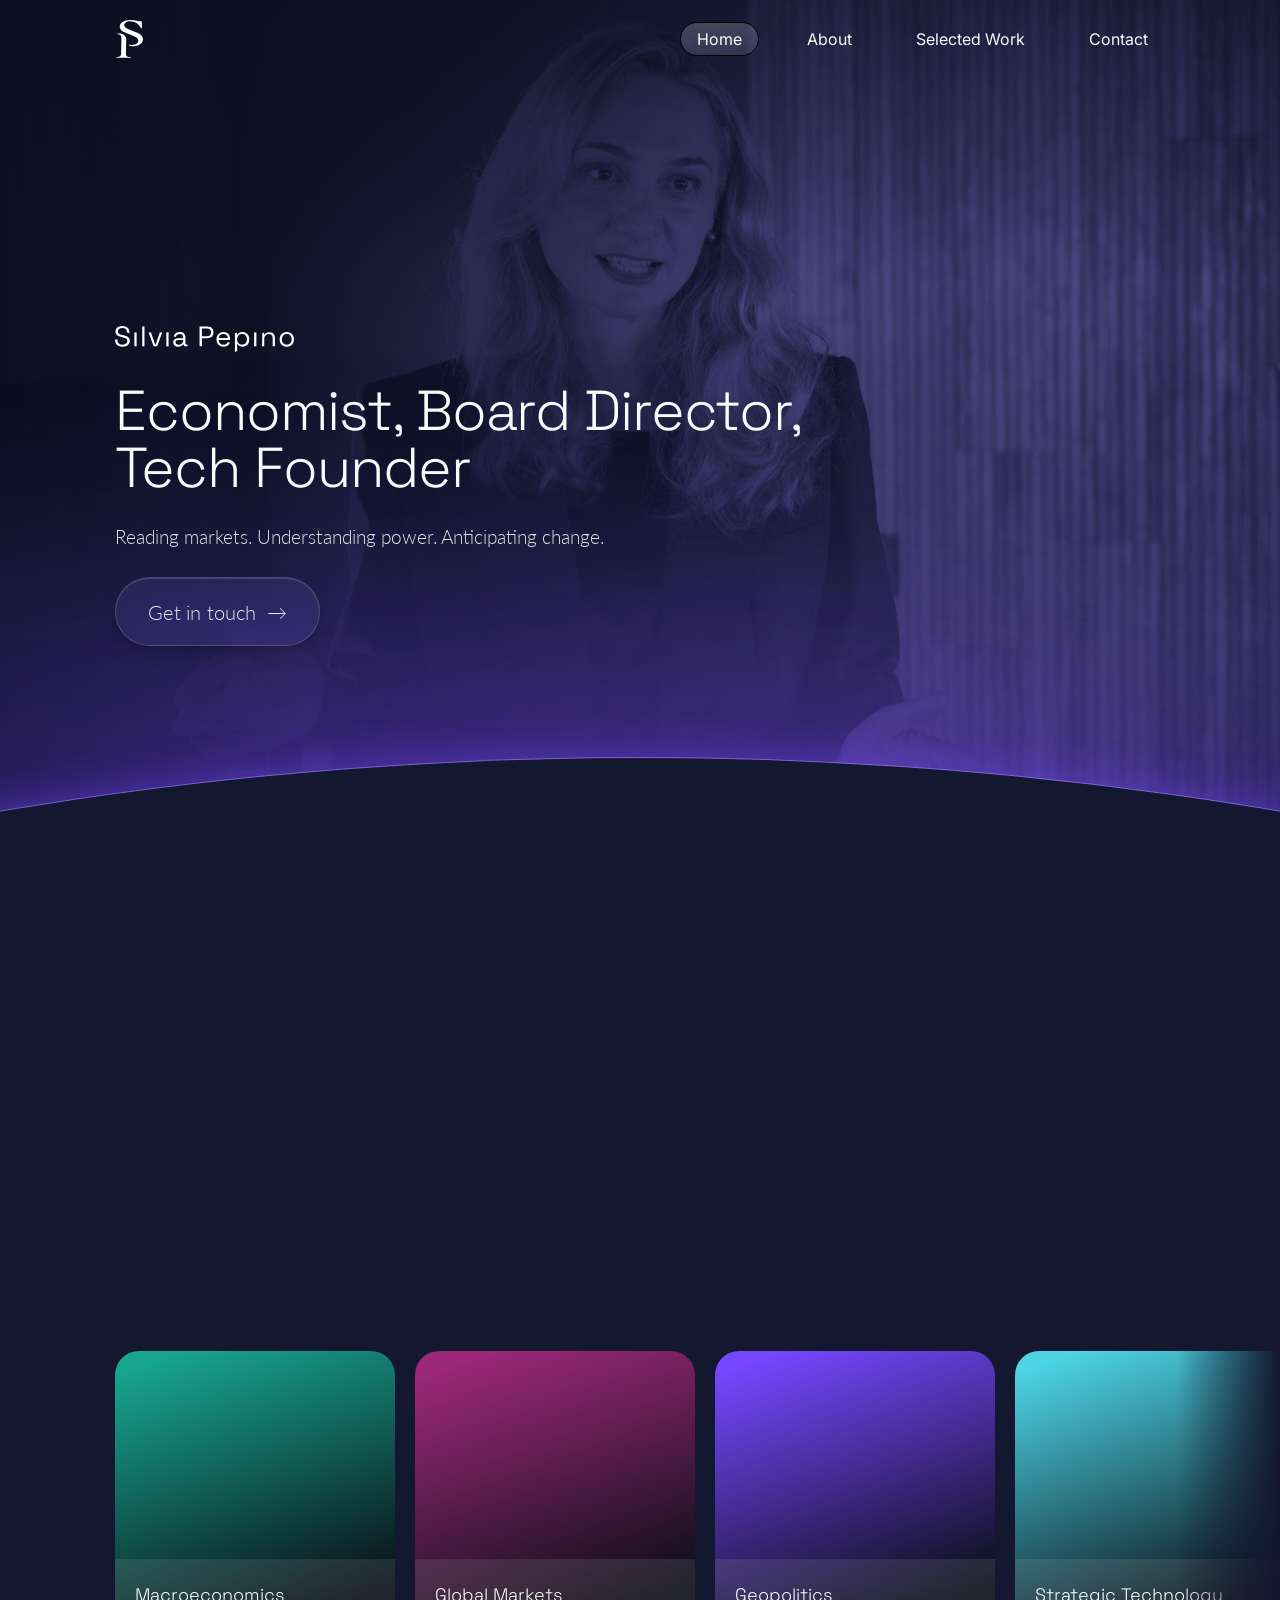
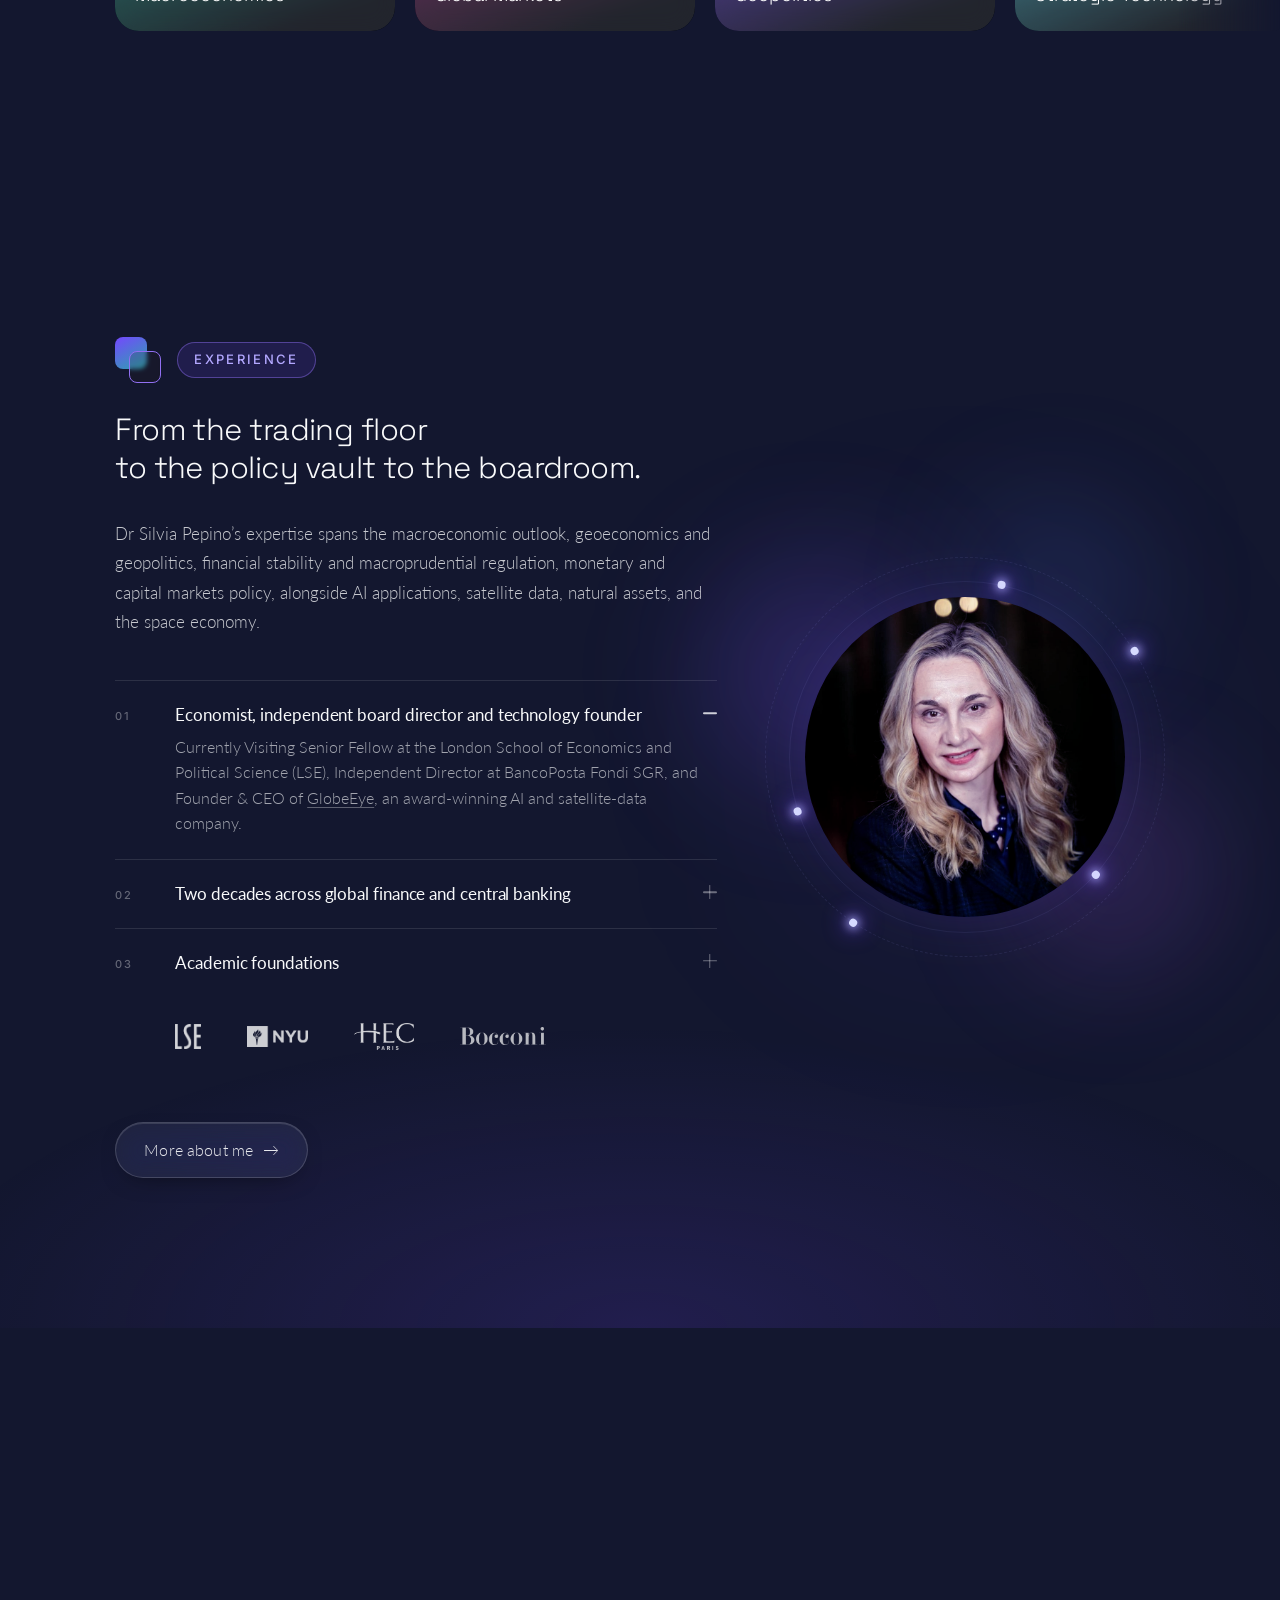
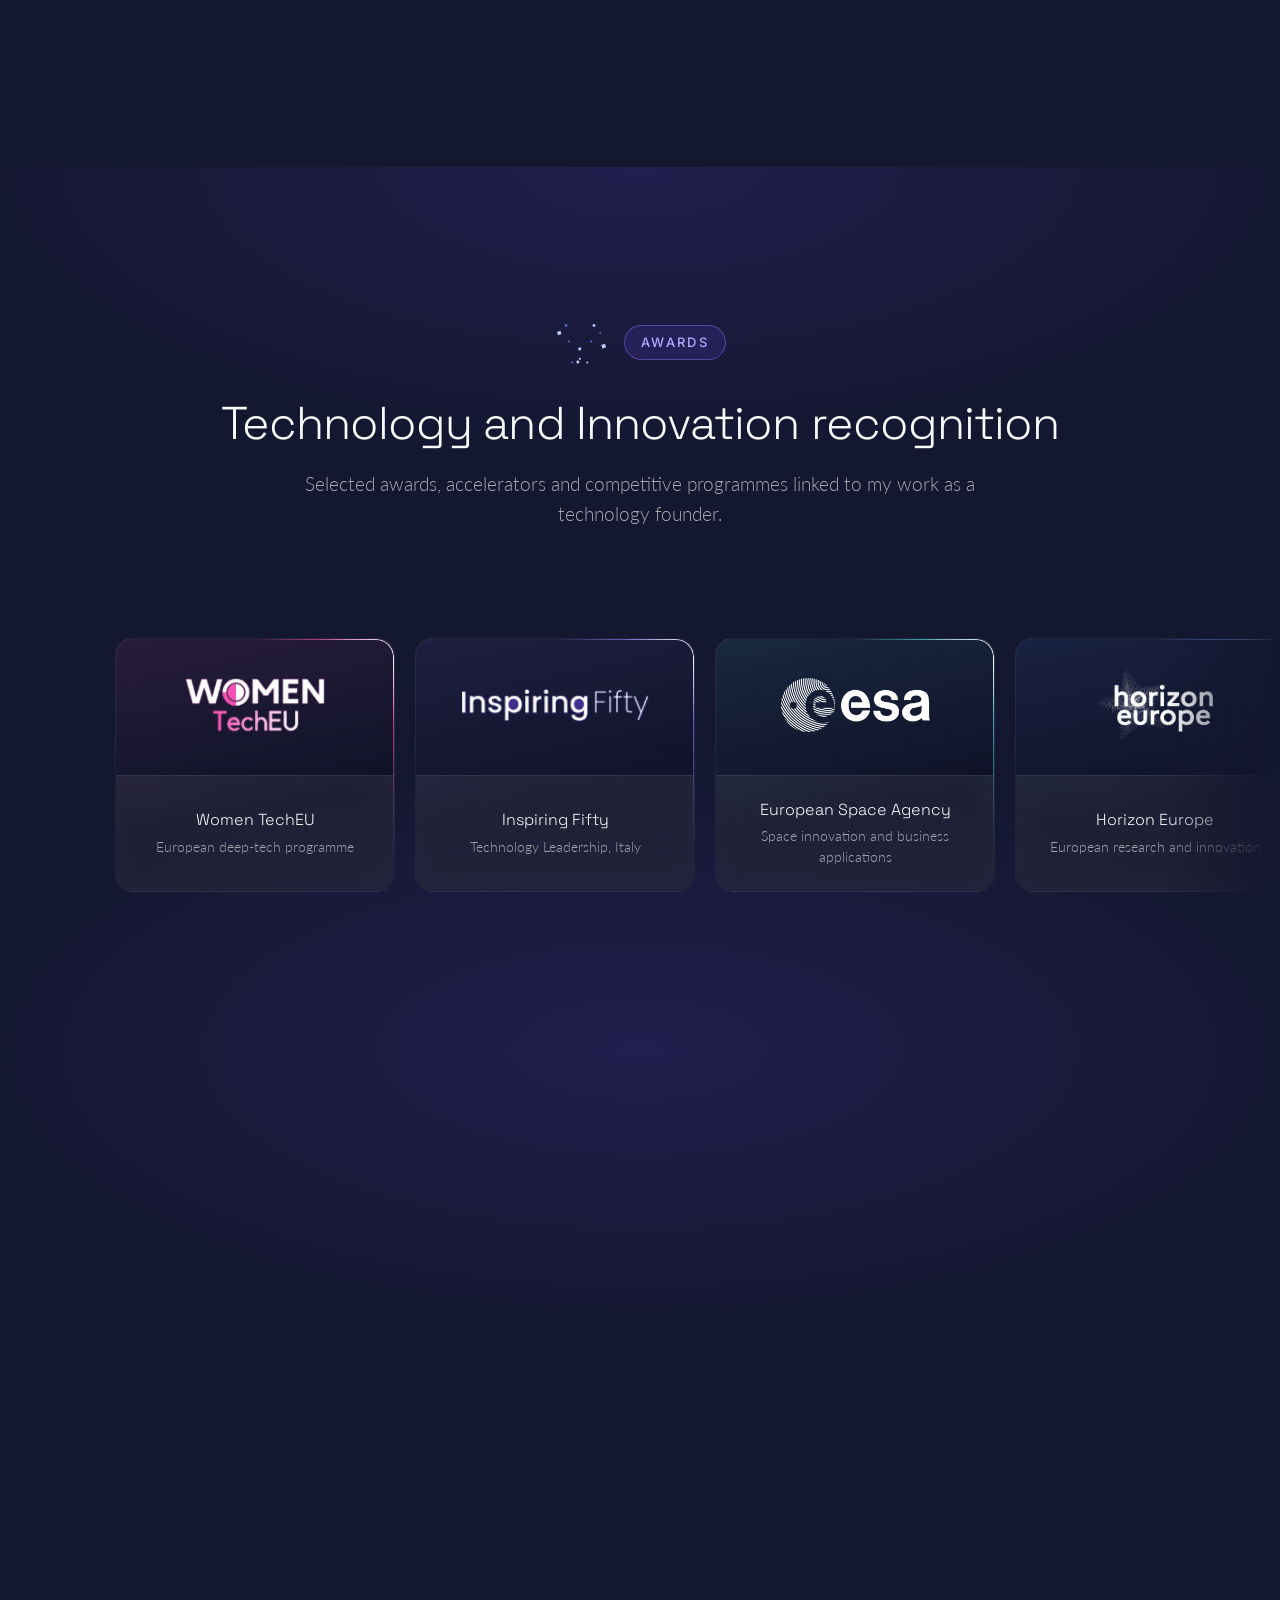
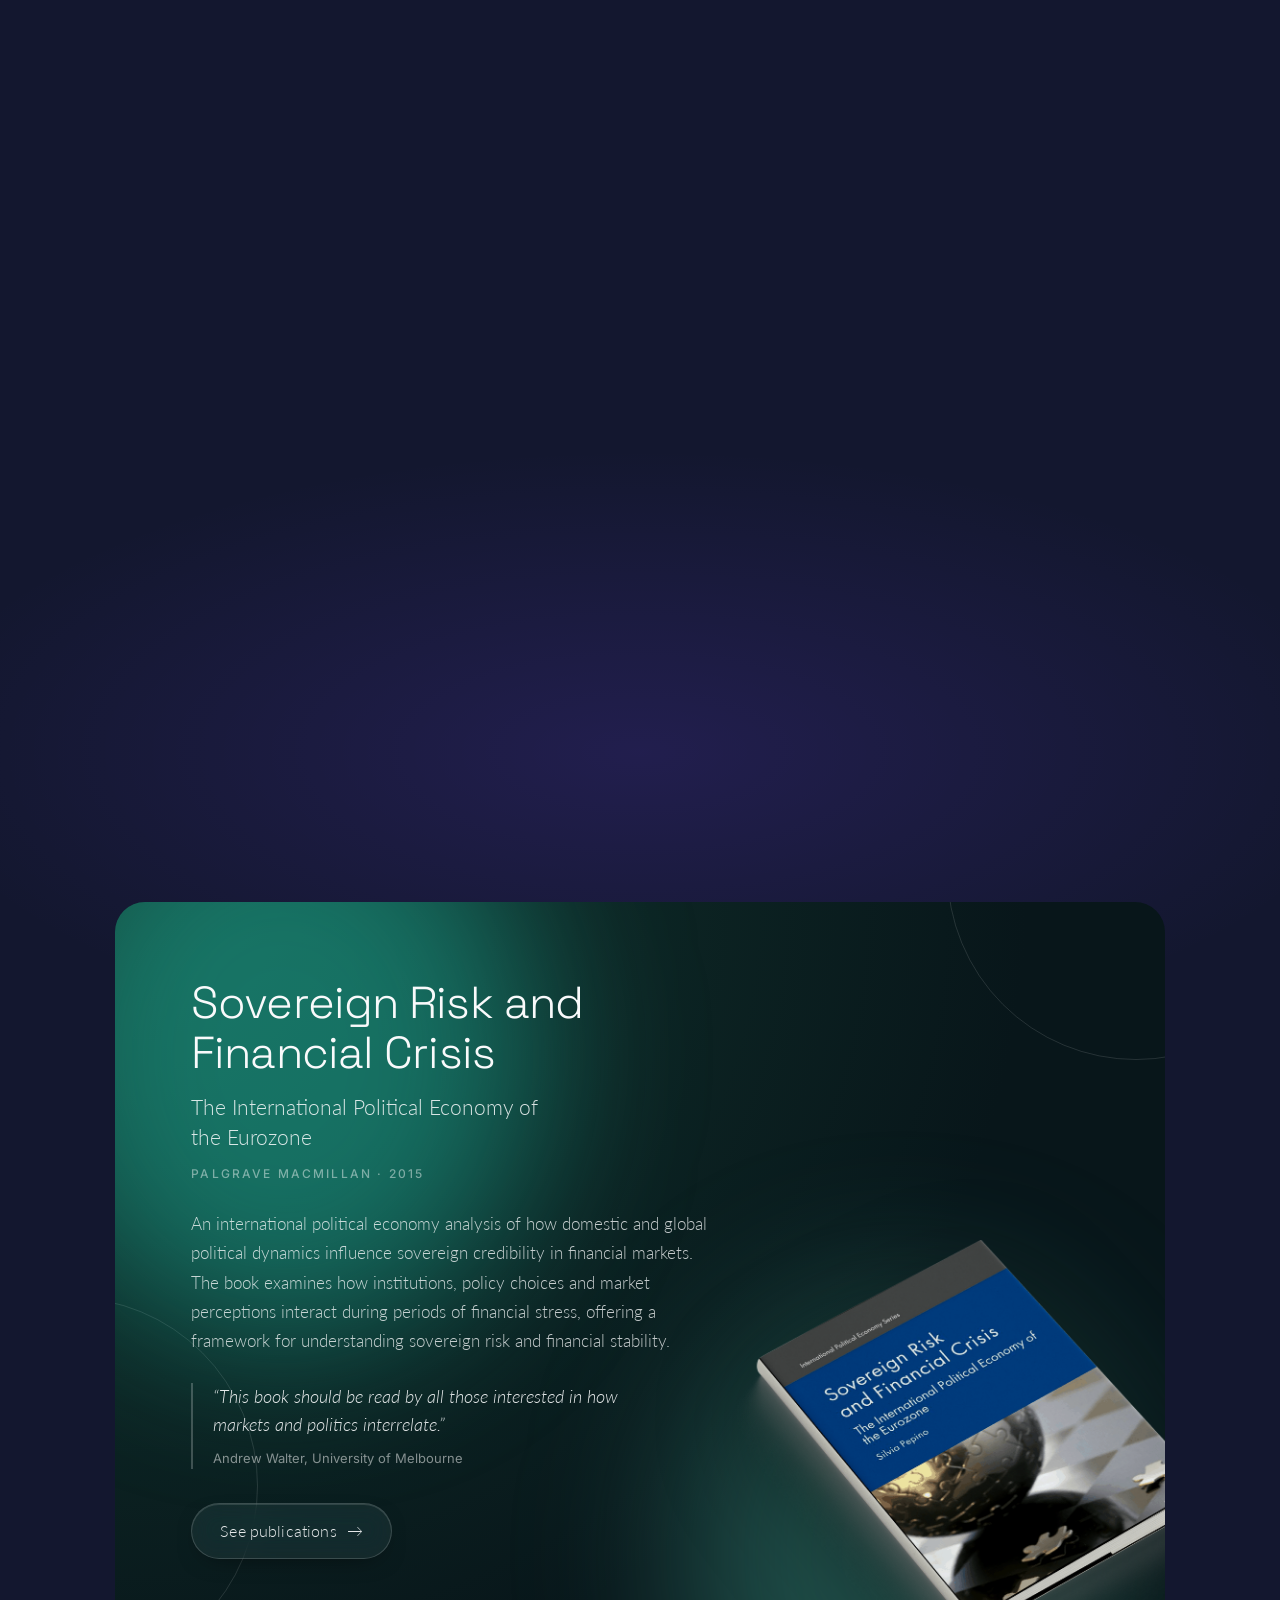
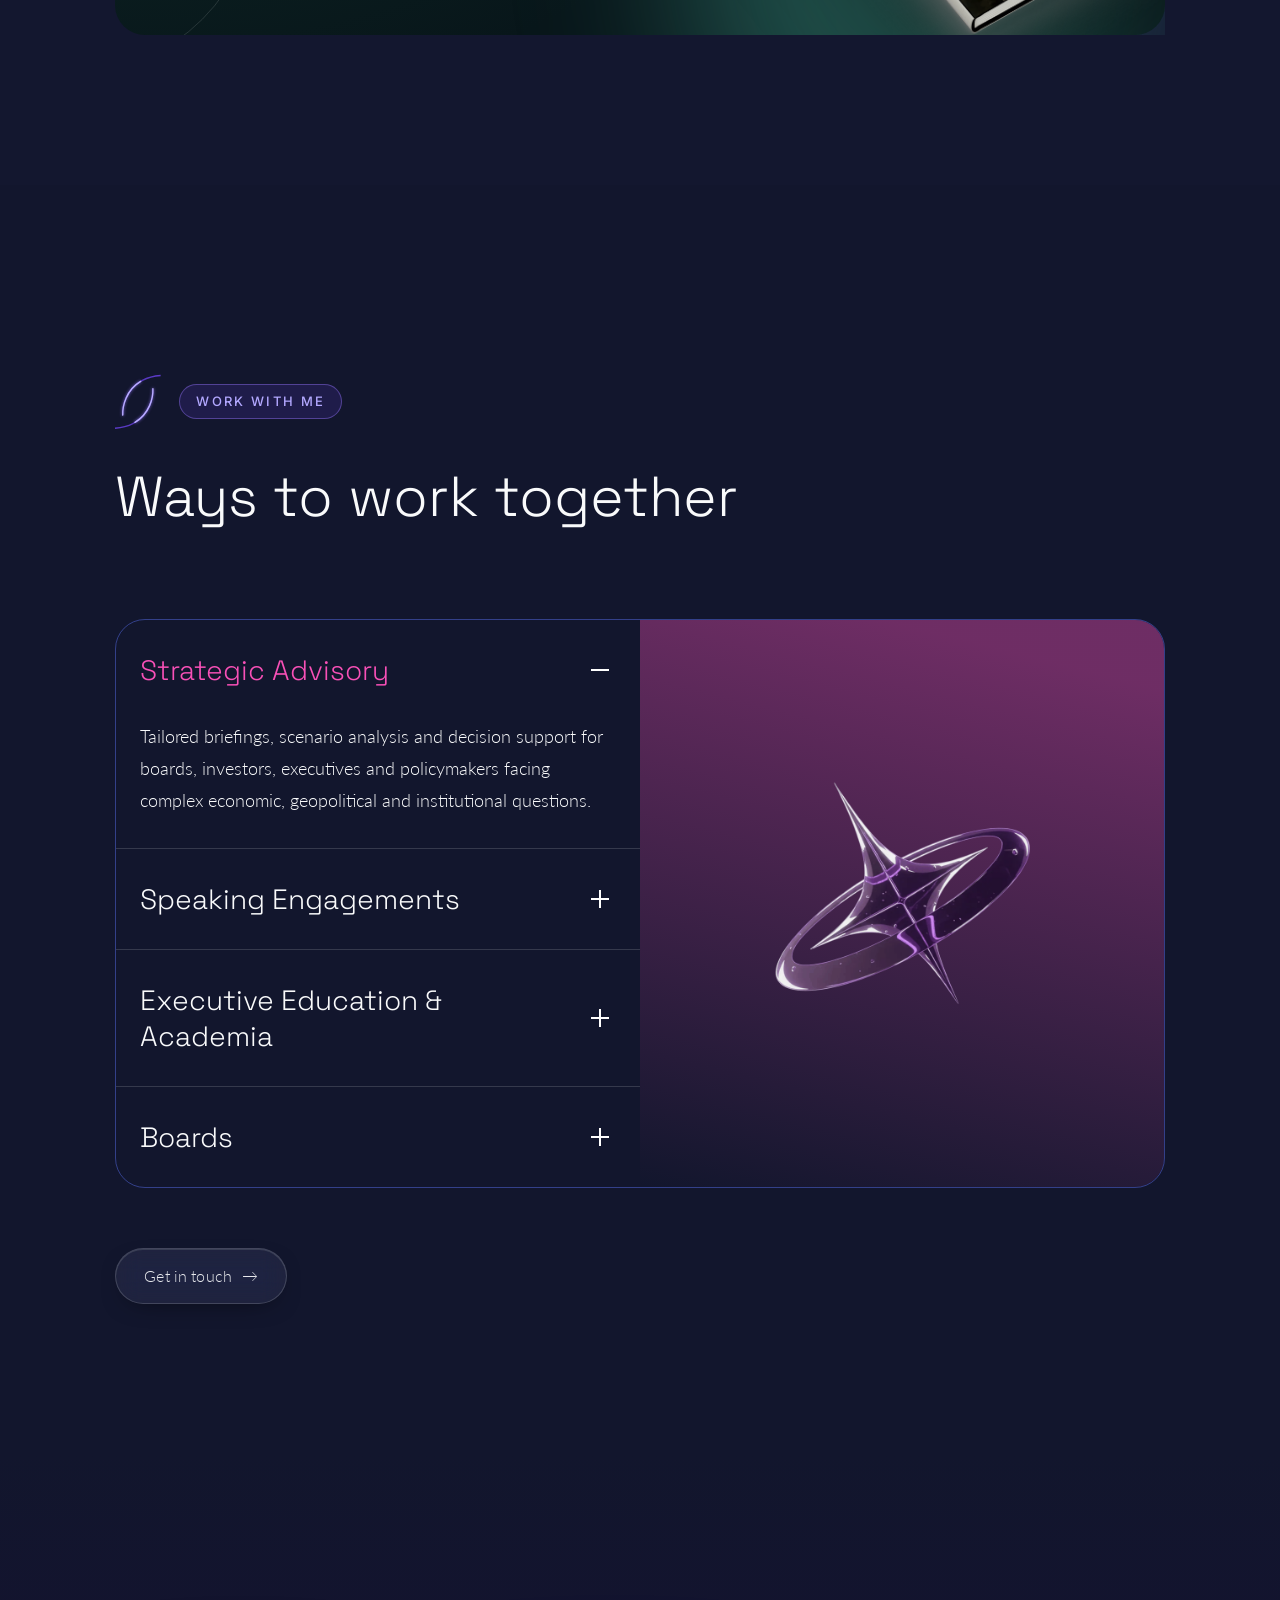
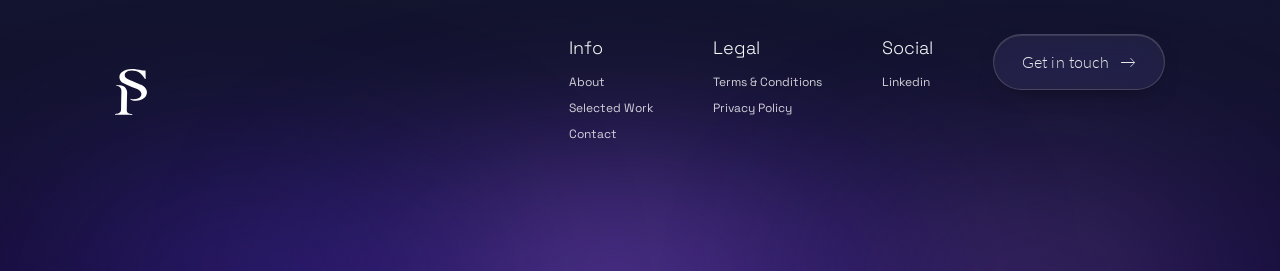
<file: index.html>
<!DOCTYPE html>
<html lang="en">
<head>
<meta charset="UTF-8" />
<meta name="viewport" content="width=device-width, initial-scale=1.0" />
<title>Dr Silvia Pepino | Economist, Board Director &amp; Tech Founder</title>
<meta name="description" content="Economist, independent board director and technology founder working across macroeconomics, geoeconomics, international finance and strategic technology." />
<link rel="canonical" href="https://silviapepino.com/" />

<!-- Link previews (WhatsApp, LinkedIn, iMessage, Slack, X) -->
<meta property="og:type" content="website" />
<meta property="og:site_name" content="Dr Silvia Pepino" />
<meta property="og:url" content="https://silviapepino.com/" />
<meta property="og:title" content="Dr Silvia Pepino &mdash; Economist, Board Director, Tech Founder" />
<meta property="og:description" content="Economist, independent board director and technology founder working across macroeconomics, geoeconomics, international finance and strategic technology." />
<meta property="og:locale" content="en_GB" />
<meta property="og:image" content="https://silviapepino.com/assets/images/og-cover.jpg" />
<meta property="og:image:secure_url" content="https://silviapepino.com/assets/images/og-cover.jpg" />
<meta property="og:image:type" content="image/jpeg" />
<meta property="og:image:width" content="1200" />
<meta property="og:image:height" content="630" />
<meta property="og:image:alt" content="Dr Silvia Pepino &mdash; Economist, Board Director, Tech Founder" />
<meta name="twitter:card" content="summary_large_image" />
<meta name="twitter:title" content="Dr Silvia Pepino &mdash; Economist, Board Director, Tech Founder" />
<meta name="twitter:description" content="Economist, independent board director and technology founder working across macroeconomics, geoeconomics, international finance and strategic technology." />
<meta name="twitter:image" content="https://silviapepino.com/assets/images/og-cover.jpg" />
<link rel="icon" href="/favicon.ico" sizes="32x32" />
<link rel="icon" href="/assets/favicon/favicon.svg" type="image/svg+xml" />
<link rel="apple-touch-icon" href="/assets/favicon/apple-touch-icon.png" />
<link rel="manifest" href="/site.webmanifest" />
<meta name="theme-color" content="#13172f" />
<meta name="author" content="Dr Silvia Pepino" />
<meta name="robots" content="index, follow, max-image-preview:large, max-snippet:-1" />
<link rel="preconnect" href="https://fonts.googleapis.com" />
<link rel="preconnect" href="https://fonts.gstatic.com" crossorigin />
<link href="https://fonts.googleapis.com/css2?family=Space+Grotesk:wght@300;400;500;600&family=Lato:ital,wght@0,300;0,400;0,700;1,400&family=Inter:wght@400;500&display=swap" rel="stylesheet" />
<link rel="stylesheet" href="/css/styles.css" />
<!-- Structured data: tells Google who she is, what she works on
     and how the pages relate. Test with the Rich Results Test. -->
<script type="application/ld+json">
{
  "@context": "https://schema.org",
  "@graph": [
    {
      "@type": "WebSite",
      "@id": "https://silviapepino.com/#website",
      "url": "https://silviapepino.com/",
      "name": "Dr Silvia Pepino",
      "inLanguage": "en-GB",
      "publisher": {
        "@id": "https://silviapepino.com/#person"
      }
    },
    {
      "@type": "Person",
      "@id": "https://silviapepino.com/#person",
      "name": "Silvia Pepino",
      "givenName": "Silvia",
      "familyName": "Pepino",
      "honorificPrefix": "Dr",
      "jobTitle": [
        "Economist",
        "Independent Board Director",
        "Founder & CEO"
      ],
      "description": "Economist, independent board director and technology founder working across macroeconomics, geoeconomics, international finance and strategic technology.",
      "url": "https://silviapepino.com/",
      "image": "https://silviapepino.com/assets/images/silvia-about.jpg",
      "email": "mailto:info@silviapepino.com",
      "knowsLanguage": [
        "en",
        "it",
        "fr",
        "es"
      ],
      "knowsAbout": [
        "Macroeconomics",
        "Global markets",
        "Geopolitics",
        "Geoeconomics",
        "International political economy",
        "Sovereign risk",
        "Financial stability",
        "Macroprudential policy",
        "Monetary policy",
        "Capital markets",
        "Corporate governance",
        "Artificial intelligence",
        "Satellite data",
        "Earth observation",
        "Space economy",
        "Natural capital",
        "Carbon finance"
      ],
      "alumniOf": [
        {
          "@type": "CollegeOrUniversity",
          "name": "London School of Economics and Political Science",
          "sameAs": "https://www.lse.ac.uk/"
        },
        {
          "@type": "CollegeOrUniversity",
          "name": "NYU Stern School of Business",
          "sameAs": "https://www.stern.nyu.edu/"
        },
        {
          "@type": "CollegeOrUniversity",
          "name": "HEC Paris",
          "sameAs": "https://www.hec.edu/"
        },
        {
          "@type": "CollegeOrUniversity",
          "name": "Bocconi University",
          "sameAs": "https://www.unibocconi.it/"
        }
      ],
      "worksFor": {
        "@type": "Organization",
        "name": "GlobeEye",
        "url": "https://www.globeeye.eu/"
      },
      "affiliation": [
        {
          "@type": "Organization",
          "name": "London School of Economics and Political Science",
          "sameAs": "https://www.lse.ac.uk/"
        },
        {
          "@type": "Organization",
          "name": "BancoPosta Fondi SGR"
        }
      ],
      "sameAs": [
        "https://www.linkedin.com/in/silviapepino/",
        "https://www.lse.ac.uk/people/silvia-pepino",
        "https://www.globeeye.eu/"
      ]
    }
  ]
}
</script>
</head>
<body class="page-home">

<header class="nav">
  <div class="nav__inner">
    <a href="/" class="nav__logo">
      <img fetchpriority="high" width="129" height="186" src="/assets/logos/monogram.svg" alt="Silvia Pepino" />
    </a>
    <nav class="nav__links" id="navLinks">
      <a href="/" class="active">Home</a>
      <a href="/about/">About</a>
      <a href="/publications/">Selected Work</a>
      <a href="/contact/">Contact</a>
    </nav>
    <button class="nav__toggle" id="navToggle" aria-label="Toggle menu" aria-expanded="false">
      <span></span><span></span><span></span>
    </button>
  </div>
</header>

<main id="top">

  <!-- Hero -->
  <section class="section hero hero--photobg">
    <canvas class="hero__stars star-field" id="heroStars" aria-hidden="true"></canvas>
    <div class="hero__photo" aria-hidden="true">
      <img fetchpriority="high" width="2000" height="1334" src="/assets/images/hero-bg-podium.jpg" alt="" />
    </div>
    <span class="hero__aurora" aria-hidden="true"></span>
    <span class="hero__deco" aria-hidden="true"></span>
    <div class="hero__layout">
      <div class="hero__content reveal">
        <img fetchpriority="high" width="693" height="101" class="hero__wordmark" src="/assets/logos/wordmark.svg" alt="Silvia Pepino" />
        <h1>Economist, Board Director,<br />Tech Founder</h1>
        <p>Reading markets. Understanding power. Anticipating change.</p>
        <a href="/contact/" class="btn btn-quiet">Get in touch <span aria-hidden="true">&rarr;</span></a>
      </div>
    </div>

  </section>

  <!-- Short intro -->
  <section class="section domains" id="about-intro">
    <div class="domains__intro reveal">
      <h2>Markets move together.<br />So should the analysis.</h2>
      <p class="domains__bio">Dr Silvia Pepino is an economist, board director and technology entrepreneur working across macroeconomics, geoeconomics, international finance and strategic technology.</p>
      <p class="domains__bio">Drawing on nearly three decades of leadership experience in global markets, central banking, investment management, corporate governance, academic research and technological innovation, she brings a distinctive perspective to the forces shaping markets, policy and strategy.</p>
    </div>
    <div class="domains__marquee">
      <div class="marquee-track" data-marquee data-speed="34">
        <article class="domain-card" style="--tint: #17a58f;">
          <img loading="lazy" decoding="async" width="560" height="560" class="domain-card__img" src="/assets/images/topic-macro.png" alt="" />
          <div class="domain-card__label">Macroeconomics</div>
        </article>
        <article class="domain-card" style="--tint: #9d287a;">
          <img loading="lazy" decoding="async" width="560" height="560" class="domain-card__img" src="/assets/images/topic-finance.png" alt="" />
          <div class="domain-card__label">Global Markets</div>
        </article>
        <article class="domain-card" style="--tint: #7547ff;">
          <img loading="lazy" decoding="async" width="560" height="560" class="domain-card__img" src="/assets/images/topic-geo.png" alt="" />
          <div class="domain-card__label">Geopolitics</div>
        </article>
        <article class="domain-card" style="--tint: #4cd3e4;">
          <img loading="lazy" decoding="async" width="560" height="560" class="domain-card__img" src="/assets/images/topic-tech.png" alt="" />
          <div class="domain-card__label">Strategic Technology</div>
        </article>
        <article class="domain-card" style="--tint: #3b5bdb;">
          <img loading="lazy" decoding="async" width="560" height="560" class="domain-card__img" src="/assets/images/topic-space.png" alt="" />
          <div class="domain-card__label">Space Economy</div>
        </article>
        <article class="domain-card" style="--tint: #8d77cc;">
          <img loading="lazy" decoding="async" width="560" height="560" class="domain-card__img" src="/assets/images/topic-policy.png" alt="" />
          <div class="domain-card__label">Capital Markets &amp; Banking Regulation</div>
        </article>
        <article class="domain-card" style="--tint: #4a7dff;">
          <img loading="lazy" decoding="async" width="560" height="560" class="domain-card__img" src="/assets/images/topic-governance.png" alt="" />
          <div class="domain-card__label">Boards</div>
        </article>
        <article class="domain-card" style="--tint: #1eb59e;">
          <img loading="lazy" decoding="async" width="560" height="560" class="domain-card__img" src="/assets/images/topic-sustainability.png" alt="" />
          <div class="domain-card__label">Sustainability &amp; Climate</div>
        </article>
      </div>
    </div>
  </section>

  <!-- Domains/decisions graph — PARKED. Remove "is-parked" to bring it back. -->
  <section class="section graph is-parked" id="domains-graph">
    <div class="graph__intro">
      <h2>Four domains.<br />Six decisions.<br /><span>Sharper judgement.</span></h2>
      <p class="graph__lede">Where macroeconomics, geopolitics, finance and technology interact to shape better decisions.</p>
    </div>

    <div class="graph__canvas" id="graphCanvas">
      <svg class="graph__wires" id="graphWires" aria-hidden="true" focusable="false"></svg>

      <p class="graph__group">The four domains</p>

      <div class="graph__row graph__row--domains" id="graphDomains">
        <article class="node-card" style="--accent: #17a58f;">
          <img loading="lazy" decoding="async" width="560" height="560" class="node-card__img" src="/assets/images/topic-macro.png" alt="" />
          <div class="node-card__label">Macroeconomics</div>
          <span class="node-card__bar"></span>
        </article>
        <article class="node-card" style="--accent: #7547ff;">
          <img loading="lazy" decoding="async" width="560" height="560" class="node-card__img" src="/assets/images/topic-geo.png" alt="" />
          <div class="node-card__label">Geopolitics</div>
          <span class="node-card__bar"></span>
        </article>
        <article class="node-card" style="--accent: #d0468f;">
          <img loading="lazy" decoding="async" width="560" height="560" class="node-card__img" src="/assets/images/topic-finance.png" alt="" />
          <div class="node-card__label">Finance</div>
          <span class="node-card__bar"></span>
        </article>
        <article class="node-card" style="--accent: #4cd3e4;">
          <img loading="lazy" decoding="async" width="560" height="560" class="node-card__img" src="/assets/images/topic-tech.png" alt="" />
          <div class="node-card__label">Technology</div>
          <span class="node-card__bar"></span>
        </article>
      </div>

      <!-- Spacer the wires route through; measured by the graph script -->
      <div class="graph__gap" id="graphLabel">
        <p class="graph__group graph__group--mid">The decisions they shape</p>
      </div>

      <div class="graph__row graph__row--activities" id="graphActivities">
        <article class="activity-card" style="--accent: #4a7dff;">
          <span class="activity-card__icon">
            <svg viewBox="0 0 24 24" fill="none" stroke="currentColor" stroke-width="1.6" stroke-linecap="round" stroke-linejoin="round" aria-hidden="true">
              <circle cx="11" cy="13" r="7" /><circle cx="11" cy="13" r="3" />
              <path d="M16 8l3-3M19 5V2m0 3h3" />
            </svg>
          </span>
          <h3>Strategy</h3>
          <p>Direction &amp; Planning</p>
        </article>
        <article class="activity-card" style="--accent: #4fd07a;">
          <span class="activity-card__icon">
            <svg viewBox="0 0 24 24" fill="none" stroke="currentColor" stroke-width="1.6" stroke-linecap="round" stroke-linejoin="round" aria-hidden="true">
              <circle cx="12" cy="12" r="3.2" />
              <path d="M12 2.5v2.6M12 18.9v2.6M21.5 12h-2.6M5.1 12H2.5M18.7 5.3l-1.8 1.8M7.1 16.9l-1.8 1.8M18.7 18.7l-1.8-1.8M7.1 7.1L5.3 5.3" />
            </svg>
          </span>
          <h3>Capital allocation</h3>
          <p>Resource Deployment</p>
        </article>
        <article class="activity-card" style="--accent: #9170f2;">
          <span class="activity-card__icon">
            <svg viewBox="0 0 24 24" fill="none" stroke="currentColor" stroke-width="1.6" stroke-linecap="round" stroke-linejoin="round" aria-hidden="true">
              <path d="M12 2.6l7.2 3v6.1c0 4.3-3 8-7.2 9.7-4.2-1.7-7.2-5.4-7.2-9.7V5.6z" />
              <path d="M8.8 12l2.3 2.3 4.1-4.4" />
            </svg>
          </span>
          <h3>Risk</h3>
          <p>Identify &amp; Mitigate</p>
        </article>
        <article class="activity-card" style="--accent: #4a7dff;">
          <span class="activity-card__icon">
            <svg viewBox="0 0 24 24" fill="none" stroke="currentColor" stroke-width="1.6" stroke-linecap="round" stroke-linejoin="round" aria-hidden="true">
              <path d="M3 9.4L12 4l9 5.4M4.8 9.4v8.4M9.6 9.4v8.4M14.4 9.4v8.4M19.2 9.4v8.4M2.6 20.6h18.8" />
            </svg>
          </span>
          <h3>Governance</h3>
          <p>Oversight &amp; Accountability</p>
        </article>
        <article class="activity-card" style="--accent: #4cd3e4;">
          <span class="activity-card__icon">
            <svg viewBox="0 0 24 24" fill="none" stroke="currentColor" stroke-width="1.6" stroke-linecap="round" stroke-linejoin="round" aria-hidden="true">
              <path d="M14 2.6H6.8a1.8 1.8 0 0 0-1.8 1.8v15.2a1.8 1.8 0 0 0 1.8 1.8h10.4a1.8 1.8 0 0 0 1.8-1.8V7.6z" />
              <path d="M14 2.6v5h5M8.6 13h6.8M8.6 17h4.6" />
            </svg>
          </span>
          <h3>Policy</h3>
          <p>Rules &amp; Frameworks</p>
        </article>
        <article class="activity-card" style="--accent: #1eb59e;">
          <span class="activity-card__icon">
            <svg viewBox="0 0 24 24" fill="none" stroke="currentColor" stroke-width="1.6" stroke-linecap="round" stroke-linejoin="round" aria-hidden="true">
              <path d="M20.4 3.6c0 8.4-3.9 12.6-9.4 12.6a5.6 5.6 0 0 1-5.6-5.6c0-5.2 4.6-7 15-7z" />
              <path d="M4.2 20.4c1.4-4.8 4.6-8.4 9.6-10.8" />
            </svg>
          </span>
          <h3>Sustainability</h3>
          <p>Impact &amp; Transition</p>
        </article>
      </div>
    </div>

    <div class="graph__note reveal">
      <span class="graph__note-icon" aria-hidden="true">
        <svg viewBox="0 0 24 24" fill="currentColor" focusable="false">
          <path d="M12 1.6c.7 5.6 4.8 9.7 10.4 10.4-5.6.7-9.7 4.8-10.4 10.4-.7-5.6-4.8-9.7-10.4-10.4C7.2 11.3 11.3 7.2 12 1.6z" />
          <path d="M18.9 1.4c.26 2.05 1.75 3.54 3.8 3.8-2.05.26-3.54 1.75-3.8 3.8-.26-2.05-1.75-3.54-3.8-3.8 2.05-.26 3.54-1.75 3.8-3.8z" opacity=".75" />
        </svg>
      </span>
      <div class="graph__note-body">
        <p>The global environment is being reshaped by geopolitical fragmentation, geoeconomic competition, rapid technological change and the growing strategic role of finance. Geopolitics is redirecting trade, supply chains and investment. Strategic technologies are redefining economic power and competitive advantage. Capital conditions set the room for manoeuvre available to governments, companies and investors.</p>
        <p>Decisions on strategy, capital allocation, risk, governance and policy now depend on several of these systems at once. Understanding this environment requires both deep expertise in each field and frameworks capable of connecting them.</p>
        <p>Drawing on nearly three decades of analysis and decision-making in global markets, including as a chief economist, as well as in central banking, research and innovation, technology entrepreneurship and board governance, I help investors, executives and policymakers see the connections that matter, assess their implications and choose the way forward.</p>
      </div>
    </div>
  </section>

  <!-- About Silvia -->
  <section class="section about" id="about">
    <div class="reveal">
      <div class="about__eyebrow">
        <span class="eyebrow-icon eyebrow-icon--lg eyebrow-icon--spin" aria-hidden="true"></span>
        <span class="tag">Experience</span>
      </div>
      <h2 class="about__title">From the trading floor<br />to the policy vault to the boardroom.</h2>

      <div class="about__lede">
        <p>Dr Silvia Pepino&rsquo;s expertise spans the macroeconomic outlook, geoeconomics and geopolitics, financial stability and macroprudential regulation, monetary and capital markets policy, alongside AI applications, satellite data, natural assets, and the space economy.</p>
      </div>

      <ol class="creds">
        <li class="cred is-open">
          <span class="cred__num" aria-hidden="true">01</span>
          <div class="cred__text">
            <h3 class="cred__title">
              <button type="button" class="cred__toggle" aria-expanded="true" aria-controls="cred-panel-1">
                Economist, independent board director and technology founder
                <span class="cred__sign" aria-hidden="true"></span>
              </button>
            </h3>
            <div class="cred__panel" id="cred-panel-1">
              <div class="cred__panel-inner">
                <p>Currently Visiting Senior Fellow at the London School of Economics and Political Science (LSE), Independent Director at BancoPosta Fondi SGR, and Founder &amp; CEO of <a href="https://www.globeeye.eu/" target="_blank" rel="noopener">GlobeEye</a>, an award-winning AI and satellite-data company.</p>
              </div>
            </div>
          </div>
        </li>
        <li class="cred">
          <span class="cred__num" aria-hidden="true">02</span>
          <div class="cred__text">
            <h3 class="cred__title">
              <button type="button" class="cred__toggle" aria-expanded="false" aria-controls="cred-panel-2">
                Two decades across global finance and central banking
                <span class="cred__sign" aria-hidden="true"></span>
              </button>
            </h3>
            <div class="cred__panel" id="cred-panel-2">
              <div class="cred__panel-inner">
                <p>Including senior roles at J.P. Morgan, Brevan Howard and the Bank of England, and experience as a Chief Economist.</p>
              </div>
            </div>
          </div>
        </li>
        <li class="cred">
          <span class="cred__num" aria-hidden="true">03</span>
          <div class="cred__text">
            <h3 class="cred__title">
              <button type="button" class="cred__toggle" aria-expanded="false" aria-controls="cred-panel-3">
                Academic foundations
                <span class="cred__sign" aria-hidden="true"></span>
              </button>
            </h3>
            <div class="cred__panel" id="cred-panel-3">
              <div class="cred__panel-inner">
                <p>PhD in International Political Economy, LSE; TRIUM Global Executive MBA (NYU Stern, HEC Paris, LSE); BSc/MSc in Economics, Bocconi. Author of <cite>Sovereign Risk and Financial Crisis</cite> (Palgrave Macmillan).</p>
              </div>
            </div>
          </div>
        </li>
      </ol>

      <!-- Academic band. Each logo is white-on-transparent; the per-item
           height below is tuned so all four carry the same optical weight
           rather than the same raw height. -->
      <ul class="unis" aria-label="Academic affiliations">
        <li class="uni">
          <img loading="lazy" decoding="async" width="225" height="222" src="/assets/logos/uni-lse.png" alt="London School of Economics" style="--uni-h: 25px" />
        </li>
        <li class="uni">
          <img loading="lazy" decoding="async" width="640" height="218" src="/assets/logos/uni-nyu.png" alt="NYU Stern" style="--uni-h: 21px" />
        </li>
        <li class="uni">
          <img loading="lazy" decoding="async" width="353" height="158" src="/assets/logos/uni-hec.png" alt="HEC Paris" style="--uni-h: 27px" />
        </li>
        <li class="uni">
          <img loading="lazy" decoding="async" width="540" height="113" src="/assets/logos/uni-bocconi.png" alt="Bocconi University" style="--uni-h: 18px" />
        </li>
      </ul>

      <a href="/about/" class="btn btn-quiet">More about me <span aria-hidden="true">&rarr;</span></a>
    </div>
    <div class="about__visual">
      <div class="orbits">
        <span class="orbit-haze orbit-haze--1" aria-hidden="true"></span>
        <span class="orbit-haze orbit-haze--2" aria-hidden="true"></span>
        <span class="orbit-haze orbit-haze--3" aria-hidden="true"></span>

        <span class="orbit orbit--inner" aria-hidden="true"></span>
        <span class="orbit orbit--outer" aria-hidden="true"></span>

        <div class="orbit-track orbit-track--inner" aria-hidden="true">
          <span class="orbit-light" style="--a: 12deg; --delay: 0s"></span>
          <span class="orbit-light" style="--a: 132deg; --delay: 1.4s"></span>
          <span class="orbit-light" style="--a: 252deg; --delay: 2.6s"></span>
        </div>

        <div class="orbit-track orbit-track--outer" aria-hidden="true">
          <span class="orbit-light" style="--a: 58deg; --delay: 0.7s"></span>
          <span class="orbit-light" style="--a: 214deg; --delay: 2.1s"></span>
        </div>

        <img loading="lazy" decoding="async" width="900" height="900" class="orbit-portrait" src="/assets/images/silvia-portrait-2.jpg" alt="Portrait of Dr Silvia Pepino" />
      </div>
    </div>
  </section>

  <!-- Plato quote -->
  <!-- Star field removed so the line sits on the plain page background and
       reads as part of the flow rather than as its own band. The shooting
       stars stay: they cross the section without filling it. -->
  <section class="section quote quote--plato">
    <span class="shooting-star" aria-hidden="true"></span>
    <span class="shooting-star shooting-star--faint" aria-hidden="true"></span>
    <figure class="reveal">
      <blockquote>
        <span aria-hidden="true">&ldquo;</span>Economics, politics and technology are often studied separately. The decisions that matter today are made where markets, power and innovation meet.<span aria-hidden="true">&rdquo;</span>
      </blockquote>
    </figure>
  </section>

  <!-- Awards -->
  <section class="section awards" id="publications">
    <span class="section-glow" aria-hidden="true"></span>
    <div class="awards__head reveal">
      <div class="section-eyebrow">
        <svg class="constellation" viewBox="0 0 163 160" aria-hidden="true" focusable="false">
          <!-- Trophy drawn as constellation lines -->
          <g class="constellation__lines">
            <path d="M48 38 L115 38 L108 76 L81 94 L55 76 Z" />
            <path d="M48 46 L33 56 L40 74 L56 78" />
            <path d="M115 46 L130 56 L123 74 L107 78" />
            <path d="M81 94 L81 118" />
            <path d="M81 118 L70 127 M81 118 L92 127 M63 127 L99 127" />
          </g>

          <g class="constellation__dots">
            <circle cx="48" cy="38" r="3.4" /><circle cx="115" cy="38" r="3.4" />
            <circle cx="108" cy="76" r="2.6" /><circle cx="81" cy="94" r="3.8" />
            <circle cx="55" cy="76" r="2.6" /><circle cx="33" cy="56" r="2.4" />
            <circle cx="130" cy="56" r="2.4" /><circle cx="81" cy="118" r="2.6" />
            <circle cx="63" cy="127" r="2.4" /><circle cx="99" cy="127" r="2.4" />
          </g>

          <!-- Sparkles carried over from the source artwork -->
          <g class="constellation__sparks">
            <path d="M140.791 81.7738C141.222 81.467 141.82 81.7767 141.818 82.3062C141.809 85.0427 142.656 87.7134 144.242 89.9437C144.549 90.3752 144.239 90.9729 143.71 90.971C140.973 90.9615 138.303 91.8091 136.072 93.3948C135.641 93.7016 135.043 93.3919 135.045 92.8624C135.054 90.126 134.207 87.4552 132.621 85.225C132.314 84.7935 132.624 84.1958 133.153 84.1976C135.89 84.2071 138.561 83.3595 140.791 81.7738Z" />
            <path d="M34.0618 50.5293C34.4677 50.2407 35.03 50.532 35.0283 51.0301C35.0193 53.6043 35.8167 56.1167 37.3084 58.2148C37.597 58.6207 37.3056 59.1829 36.8076 59.1812C34.2333 59.1723 31.7209 59.9696 29.6229 61.4613C29.217 61.7499 28.6547 61.4585 28.6564 60.9605C28.6654 58.3863 27.868 55.8738 26.3763 53.7758C26.0877 53.3699 26.3791 52.8076 26.8771 52.8094C29.4514 52.8183 31.9638 52.021 34.0618 50.5293Z" />
            <path d="M77.9657 121.491C78.263 121.279 78.6747 121.493 78.6735 121.857C78.6669 123.743 79.2508 125.582 80.3432 127.119C80.5546 127.416 80.3412 127.828 79.9765 127.827C78.0913 127.82 76.2514 128.404 74.715 129.496C74.4178 129.708 74.006 129.494 74.0073 129.13C74.0138 127.244 73.4299 125.405 72.3375 123.868C72.1262 123.571 72.3395 123.159 72.7043 123.16C74.5894 123.167 76.4293 122.583 77.9657 121.491Z" />
          </g>
        </svg>
        <span class="tag">Awards</span>
      </div>
      <h2 class="awards__title">Technology and Innovation recognition</h2>
      <p class="awards__lede">Selected awards, accelerators and competitive programmes linked to my work as a technology founder.</p>
    </div>

    <div class="awards__marquee">
      <div class="awards__track" id="awardsTrack">
      <article class="award-card" style="--accent: #f850b7; --logo-scale: 0.91;">
        <span class="award-card__mark award-card__mark--logo">
          <img loading="lazy" decoding="async" width="156" height="62" src="/assets/images/logo-womentecheu.png" alt="Women TechEU" />
        </span>
        <div class="award-card__body">
          <h3>Women TechEU</h3>
          <p>European deep-tech programme</p>
        </div>
      </article>

      <article class="award-card" style="--accent: #9170f2; --logo-scale: 1.0;">
        <span class="award-card__mark award-card__mark--logo">
          <img loading="lazy" decoding="async" width="196" height="37" src="/assets/images/logo-inspiring-fifty.png" alt="Inspiring Fifty" />
        </span>
        <div class="award-card__body">
          <h3>Inspiring Fifty</h3>
          <p>Technology Leadership, Italy</p>
        </div>
      </article>

      <article class="award-card" style="--accent: #4cd3e4; --logo-scale: 0.87;">
        <span class="award-card__mark award-card__mark--logo">
          <img loading="lazy" decoding="async" width="560" height="203" src="/assets/images/logo-esa.png" alt="European Space Agency" />
        </span>
        <div class="award-card__body">
          <h3>European Space Agency</h3>
          <p>Space innovation and business applications</p>
        </div>
      </article>

      <article class="award-card" style="--accent: #5c8dff; --logo-scale: 1.13;">
        <span class="award-card__mark award-card__mark--logo">
          <img loading="lazy" decoding="async" width="560" height="338" src="/assets/images/logo-horizon-europe.png" alt="Horizon Europe" />
        </span>
        <div class="award-card__body">
          <h3>Horizon Europe</h3>
          <p>European research and innovation</p>
        </div>
      </article>

      <article class="award-card" style="--accent: #7547ff; --logo-scale: 0.9;">
        <span class="award-card__mark award-card__mark--logo">
          <img loading="lazy" decoding="async" width="560" height="172" src="/assets/images/logo-cassini.png" alt="CASSINI EU" />
        </span>
        <div class="award-card__body">
          <h3>CASSINI EU</h3>
          <p>Space business accelerator</p>
        </div>
      </article>

      <article class="award-card" style="--accent: #1eb59e; --logo-scale: 1.0;">
        <span class="award-card__mark award-card__mark--logo">
          <img loading="lazy" decoding="async" width="560" height="269" src="/assets/images/logo-fit4start.png" alt="FIT 4 START" />
        </span>
        <div class="award-card__body">
          <h3>FIT 4 START</h3>
          <p>International start-up accelerator</p>
        </div>
      </article>

      <article class="award-card" style="--accent: #4fd07a; --logo-scale: 0.91;">
        <span class="award-card__mark award-card__mark--logo">
          <img loading="lazy" decoding="async" width="560" height="220" src="/assets/images/logo-standard-chartered.png" alt="Standard Chartered" />
        </span>
        <div class="award-card__body">
          <h3>Standard Chartered</h3>
          <p>International tech entrepreneurship</p>
        </div>
      </article>
      </div>
    </div>
  </section>

  <!-- Key ideas -->
  <section class="section ideas" id="ideas">
    <span class="section-glow" aria-hidden="true"></span>

    <div class="ideas__head reveal">
      <div>
        <div class="section-eyebrow">
          <img loading="lazy" decoding="async" width="87" height="85" class="eyebrow-glyph" src="/assets/icons/halo-glow.svg" alt="" aria-hidden="true" />
          <span class="tag">Ideas</span>
        </div>
        <h2 class="ideas__title">Key ideas<br />shaping my work</h2>
      </div>
      <p class="ideas__lede">The themes below reflect an understanding that began to take shape during my studies and early work as an applied macroeconomist in financial markets, and has been refined over time: real-world developments cannot be interpreted or anticipated through a single discipline, and sound decisions depend on reliable data and rigorous analysis.</p>
    </div>

    <div class="ideas__grid reveal">

      <article class="idea-card" style="--accent: #4cd3e4;">
        <img width="640" height="565" class="idea-card__art" src="/assets/images/idea-01-macro.png" alt="" aria-hidden="true" loading="lazy" />
        <div class="idea-card__top">
          <span class="idea-card__icon">
            <svg viewBox="0 0 24 24" fill="none" stroke="currentColor" stroke-width="1.5" stroke-linecap="round" stroke-linejoin="round" aria-hidden="true">
              <path d="M3 3v16.2a1.8 1.8 0 0 0 1.8 1.8H21" />
              <path d="M7 15.4l3.6-4.6 3.1 2.6 4.5-6" />
              <circle cx="10.6" cy="10.8" r="1.1" fill="currentColor" stroke="none" />
              <circle cx="13.7" cy="13.4" r="1.1" fill="currentColor" stroke="none" />
            </svg>
          </span>
          <span class="idea-card__num">01</span>
        </div>
        <h3>Macroeconomics and financial stability</h3>
        <p>I connect macroeconomic forecasting and policy analysis with their effects on markets and systemic risk. This reflects direct experience in macroprudential regulation, alongside work on monetary policy and the global outlook.</p>
      </article>

      <article class="idea-card" style="--accent: #d0468f;">
        <img width="640" height="511" class="idea-card__art" src="/assets/images/idea-02-power.png" alt="" aria-hidden="true" loading="lazy" />
        <div class="idea-card__top">
          <span class="idea-card__icon">
            <svg viewBox="0 0 24 24" fill="none" stroke="currentColor" stroke-width="1.5" stroke-linecap="round" stroke-linejoin="round" aria-hidden="true">
              <path d="M12 3.2v17.6M5 6.4h14M7.6 5.8L4 13.2h7.2z" />
              <path d="M16.4 5.8L12.8 13.2H20z" />
              <path d="M4 13.2a3.6 3.6 0 0 0 7.2 0M12.8 13.2a3.6 3.6 0 0 0 7.2 0M8.4 20.8h7.2" />
            </svg>
          </span>
          <span class="idea-card__num">02</span>
        </div>
        <h3>Market forces and political power</h3>
        <p>Economics and politics are inseparable. States, institutions and markets shape one another. Together, they influence how governments, investors and businesses act.</p>
      </article>

      <article class="idea-card" style="--accent: #7547ff;">
        <img width="640" height="467" class="idea-card__art" src="/assets/images/idea-03-finance.png" alt="" aria-hidden="true" loading="lazy" />
        <div class="idea-card__top">
          <span class="idea-card__icon">
            <svg viewBox="0 0 24 24" fill="none" stroke="currentColor" stroke-width="1.5" stroke-linecap="round" stroke-linejoin="round" aria-hidden="true">
              <ellipse cx="12" cy="6" rx="7.4" ry="3" />
              <path d="M4.6 6v5.4c0 1.66 3.31 3 7.4 3s7.4-1.34 7.4-3V6" />
              <path d="M4.6 11.4v5.4c0 1.66 3.31 3 7.4 3s7.4-1.34 7.4-3v-5.4" />
            </svg>
          </span>
          <span class="idea-card__num">03</span>
        </div>
        <h3>Finance for growth</h3>
        <p>Growth and strategic transformation require capital at scale. Deep, liquid and internationally connected capital markets are needed to finance technology, energy, infrastructure and future growth.</p>
      </article>

      <article class="idea-card" style="--accent: #1eb59e;">
        <img width="640" height="512" class="idea-card__art" src="/assets/images/idea-04-satellite.png" alt="" aria-hidden="true" loading="lazy" />
        <div class="idea-card__top">
          <span class="idea-card__icon">
            <svg viewBox="0 0 24 24" fill="none" stroke="currentColor" stroke-width="1.5" stroke-linecap="round" stroke-linejoin="round" aria-hidden="true">
              <circle cx="12" cy="12" r="3.4" />
              <path d="M12 2.2v3M12 18.8v3M2.2 12h3M18.8 12h3" />
              <path d="M5.1 5.1l2.1 2.1M16.8 16.8l2.1 2.1M18.9 5.1l-2.1 2.1M7.2 16.8l-2.1 2.1" />
            </svg>
          </span>
          <span class="idea-card__num">04</span>
        </div>
        <h3>Satellite technologies and AI</h3>
        <p>I recognised early that satellite data, AI and computing would transform how the physical world is measured, valued and governed. This is why I founded <a href="https://www.globeeye.eu/" target="_blank" rel="noopener">GlobeEye</a>, which applies satellite data, alternative data, and AI to environmental intelligence.</p>
      </article>
    </div>
  </section>

  <!-- Featured Book -->
  <section class="section book">
    <div class="book__panel reveal">
      <span class="book__glow book__glow--1" aria-hidden="true"></span>
      <span class="book__glow book__glow--2" aria-hidden="true"></span>
      <div class="book__copy">
        <h2>Sovereign Risk and Financial Crisis</h2>
        <p class="book__subtitle">The International Political Economy of the Eurozone</p>
        <p class="book__meta">Palgrave Macmillan &middot; 2015</p>
        <p>An international political economy analysis of how domestic and global political dynamics influence sovereign credibility in financial markets. The book examines how institutions, policy choices and market perceptions interact during periods of financial stress, offering a framework for understanding sovereign risk and financial stability.</p>
        <figure class="book__quote">
          <blockquote>&ldquo;This book should be read by all those interested in how markets and politics interrelate.&rdquo;</blockquote>
          <figcaption>Andrew Walter, University of Melbourne</figcaption>
        </figure>
        <a href="/publications/" class="btn btn-quiet">See publications <span aria-hidden="true">&rarr;</span></a>
      </div>
      <img loading="lazy" decoding="async" width="1000" height="979" class="book__cover" src="/assets/images/book-mockup.png" alt="Sovereign Risk and Financial Crisis — book cover" />
    </div>
  </section>

  <!-- Work & Engagements -->
  <section class="section work" id="work">
    <div class="section-eyebrow work__eyebrow reveal">
      <svg class="flow-lines" viewBox="0 0 119 138" aria-hidden="true" focusable="false">
        <defs>
          <linearGradient id="flowA" x1="69" y1="0.5" x2="69" y2="103" gradientUnits="userSpaceOnUse">
            <stop stop-color="#7547FF" /><stop offset="1" stop-color="#241959" />
          </linearGradient>
          <linearGradient id="flowB" x1="49" y1="137" x2="49" y2="34.5" gradientUnits="userSpaceOnUse">
            <stop stop-color="#7547FF" /><stop offset="1" stop-color="#241959" />
          </linearGradient>
        </defs>
        <path class="flow-lines__base" d="M20.0388 102.998C18.7055 71.4985 36.4388 6.89847 118.039 0.498474" stroke="url(#flowA)" />
        <path class="flow-lines__base" d="M98.0393 34.4985C99.3726 65.9985 81.6393 130.598 0.039299 136.998" stroke="url(#flowB)" />
        <!-- Travelling highlights riding the same two curves -->
        <path class="flow-lines__pulse" d="M20.0388 102.998C18.7055 71.4985 36.4388 6.89847 118.039 0.498474" />
        <path class="flow-lines__pulse flow-lines__pulse--b" d="M98.0393 34.4985C99.3726 65.9985 81.6393 130.598 0.039299 136.998" />
      </svg>
      <span class="tag">Work with me</span>
    </div>
    <h2 class="reveal">Ways to work together</h2>
    <div class="work__panel reveal">
      <div class="work__accordion" id="workAccordion">
        <div class="work__item active" style="--accent: #f850b7" data-visual="assets/images/work-star-graphic.png">
          <button class="work__item-head">
            <h3>Strategic Advisory</h3>
            <span class="work__item-icon" aria-hidden="true"></span>
          </button>
          <div class="work__item-body">
            <p>Tailored briefings, scenario analysis and decision support for boards, investors, executives and policymakers facing complex economic, geopolitical and institutional questions.</p>
            <div class="work__item-visual" aria-hidden="true">
              <img width="760" height="760" src="/assets/images/work-star-graphic.png" alt="" loading="lazy" />
            </div>
          </div>
        </div>
        <div class="work__item" style="--accent: #4cd3e4" data-visual="assets/images/work-speaking.png">
          <button class="work__item-head">
            <h3>Speaking Engagements</h3>
            <span class="work__item-icon" aria-hidden="true"></span>
          </button>
          <div class="work__item-body">
            <p>Keynotes, board briefings, investor presentations and moderated conversations for corporate, institutional and conference audiences.</p>
            <div class="work__item-visual" aria-hidden="true">
              <img width="760" height="738" src="/assets/images/work-speaking.png" alt="" loading="lazy" />
            </div>
          </div>
        </div>
        <div class="work__item" style="--accent: #7547ff" data-visual="assets/images/work-education.png">
          <button class="work__item-head">
            <h3>Executive Education &amp; Academia</h3>
            <span class="work__item-icon" aria-hidden="true"></span>
          </button>
          <div class="work__item-body">
            <p>Design of tailored masterclasses and executive-learning formats for senior audiences, alongside research projects, academic collaboration, seminars and interdisciplinary initiatives.</p>
            <div class="work__item-visual" aria-hidden="true">
              <img width="760" height="674" src="/assets/images/work-education.png" alt="" loading="lazy" />
            </div>
          </div>
        </div>
        <div class="work__item" style="--accent: #1eb59e" data-visual="assets/images/work-governance.png">
          <button class="work__item-head">
            <h3>Boards</h3>
            <span class="work__item-icon" aria-hidden="true"></span>
          </button>
          <div class="work__item-body">
            <p>Selected board and governance mandates, bringing independent judgement, international perspective and rigorous analytical and systemic thinking.</p>
            <div class="work__item-visual" aria-hidden="true">
              <img width="434" height="760" src="/assets/images/work-governance.png" alt="" loading="lazy" />
            </div>
          </div>
        </div>
      </div>
      <div class="work__visual">
        <img loading="lazy" decoding="async" width="760" height="760" src="/assets/images/work-star-graphic.png" alt="" />
      </div>
    </div>
    <a href="/contact/" class="btn btn-quiet">Get in touch <span aria-hidden="true">&rarr;</span></a>
  </section>

  <!-- Footer -->
  <footer class="section footer" id="contact">
    <span class="footer__glow footer__glow--1" aria-hidden="true"></span>
    <span class="footer__glow footer__glow--2" aria-hidden="true"></span>
    <span class="footer__glow footer__glow--3" aria-hidden="true"></span>
    <a href="/" class="footer__logo">
      <img fetchpriority="high" width="129" height="186" src="/assets/logos/monogram.svg" alt="Silvia Pepino" />
    </a>
    <div class="footer__links">
      <div class="footer__col">
        <h4>Info</h4>
        <a href="/about/">About</a>
        <a href="/publications/">Selected Work</a>
        <a href="/contact/">Contact</a>
      </div>
      <div class="footer__col">
        <h4>Legal</h4>
        <a href="/terms/">Terms &amp; Conditions</a>
        <a href="/privacy/">Privacy Policy</a>
      </div>
      <div class="footer__col">
        <h4>Social</h4>
        <a href="https://www.linkedin.com/in/silviapepino/" target="_blank" rel="noopener">Linkedin</a>
      </div>
      <a href="/contact/" class="btn btn-quiet">Get in touch <span aria-hidden="true">&rarr;</span></a>
    </div>
  </footer>

</main>

<script src="/js/script.js"></script>
</body>
</html>
</file>
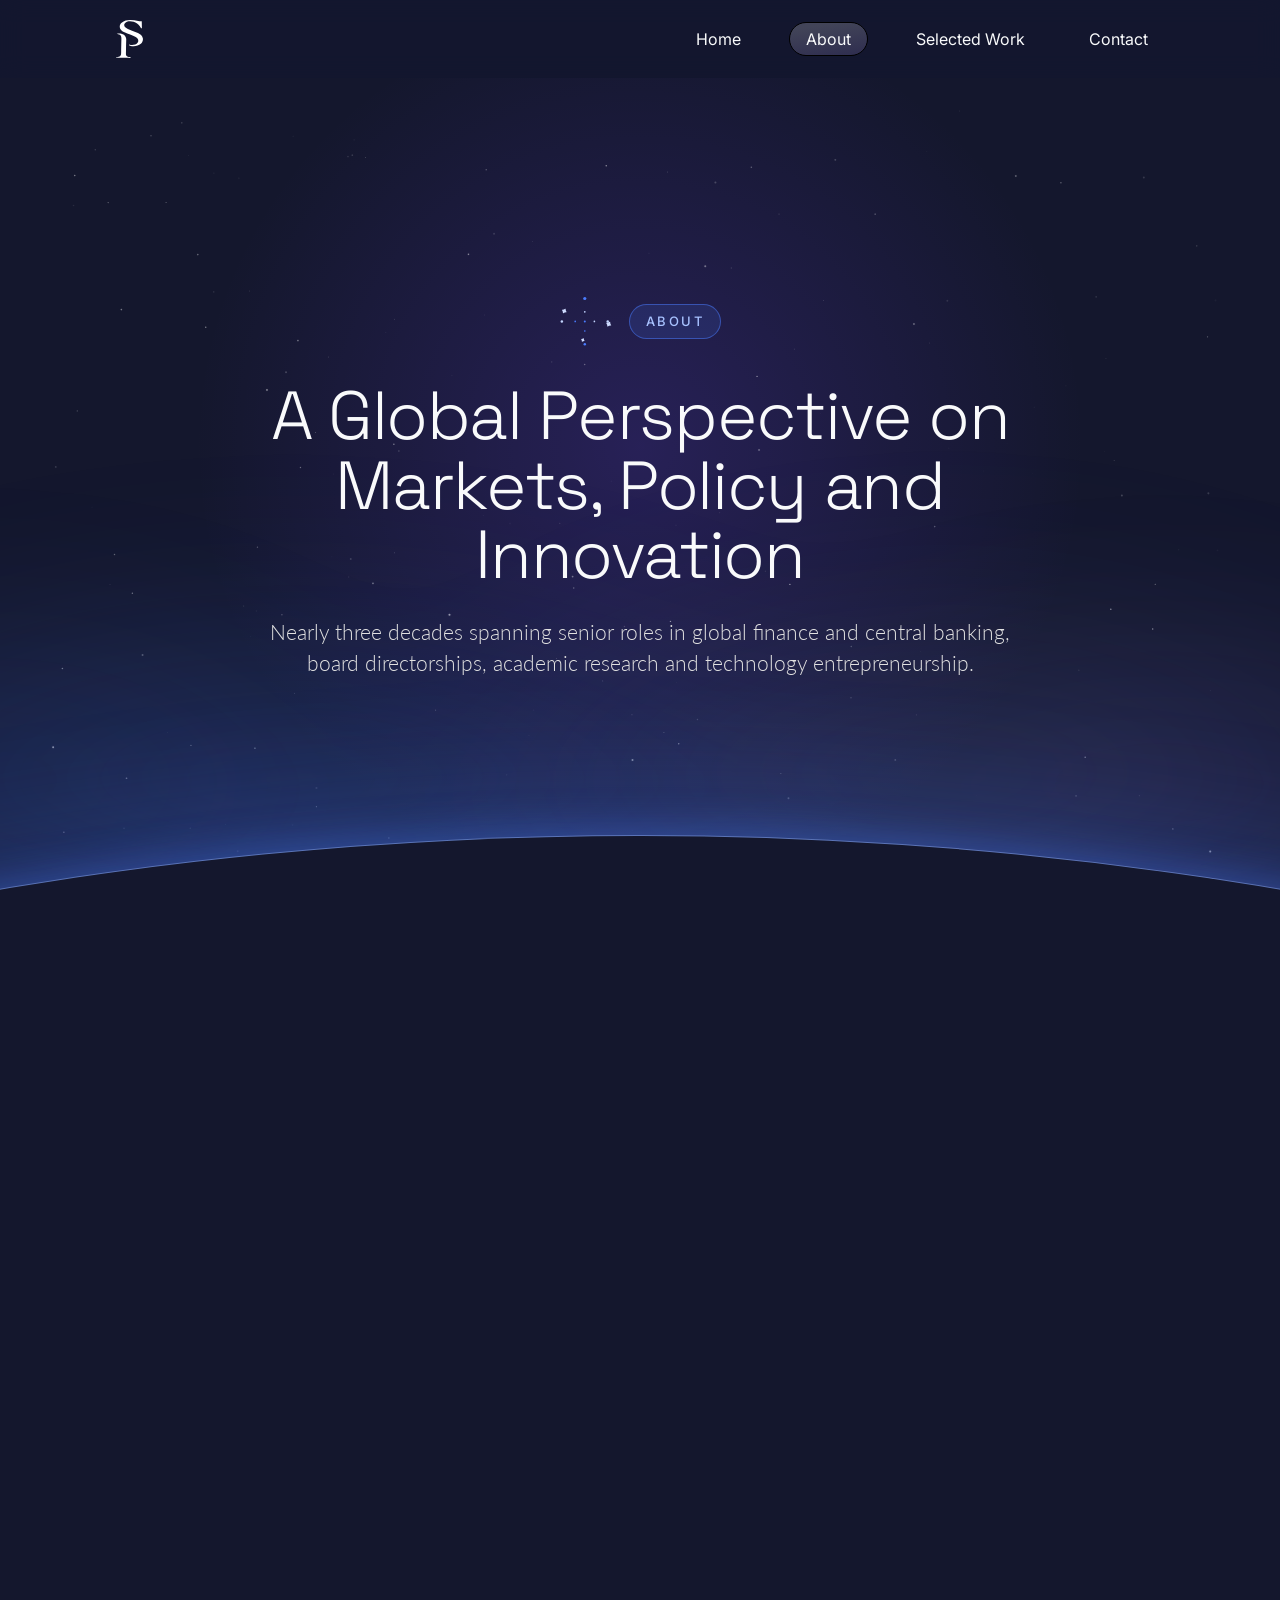
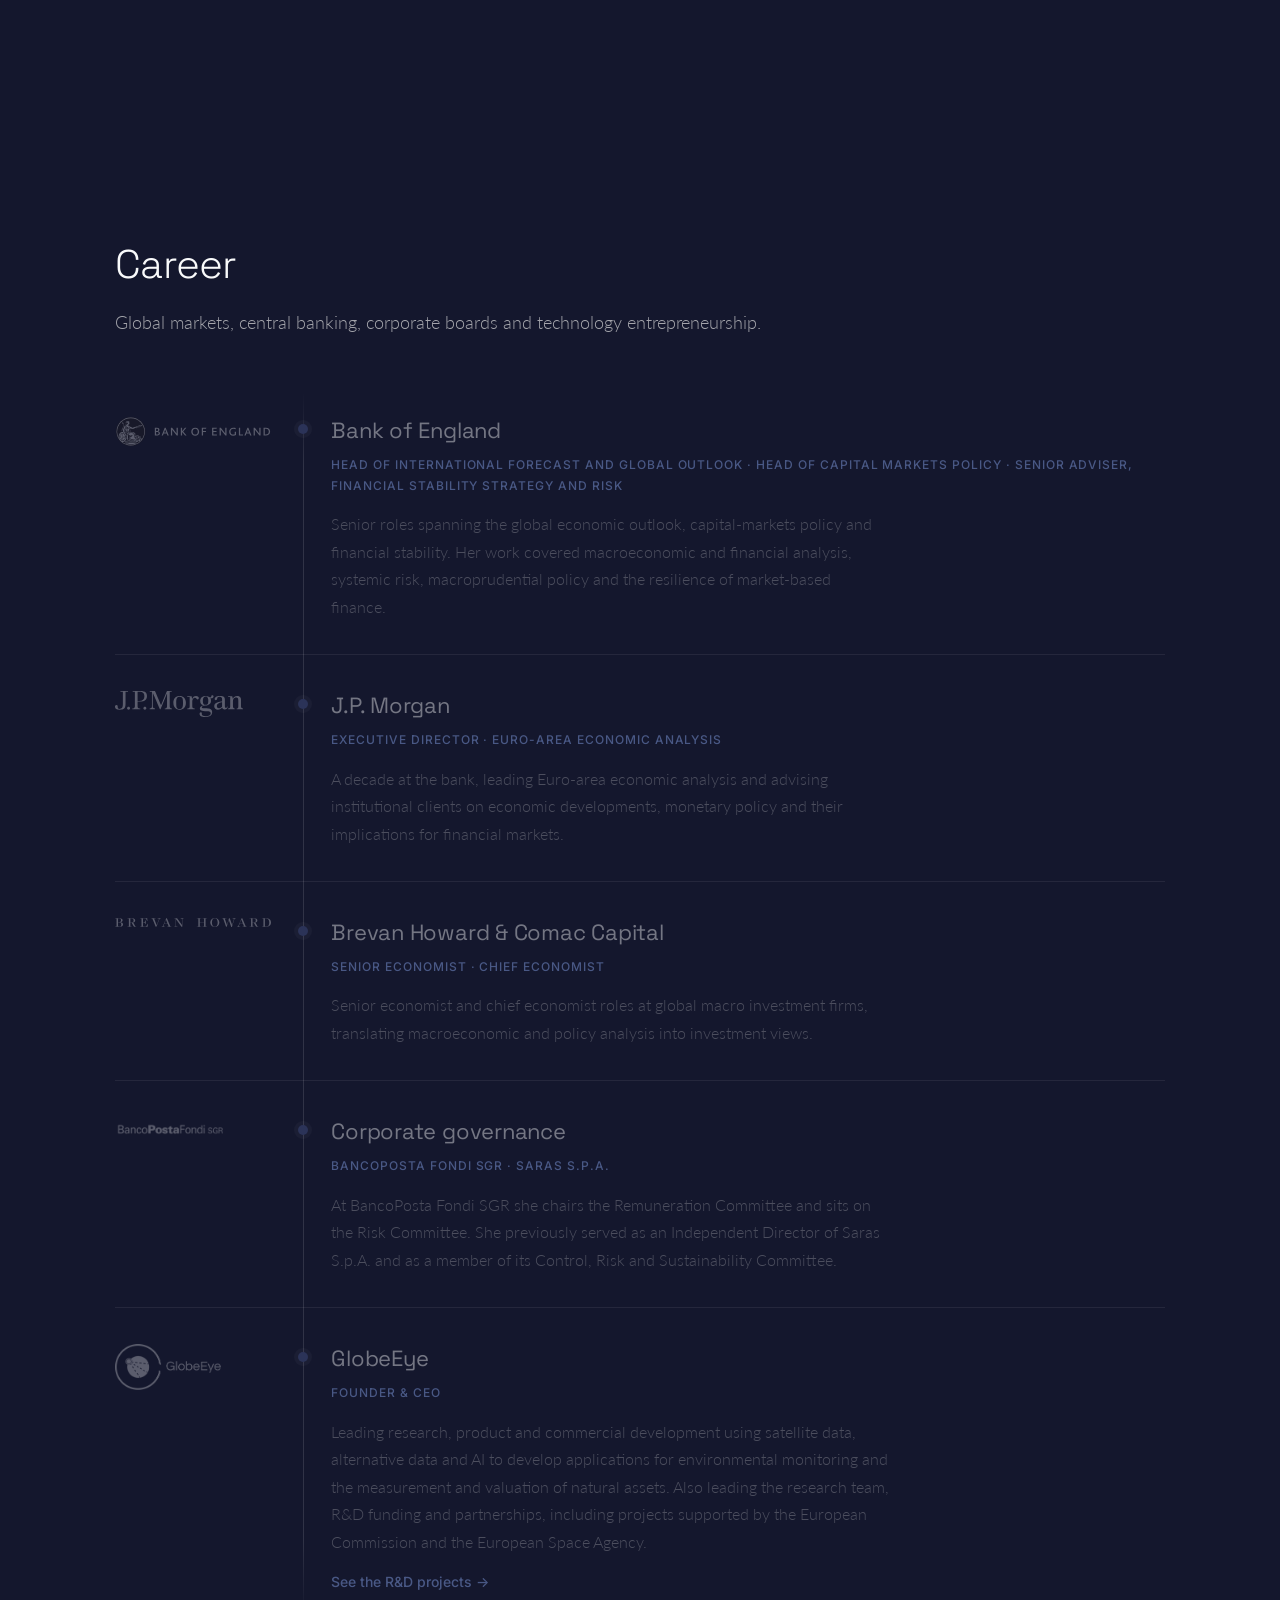
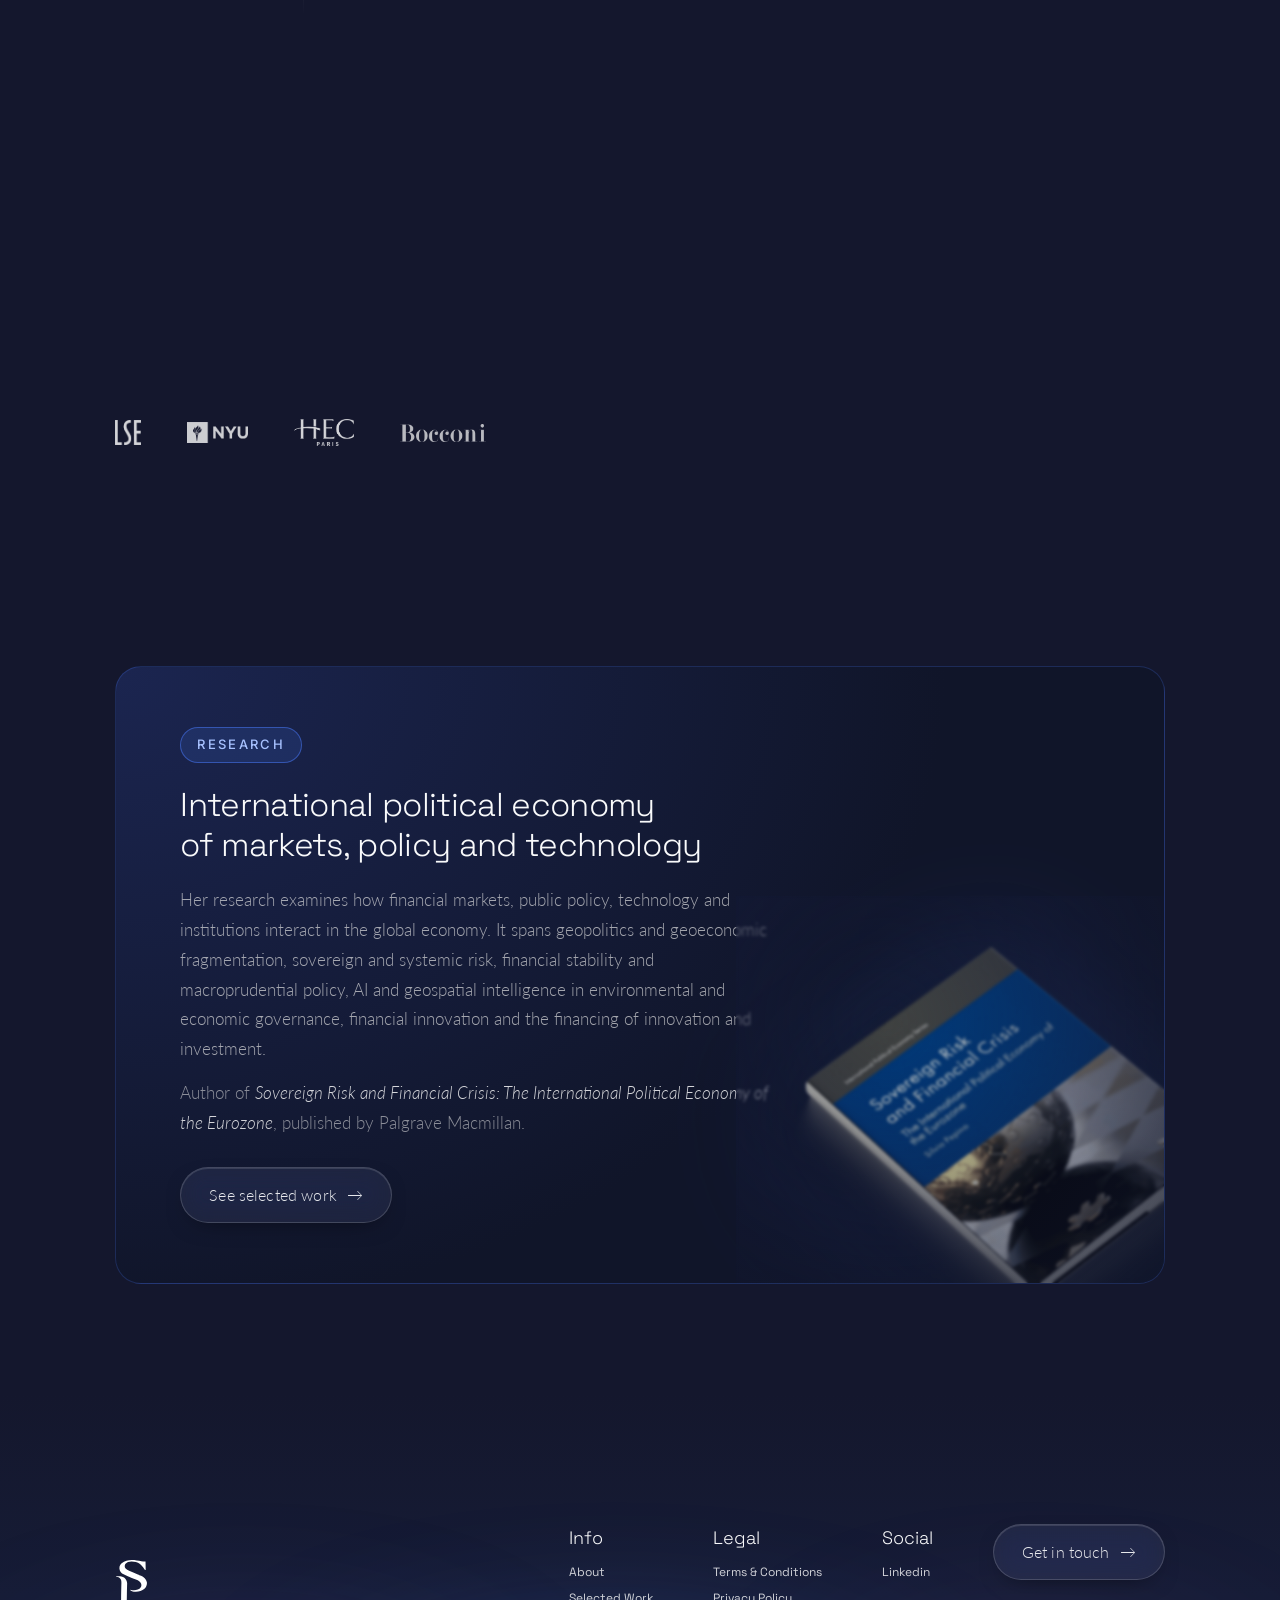
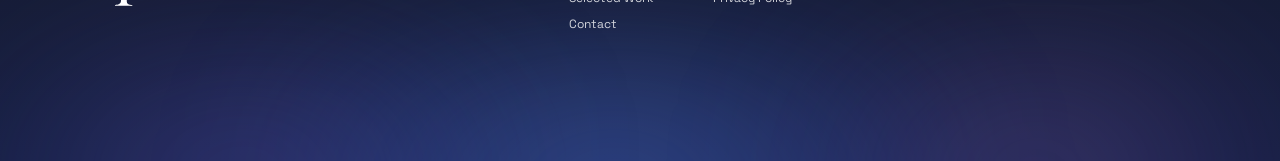
<file: about/index.html>
<!DOCTYPE html>
<html lang="en">
<head>
<meta charset="UTF-8" />
<meta name="viewport" content="width=device-width, initial-scale=1.0" />
<title>About Dr Silvia Pepino | Economist &amp; Board Director</title>
<meta name="description" content="Nearly three decades across global finance and central banking, including J.P. Morgan, Brevan Howard and the Bank of England, board roles and deep tech." />
<link rel="canonical" href="https://silviapepino.com/about/" />

<!-- Link previews (WhatsApp, LinkedIn, iMessage, Slack, X) -->
<meta property="og:type" content="website" />
<meta property="og:site_name" content="Dr Silvia Pepino" />
<meta property="og:url" content="https://silviapepino.com/about/" />
<meta property="og:title" content="About Dr Silvia Pepino &mdash; A Global Perspective on Markets, Policy and Innovation" />
<meta property="og:description" content="Nearly three decades across global finance and central banking, including J.P. Morgan, Brevan Howard and the Bank of England, board roles and deep tech." />
<meta property="og:locale" content="en_GB" />
<meta property="og:image" content="https://silviapepino.com/assets/images/og-cover.jpg" />
<meta property="og:image:secure_url" content="https://silviapepino.com/assets/images/og-cover.jpg" />
<meta property="og:image:type" content="image/jpeg" />
<meta property="og:image:width" content="1200" />
<meta property="og:image:height" content="630" />
<meta property="og:image:alt" content="Dr Silvia Pepino &mdash; Economist, Board Director, Tech Founder" />
<meta name="twitter:card" content="summary_large_image" />
<meta name="twitter:title" content="About Dr Silvia Pepino &mdash; A Global Perspective on Markets, Policy and Innovation" />
<meta name="twitter:description" content="Nearly three decades across global finance and central banking, including J.P. Morgan, Brevan Howard and the Bank of England, board roles and deep tech." />
<meta name="twitter:image" content="https://silviapepino.com/assets/images/og-cover.jpg" />
<link rel="icon" href="/favicon.ico" sizes="32x32" />
<link rel="icon" href="/assets/favicon/favicon.svg" type="image/svg+xml" />
<link rel="apple-touch-icon" href="/assets/favicon/apple-touch-icon.png" />
<link rel="manifest" href="/site.webmanifest" />
<meta name="theme-color" content="#13172f" />
<meta name="author" content="Dr Silvia Pepino" />
<meta name="robots" content="index, follow, max-image-preview:large, max-snippet:-1" />
<link rel="preconnect" href="https://fonts.googleapis.com" />
<link rel="preconnect" href="https://fonts.gstatic.com" crossorigin />
<link href="https://fonts.googleapis.com/css2?family=Space+Grotesk:wght@300;400;500;600&family=Lato:ital,wght@0,300;0,400;0,700;1,400&family=Inter:wght@400;500&display=swap" rel="stylesheet" />
<link rel="stylesheet" href="/css/styles.css" />
<!-- Structured data: tells Google who she is, what she works on
     and how the pages relate. Test with the Rich Results Test. -->
<script type="application/ld+json">
{
  "@context": "https://schema.org",
  "@graph": [
    {
      "@type": "ProfilePage",
      "@id": "https://silviapepino.com/about/#page",
      "url": "https://silviapepino.com/about/",
      "name": "About Dr Silvia Pepino",
      "mainEntity": {
        "@id": "https://silviapepino.com/#person"
      },
      "isPartOf": {
        "@id": "https://silviapepino.com/#website"
      }
    },
    {
      "@type": "BreadcrumbList",
      "itemListElement": [
        {
          "@type": "ListItem",
          "position": 1,
          "name": "Home",
          "item": "https://silviapepino.com/"
        },
        {
          "@type": "ListItem",
          "position": 2,
          "name": "About",
          "item": "https://silviapepino.com/about/"
        }
      ]
    }
  ]
}
</script>
</head>
<body class="page-about">

<header class="nav">
  <div class="nav__inner">
    <a href="/" class="nav__logo">
      <img fetchpriority="high" width="129" height="186" src="/assets/logos/monogram.svg" alt="Silvia Pepino" />
    </a>
    <nav class="nav__links" id="navLinks">
      <a href="/">Home</a>
      <a href="/about/" class="active">About</a>
      <a href="/publications/">Selected Work</a>
      <a href="/contact/">Contact</a>
    </nav>
    <button class="nav__toggle" id="navToggle" aria-label="Toggle menu" aria-expanded="false">
      <span></span><span></span><span></span>
    </button>
  </div>
</header>

<main id="top">

  <!-- Page hero -->
  <section class="section hero hero--page">
    <canvas class="hero__stars star-field" data-density="0.8" aria-hidden="true"></canvas>
    <span class="hero__aurora" aria-hidden="true"></span>
    <span class="hero__deco" aria-hidden="true"></span>
    <div class="hero__content reveal">
      <div class="section-eyebrow">
        <svg class="constellation constellation--compass" viewBox="0 0 163 160" aria-hidden="true" focusable="false">
          <!-- A compass rose drawn as constellation lines -->
          <g class="constellation__lines">
            <path d="M81 26 L104 81 L81 136 L58 81 Z" />
            <path d="M26 81 L81 58 L136 81 L81 104 Z" />
            <path d="M81 26 L81 136" />
            <path d="M26 81 L136 81" />
          </g>

          <g class="constellation__dots">
            <circle cx="81" cy="26" r="3.8" /><circle cx="136" cy="81" r="3" />
            <circle cx="81" cy="136" r="3" /><circle cx="26" cy="81" r="3" />
            <circle cx="81" cy="81" r="2.4" />
            <circle cx="104" cy="81" r="2" /><circle cx="58" cy="81" r="2" />
            <circle cx="81" cy="58" r="2" /><circle cx="81" cy="104" r="2" />
          </g>

          <g class="constellation__sparks">
            <path d="M140.791 81.7738C141.222 81.467 141.82 81.7767 141.818 82.3062C141.809 85.0427 142.656 87.7134 144.242 89.9437C144.549 90.3752 144.239 90.9729 143.71 90.971C140.973 90.9615 138.303 91.8091 136.072 93.3948C135.641 93.7016 135.043 93.3919 135.045 92.8624C135.054 90.126 134.207 87.4552 132.621 85.225C132.314 84.7935 132.624 84.1958 133.153 84.1976C135.89 84.2071 138.561 83.3595 140.791 81.7738Z" />
            <path d="M34.0618 50.5293C34.4677 50.2407 35.03 50.532 35.0283 51.0301C35.0193 53.6043 35.8167 56.1167 37.3084 58.2148C37.597 58.6207 37.3056 59.1829 36.8076 59.1812C34.2333 59.1723 31.7209 59.9696 29.6229 61.4613C29.217 61.7499 28.6547 61.4585 28.6564 60.9605C28.6654 58.3863 27.868 55.8738 26.3763 53.7758C26.0877 53.3699 26.3791 52.8076 26.8771 52.8094C29.4514 52.8183 31.9638 52.021 34.0618 50.5293Z" />
            <path d="M77.9657 121.491C78.263 121.279 78.6747 121.493 78.6735 121.857C78.6669 123.743 79.2508 125.582 80.3432 127.119C80.5546 127.416 80.3412 127.828 79.9765 127.827C78.0913 127.82 76.2514 128.404 74.715 129.496C74.4178 129.708 74.006 129.494 74.0073 129.13C74.0138 127.244 73.4299 125.405 72.3375 123.868C72.1262 123.571 72.3395 123.159 72.7043 123.16C74.5894 123.167 76.4293 122.583 77.9657 121.491Z" />
          </g>
        </svg>
        <span class="tag">About</span>
      </div>
      <h1>A Global Perspective on Markets, Policy and Innovation</h1>
      <p>Nearly three decades spanning senior roles in global finance and central banking, board directorships, academic research and technology entrepreneurship.</p>
    </div>
  </section>

  <!-- Portrait + opening -->
  <section class="section bio">
    <div class="bio__layout">
      <div class="bio__portrait reveal">
        <img loading="lazy" decoding="async" width="800" height="1000" src="/assets/images/silvia-about.jpg" alt="Portrait of Dr Silvia Pepino" />
      </div>
      <div class="bio__copy reveal">
        <p class="bio__lead">Dr Silvia Pepino is an economist, independent board director and technology founder. Her work has taken her across global financial markets, investment management and central banking, and into corporate boards, academia and technology entrepreneurship.</p>
        <p>Her career has included senior roles at J.P. Morgan, Brevan Howard and the Bank of England, board positions in financial services and energy, and the founding of <a href="https://www.globeeye.eu/" target="_blank" rel="noopener">GlobeEye</a>, an R&amp;D company using satellite data, alternative data and AI to develop environmental intelligence. She is currently an Independent Director at BancoPosta Fondi SGR and a Visiting Senior Fellow in International Political Economy at the London School of Economics and Political Science.</p>
        <p>Her work brings together macroeconomics and global markets, international political economy, geopolitics and geoeconomics, monetary and financial policy, financial stability and macroprudential policy, and AI, satellite data and the space economy.</p>
        <p class="bio__langs">
          <span class="bio__langs-label">Languages</span>
          English &middot; Italian &middot; French &middot; Spanish
        </p>
      </div>
    </div>
  </section>

  <!-- Career -->
  <section class="section career">
    <div class="pubs-areas__head reveal">
      <h2>Career</h2>
      <p>Global markets, central banking, corporate boards and technology entrepreneurship.</p>
    </div>

    <div class="timeline-wrap reveal">
      <!-- Rail sits outside the ordered list, which may only hold list
           items, and the progress bar has to span the whole run. -->
      <span class="timeline__rail" aria-hidden="true">
        <span class="timeline__progress"></span>
      </span>

      <ol class="timeline">

      <li class="tl">
        <span class="tl__marker" aria-hidden="true"></span>
        <div class="tl__logo">
          <img loading="lazy" decoding="async" width="240" height="48" style="--tl-h: 34px" src="/assets/logos/boe.svg" alt="Bank of England" />
        </div>
        <div class="tl__body">
          <h3>Bank of England</h3>
          <p class="tl__roles">Head of International Forecast and Global Outlook &middot; Head of Capital Markets Policy &middot; Senior Adviser, Financial Stability Strategy and Risk</p>
          <p>Senior roles spanning the global economic outlook, capital-markets policy and financial stability. Her work covered macroeconomic and financial analysis, systemic risk, macroprudential policy and the resilience of market-based finance.</p>
        </div>
      </li>

      <li class="tl">
        <span class="tl__marker" aria-hidden="true"></span>
        <div class="tl__logo">
          <img loading="lazy" decoding="async" width="182" height="37" style="--tl-h: 26px" src="/assets/logos/jpmorgan-white.svg" alt="J.P. Morgan" />
        </div>
        <div class="tl__body">
          <h3>J.P. Morgan</h3>
          <p class="tl__roles">Executive Director &middot; Euro-area economic analysis</p>
          <p>A decade at the bank, leading Euro-area economic analysis and advising institutional clients on economic developments, monetary policy and their implications for financial markets.</p>
        </div>
      </li>

      <li class="tl">
        <span class="tl__marker" aria-hidden="true"></span>
        <div class="tl__logo">
          <img loading="lazy" decoding="async" width="266" height="16" style="--tl-h: 20px" src="/assets/logos/brevan-howard.svg" alt="Brevan Howard" />
        </div>
        <div class="tl__body">
          <h3>Brevan Howard &amp; Comac Capital</h3>
          <p class="tl__roles">Senior Economist &middot; Chief Economist</p>
          <p>Senior economist and chief economist roles at global macro investment firms, translating macroeconomic and policy analysis into investment views.</p>
        </div>
      </li>

      <li class="tl">
        <span class="tl__marker" aria-hidden="true"></span>
        <div class="tl__logo">
          <img loading="lazy" decoding="async" width="1024" height="219" style="--tl-h: 24px" src="/assets/logos/bancoposta-white.png" alt="BancoPosta Fondi SGR" />
        </div>
        <div class="tl__body">
          <h3>Corporate governance</h3>
          <p class="tl__roles">BancoPosta Fondi SGR &middot; Saras S.p.A.</p>
          <p>At BancoPosta Fondi SGR she chairs the Remuneration Committee and sits on the Risk Committee. She previously served as an Independent Director of Saras S.p.A. and as a member of its Control, Risk and Sustainability Committee.</p>
        </div>
      </li>

      <li class="tl">
        <span class="tl__marker" aria-hidden="true"></span>
        <div class="tl__logo">
          <img loading="lazy" decoding="async" width="522" height="228" style="--tl-h: 46px" src="/assets/logos/globeeye-white.png" alt="GlobeEye" />
        </div>
        <div class="tl__body">
          <h3>GlobeEye</h3>
          <p class="tl__roles">Founder &amp; CEO</p>
          <p>Leading research, product and commercial development using satellite data, alternative data and AI to develop applications for environmental monitoring and the measurement and valuation of natural assets. Also leading the research team, R&amp;D funding and partnerships, including projects supported by the European Commission and the European Space Agency.</p>
          <a class="tl__link" href="/publications/">See the R&amp;D projects <span aria-hidden="true">&rarr;</span></a>
        </div>
      </li>

      </ol>
    </div>
  </section>

  <!-- Education -->
  <section class="section education">
    <div class="pubs-areas__head reveal">
      <h2>Education</h2>
      <p>PhD in International Political Economy, London School of Economics and Political Science. TRIUM Global Executive MBA, NYU Stern, HEC Paris and LSE. BSc and MSc in Economics, Bocconi University.</p>
    </div>
    <ul class="unis unis--flush reveal" aria-label="Academic affiliations">
      <li class="uni">
        <img loading="lazy" decoding="async" width="225" height="222" src="/assets/logos/uni-lse.png" alt="London School of Economics" style="--uni-h: 25px" />
      </li>
      <li class="uni">
        <img loading="lazy" decoding="async" width="640" height="218" src="/assets/logos/uni-nyu.png" alt="NYU Stern" style="--uni-h: 21px" />
      </li>
      <li class="uni">
        <img loading="lazy" decoding="async" width="353" height="158" src="/assets/logos/uni-hec.png" alt="HEC Paris" style="--uni-h: 27px" />
      </li>
      <li class="uni">
        <img loading="lazy" decoding="async" width="540" height="113" src="/assets/logos/uni-bocconi.png" alt="Bocconi University" style="--uni-h: 18px" />
      </li>
    </ul>
  </section>

  <!-- Research & writing -->
  <section class="section research">
    <div class="research__panel reveal">
      <div class="research__copy">
        <span class="tag">Research</span>
        <!-- Space before the break matters: the rule that hides it on narrow
             screens would otherwise run the two words together. -->
        <h2>International political economy <br />of markets, policy and technology</h2>
        <p>Her research examines how financial markets, public policy, technology and institutions interact in the global economy. It spans geopolitics and geoeconomic fragmentation, sovereign and systemic risk, financial stability and macroprudential policy, AI and geospatial intelligence in environmental and economic governance, financial innovation and the financing of innovation and investment.</p>
        <p class="research__book">Author of <cite>Sovereign Risk and Financial Crisis: The International Political Economy of the Eurozone</cite>, published by Palgrave Macmillan.</p>
        <a href="/publications/" class="btn btn-quiet">See selected work <span aria-hidden="true">&rarr;</span></a>
      </div>
      <div class="research__visual" aria-hidden="true">
        <img width="1000" height="979" src="/assets/images/book-mockup.png" alt="" loading="lazy" />
      </div>
    </div>
  </section>

  <!-- Footer -->
  <footer class="section footer" id="contact">
    <span class="footer__glow footer__glow--1" aria-hidden="true"></span>
    <span class="footer__glow footer__glow--2" aria-hidden="true"></span>
    <span class="footer__glow footer__glow--3" aria-hidden="true"></span>
    <a href="/" class="footer__logo">
      <img fetchpriority="high" width="129" height="186" src="/assets/logos/monogram.svg" alt="Silvia Pepino" />
    </a>
    <div class="footer__links">
      <div class="footer__col">
        <h4>Info</h4>
        <a href="/about/">About</a>
        <a href="/publications/">Selected Work</a>
        <a href="/contact/">Contact</a>
      </div>
      <div class="footer__col">
        <h4>Legal</h4>
        <a href="/terms/">Terms &amp; Conditions</a>
        <a href="/privacy/">Privacy Policy</a>
      </div>
      <div class="footer__col">
        <h4>Social</h4>
        <a href="https://www.linkedin.com/in/silviapepino/" target="_blank" rel="noopener">Linkedin</a>
      </div>
      <a href="/contact/" class="btn btn-quiet">Get in touch <span aria-hidden="true">&rarr;</span></a>
    </div>
  </footer>

</main>

<script src="/js/script.js"></script>
</body>
</html>
</file>
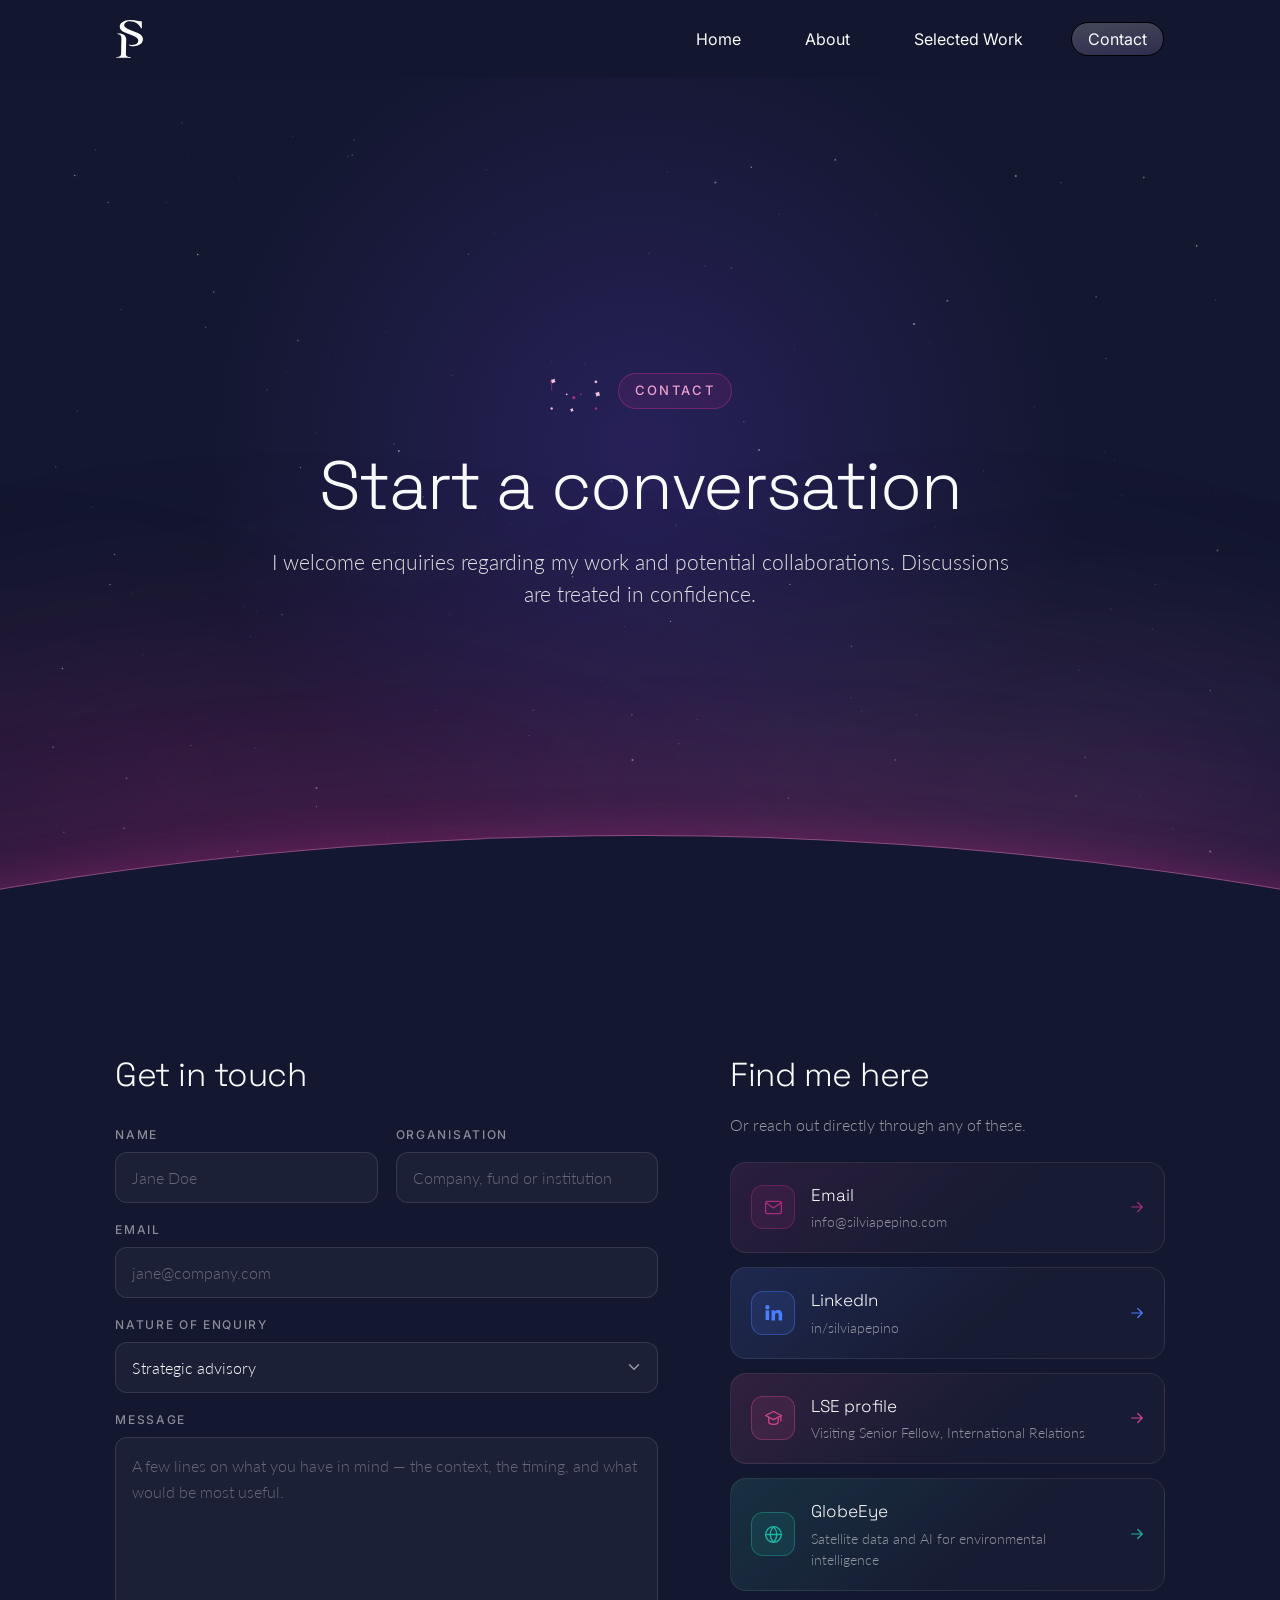
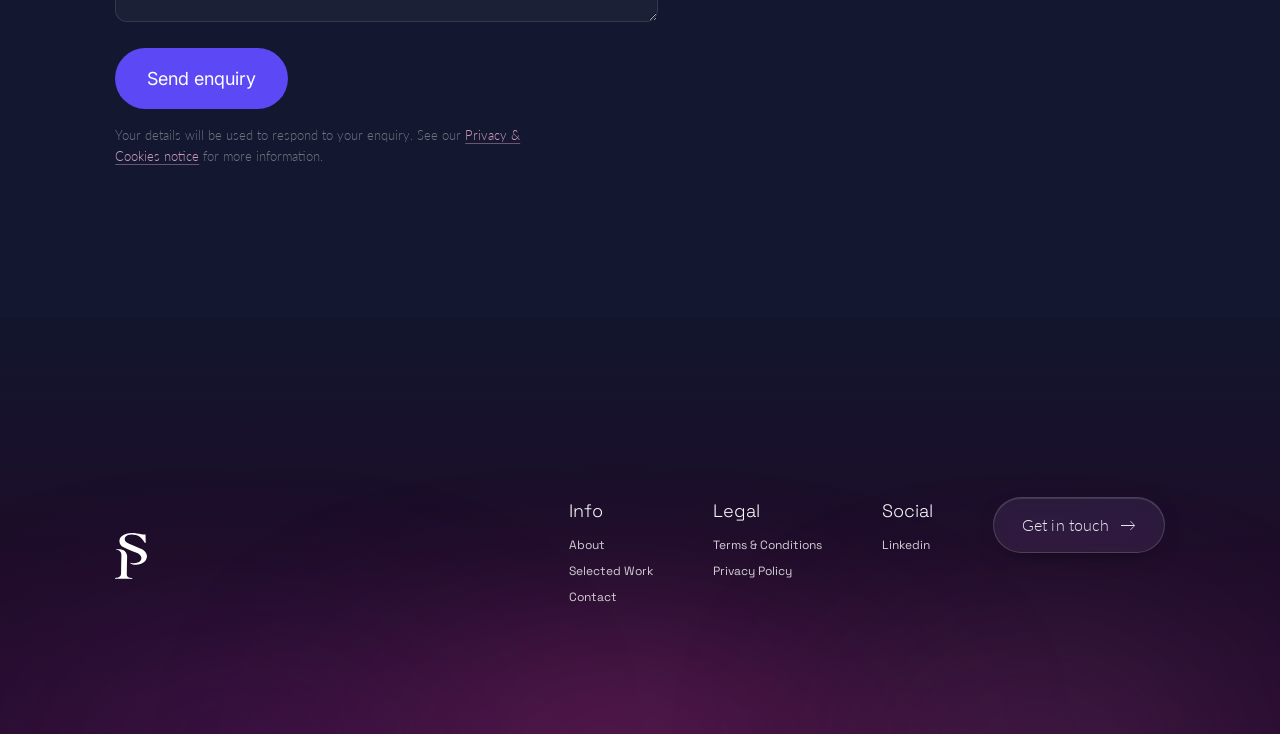
<file: contact/index.html>
<!DOCTYPE html>
<html lang="en">
<head>
<meta charset="UTF-8" />
<meta name="viewport" content="width=device-width, initial-scale=1.0" />
<title>Contact Dr Silvia Pepino | Advisory &amp; Speaking</title>
<meta name="description" content="Enquiries on strategic advisory, speaking engagements, executive education and board mandates. Discussions are treated in confidence." />
<link rel="canonical" href="https://silviapepino.com/contact/" />

<!-- Link previews (WhatsApp, LinkedIn, iMessage, Slack, X) -->
<meta property="og:type" content="website" />
<meta property="og:site_name" content="Dr Silvia Pepino" />
<meta property="og:url" content="https://silviapepino.com/contact/" />
<meta property="og:title" content="Contact Dr Silvia Pepino" />
<meta property="og:description" content="Enquiries on strategic advisory, speaking engagements, executive education and board mandates. Discussions are treated in confidence." />
<meta property="og:locale" content="en_GB" />
<meta property="og:image" content="https://silviapepino.com/assets/images/og-cover.jpg" />
<meta property="og:image:secure_url" content="https://silviapepino.com/assets/images/og-cover.jpg" />
<meta property="og:image:type" content="image/jpeg" />
<meta property="og:image:width" content="1200" />
<meta property="og:image:height" content="630" />
<meta property="og:image:alt" content="Dr Silvia Pepino &mdash; Economist, Board Director, Tech Founder" />
<meta name="twitter:card" content="summary_large_image" />
<meta name="twitter:title" content="Contact Dr Silvia Pepino" />
<meta name="twitter:description" content="Enquiries on strategic advisory, speaking engagements, executive education and board mandates. Discussions are treated in confidence." />
<meta name="twitter:image" content="https://silviapepino.com/assets/images/og-cover.jpg" />
<link rel="icon" href="/favicon.ico" sizes="32x32" />
<link rel="icon" href="/assets/favicon/favicon.svg" type="image/svg+xml" />
<link rel="apple-touch-icon" href="/assets/favicon/apple-touch-icon.png" />
<link rel="manifest" href="/site.webmanifest" />
<meta name="theme-color" content="#13172f" />
<meta name="author" content="Dr Silvia Pepino" />
<meta name="robots" content="index, follow, max-image-preview:large, max-snippet:-1" />
<link rel="preconnect" href="https://fonts.googleapis.com" />
<link rel="preconnect" href="https://fonts.gstatic.com" crossorigin />
<link href="https://fonts.googleapis.com/css2?family=Space+Grotesk:wght@300;400;500;600&family=Lato:ital,wght@0,300;0,400;0,700;1,400&family=Inter:wght@400;500&display=swap" rel="stylesheet" />
<link rel="stylesheet" href="/css/styles.css" />
<!-- Structured data: tells Google who she is, what she works on
     and how the pages relate. Test with the Rich Results Test. -->
<script type="application/ld+json">
{
  "@context": "https://schema.org",
  "@graph": [
    {
      "@type": "ContactPage",
      "@id": "https://silviapepino.com/contact/#page",
      "url": "https://silviapepino.com/contact/",
      "name": "Contact Dr Silvia Pepino",
      "isPartOf": {
        "@id": "https://silviapepino.com/#website"
      }
    },
    {
      "@type": "BreadcrumbList",
      "itemListElement": [
        {
          "@type": "ListItem",
          "position": 1,
          "name": "Home",
          "item": "https://silviapepino.com/"
        },
        {
          "@type": "ListItem",
          "position": 2,
          "name": "Contact",
          "item": "https://silviapepino.com/contact/"
        }
      ]
    }
  ]
}
</script>
</head>
<body class="page-contact">

<header class="nav">
  <div class="nav__inner">
    <a href="/" class="nav__logo">
      <img fetchpriority="high" width="129" height="186" src="/assets/logos/monogram.svg" alt="Silvia Pepino" />
    </a>
    <nav class="nav__links" id="navLinks">
      <a href="/">Home</a>
      <a href="/about/">About</a>
      <a href="/publications/">Selected Work</a>
      <a href="/contact/" class="active">Contact</a>
    </nav>
    <button class="nav__toggle" id="navToggle" aria-label="Toggle menu" aria-expanded="false">
      <span></span><span></span><span></span>
    </button>
  </div>
</header>

<main id="top">

  <!-- Page hero -->
  <section class="section hero hero--page">
    <canvas class="hero__stars star-field" data-density="0.8" aria-hidden="true"></canvas>
    <span class="hero__aurora" aria-hidden="true"></span>
    <span class="hero__deco" aria-hidden="true"></span>
    <div class="hero__content reveal">
      <div class="section-eyebrow">
        <svg class="constellation constellation--mail" viewBox="0 0 163 160" aria-hidden="true" focusable="false">
          <!-- An envelope drawn as constellation lines -->
          <g class="constellation__lines">
            <path d="M28 58 L134 58 L134 122 L28 122 Z" />
            <path d="M28 58 L81 96 L134 58" />
            <path d="M28 122 L64 88" />
            <path d="M134 122 L98 88" />
          </g>

          <g class="constellation__dots">
            <circle cx="28" cy="58" r="3.4" /><circle cx="134" cy="58" r="3.4" />
            <circle cx="134" cy="122" r="2.8" /><circle cx="28" cy="122" r="2.8" />
            <circle cx="81" cy="96" r="3.8" />
            <circle cx="64" cy="88" r="2.2" /><circle cx="98" cy="88" r="2.2" />
          </g>

          <g class="constellation__sparks">
            <path d="M140.791 81.7738C141.222 81.467 141.82 81.7767 141.818 82.3062C141.809 85.0427 142.656 87.7134 144.242 89.9437C144.549 90.3752 144.239 90.9729 143.71 90.971C140.973 90.9615 138.303 91.8091 136.072 93.3948C135.641 93.7016 135.043 93.3919 135.045 92.8624C135.054 90.126 134.207 87.4552 132.621 85.225C132.314 84.7935 132.624 84.1958 133.153 84.1976C135.89 84.2071 138.561 83.3595 140.791 81.7738Z" />
            <path d="M34.0618 50.5293C34.4677 50.2407 35.03 50.532 35.0283 51.0301C35.0193 53.6043 35.8167 56.1167 37.3084 58.2148C37.597 58.6207 37.3056 59.1829 36.8076 59.1812C34.2333 59.1723 31.7209 59.9696 29.6229 61.4613C29.217 61.7499 28.6547 61.4585 28.6564 60.9605C28.6654 58.3863 27.868 55.8738 26.3763 53.7758C26.0877 53.3699 26.3791 52.8076 26.8771 52.8094C29.4514 52.8183 31.9638 52.021 34.0618 50.5293Z" />
            <path d="M77.9657 121.491C78.263 121.279 78.6747 121.493 78.6735 121.857C78.6669 123.743 79.2508 125.582 80.3432 127.119C80.5546 127.416 80.3412 127.828 79.9765 127.827C78.0913 127.82 76.2514 128.404 74.715 129.496C74.4178 129.708 74.006 129.494 74.0073 129.13C74.0138 127.244 73.4299 125.405 72.3375 123.868C72.1262 123.571 72.3395 123.159 72.7043 123.16C74.5894 123.167 76.4293 122.583 77.9657 121.491Z" />
          </g>
        </svg>
        <span class="tag">Contact</span>
      </div>
      <h1>Start a conversation</h1>
      <p>I welcome enquiries regarding my work and potential collaborations. Discussions are treated in confidence.</p>
    </div>
  </section>

  <!-- Form + links -->
  <section class="section contact">
    <div class="contact__layout">

      <form class="contact__form reveal" id="contactForm" novalidate>
        <h2>Get in touch</h2>

        <div class="field-row">
          <p class="field">
            <label for="cf-name">Name</label>
            <input id="cf-name" name="name" type="text" autocomplete="name" placeholder="Jane Doe" required />
          </p>
          <p class="field">
            <label for="cf-org">Organisation</label>
            <input id="cf-org" name="organisation" type="text" autocomplete="organization" placeholder="Company, fund or institution" />
          </p>
        </div>

        <p class="field">
          <label for="cf-email">Email</label>
          <input id="cf-email" name="email" type="email" autocomplete="email" placeholder="jane@company.com" required />
        </p>

        <p class="field">
          <label for="cf-type">Nature of enquiry</label>
          <select id="cf-type" name="enquiry">
            <option value="Strategic advisory">Strategic advisory</option>
            <option value="Speaking engagement">Speaking engagement</option>
            <option value="Executive education &amp; academia">Executive education &amp; academia</option>
            <option value="Governance / board mandate">Governance / board mandate</option>
            <option value="Media or press">Media or press</option>
            <option value="Other">Other</option>
          </select>
        </p>

        <p class="field">
          <label for="cf-message">Message</label>
          <textarea id="cf-message" name="message" rows="6" placeholder="A few lines on what you have in mind &mdash; the context, the timing, and what would be most useful." required></textarea>
        </p>

        <!-- Honeypot: hidden from people, irresistible to bots -->
        <p class="field field--honey" aria-hidden="true">
          <label for="cf-honey">Leave this field empty</label>
          <input id="cf-honey" name="_honey" type="text" tabindex="-1" autocomplete="off" />
        </p>

        <button type="submit" class="btn btn-primary">Send enquiry</button>
        <p class="contact__status" id="contactStatus" role="status" aria-live="polite"></p>
        <p class="contact__privacy">Your details will be used to respond to your enquiry. See our <a href="/privacy/">Privacy &amp; Cookies notice</a> for more information.</p>
      </form>

      <aside class="contact__aside reveal">
        <h2>Find me here</h2>
        <p class="contact__aside-note">Or reach out directly through any of these.</p>

        <a class="contact-link" style="--accent: #a82c7f;" href="mailto:info@silviapepino.com">
          <span class="contact-link__icon">
            <svg viewBox="0 0 24 24" fill="none" stroke="currentColor" stroke-width="1.5" stroke-linecap="round" stroke-linejoin="round" aria-hidden="true">
              <rect x="3" y="5" width="18" height="14" rx="2" />
              <path d="M3.5 6.5l8.5 6 8.5-6" />
            </svg>
          </span>
          <span class="contact-link__body">
            <strong>Email</strong>
            <span>info@silviapepino.com</span>
          </span>
          <span class="contact-link__arrow" aria-hidden="true">
            <svg viewBox="0 0 24 24" fill="none" stroke="currentColor" stroke-width="1.6" stroke-linecap="round" stroke-linejoin="round">
              <path d="M5 12h14M13 6l6 6-6 6" />
            </svg>
          </span>
        </a>

        <a class="contact-link" style="--accent: #4a7dff;" href="https://www.linkedin.com/in/silviapepino/" target="_blank" rel="noopener">
          <span class="contact-link__icon">
            <svg viewBox="0 0 24 24" fill="currentColor" aria-hidden="true">
              <path d="M4.98 3.5a2.5 2.5 0 1 1 0 5 2.5 2.5 0 0 1 0-5zM3 9.5h4v11H3v-11zM9.5 9.5h3.8v1.5h.06c.53-.95 1.83-1.95 3.76-1.95 4.02 0 4.76 2.5 4.76 5.76v6.19h-4v-5.49c0-1.31-.02-3-1.9-3-1.9 0-2.19 1.42-2.19 2.9v5.59h-4v-11z" />
            </svg>
          </span>
          <span class="contact-link__body">
            <strong>LinkedIn</strong>
            <span>in/silviapepino</span>
          </span>
          <span class="contact-link__arrow" aria-hidden="true">
            <svg viewBox="0 0 24 24" fill="none" stroke="currentColor" stroke-width="1.6" stroke-linecap="round" stroke-linejoin="round">
              <path d="M5 12h14M13 6l6 6-6 6" />
            </svg>
          </span>
        </a>

        <a class="contact-link" style="--accent: #d0468f;" href="https://www.lse.ac.uk/people/silvia-pepino" target="_blank" rel="noopener">
          <span class="contact-link__icon">
            <svg viewBox="0 0 24 24" fill="none" stroke="currentColor" stroke-width="1.5" stroke-linecap="round" stroke-linejoin="round" aria-hidden="true">
              <path d="M3 8.6L12 4l9 4.6-9 4.6z" />
              <path d="M6.6 10.6v5.2c0 1.7 2.4 3 5.4 3s5.4-1.3 5.4-3v-5.2M20.4 9.6v5" />
            </svg>
          </span>
          <span class="contact-link__body">
            <strong>LSE profile</strong>
            <span>Visiting Senior Fellow, International Relations</span>
          </span>
          <span class="contact-link__arrow" aria-hidden="true">
            <svg viewBox="0 0 24 24" fill="none" stroke="currentColor" stroke-width="1.6" stroke-linecap="round" stroke-linejoin="round">
              <path d="M5 12h14M13 6l6 6-6 6" />
            </svg>
          </span>
        </a>

        <a class="contact-link" style="--accent: #1eb59e;" href="https://www.globeeye.eu" target="_blank" rel="noopener">
          <span class="contact-link__icon">
            <svg viewBox="0 0 24 24" fill="none" stroke="currentColor" stroke-width="1.5" stroke-linecap="round" stroke-linejoin="round" aria-hidden="true">
              <circle cx="12" cy="12" r="9" />
              <path d="M3 12h18M12 3c2.4 2.6 3.7 5.7 3.7 9s-1.3 6.4-3.7 9c-2.4-2.6-3.7-5.7-3.7-9S9.6 5.6 12 3z" />
            </svg>
          </span>
          <span class="contact-link__body">
            <strong>GlobeEye</strong>
            <span>Satellite data and AI for environmental intelligence</span>
          </span>
          <span class="contact-link__arrow" aria-hidden="true">
            <svg viewBox="0 0 24 24" fill="none" stroke="currentColor" stroke-width="1.6" stroke-linecap="round" stroke-linejoin="round">
              <path d="M5 12h14M13 6l6 6-6 6" />
            </svg>
          </span>
        </a>
      </aside>

    </div>
  </section>

  <!-- Footer -->
  <footer class="section footer" id="contact">
    <span class="footer__glow footer__glow--1" aria-hidden="true"></span>
    <span class="footer__glow footer__glow--2" aria-hidden="true"></span>
    <span class="footer__glow footer__glow--3" aria-hidden="true"></span>
    <a href="/" class="footer__logo">
      <img fetchpriority="high" width="129" height="186" src="/assets/logos/monogram.svg" alt="Silvia Pepino" />
    </a>
    <div class="footer__links">
      <div class="footer__col">
        <h4>Info</h4>
        <a href="/about/">About</a>
        <a href="/publications/">Selected Work</a>
        <a href="/contact/">Contact</a>
      </div>
      <div class="footer__col">
        <h4>Legal</h4>
        <a href="/terms/">Terms &amp; Conditions</a>
        <a href="/privacy/">Privacy Policy</a>
      </div>
      <div class="footer__col">
        <h4>Social</h4>
        <a href="https://www.linkedin.com/in/silviapepino/" target="_blank" rel="noopener">Linkedin</a>
      </div>
      <a href="/contact/" class="btn btn-quiet">Get in touch <span aria-hidden="true">&rarr;</span></a>
    </div>
  </footer>

</main>

<script src="/js/script.js"></script>
</body>
</html>
</file>
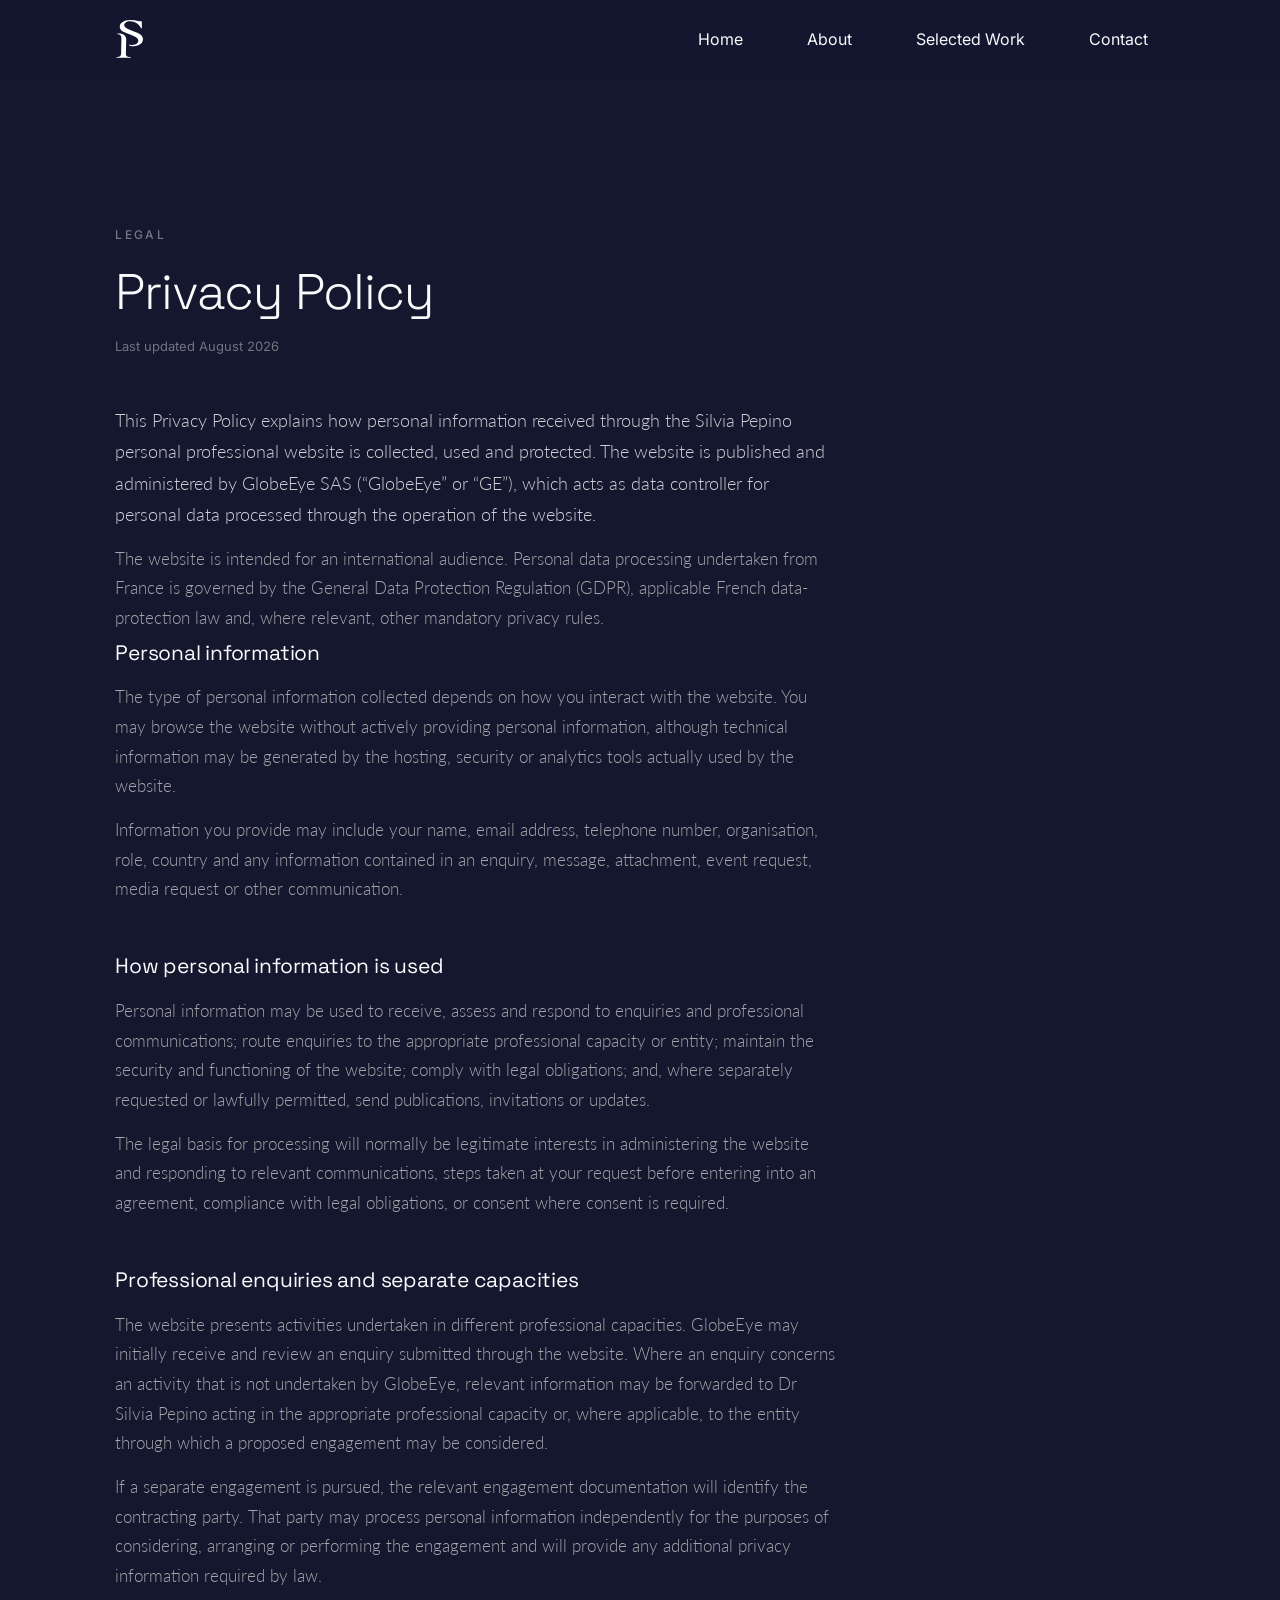
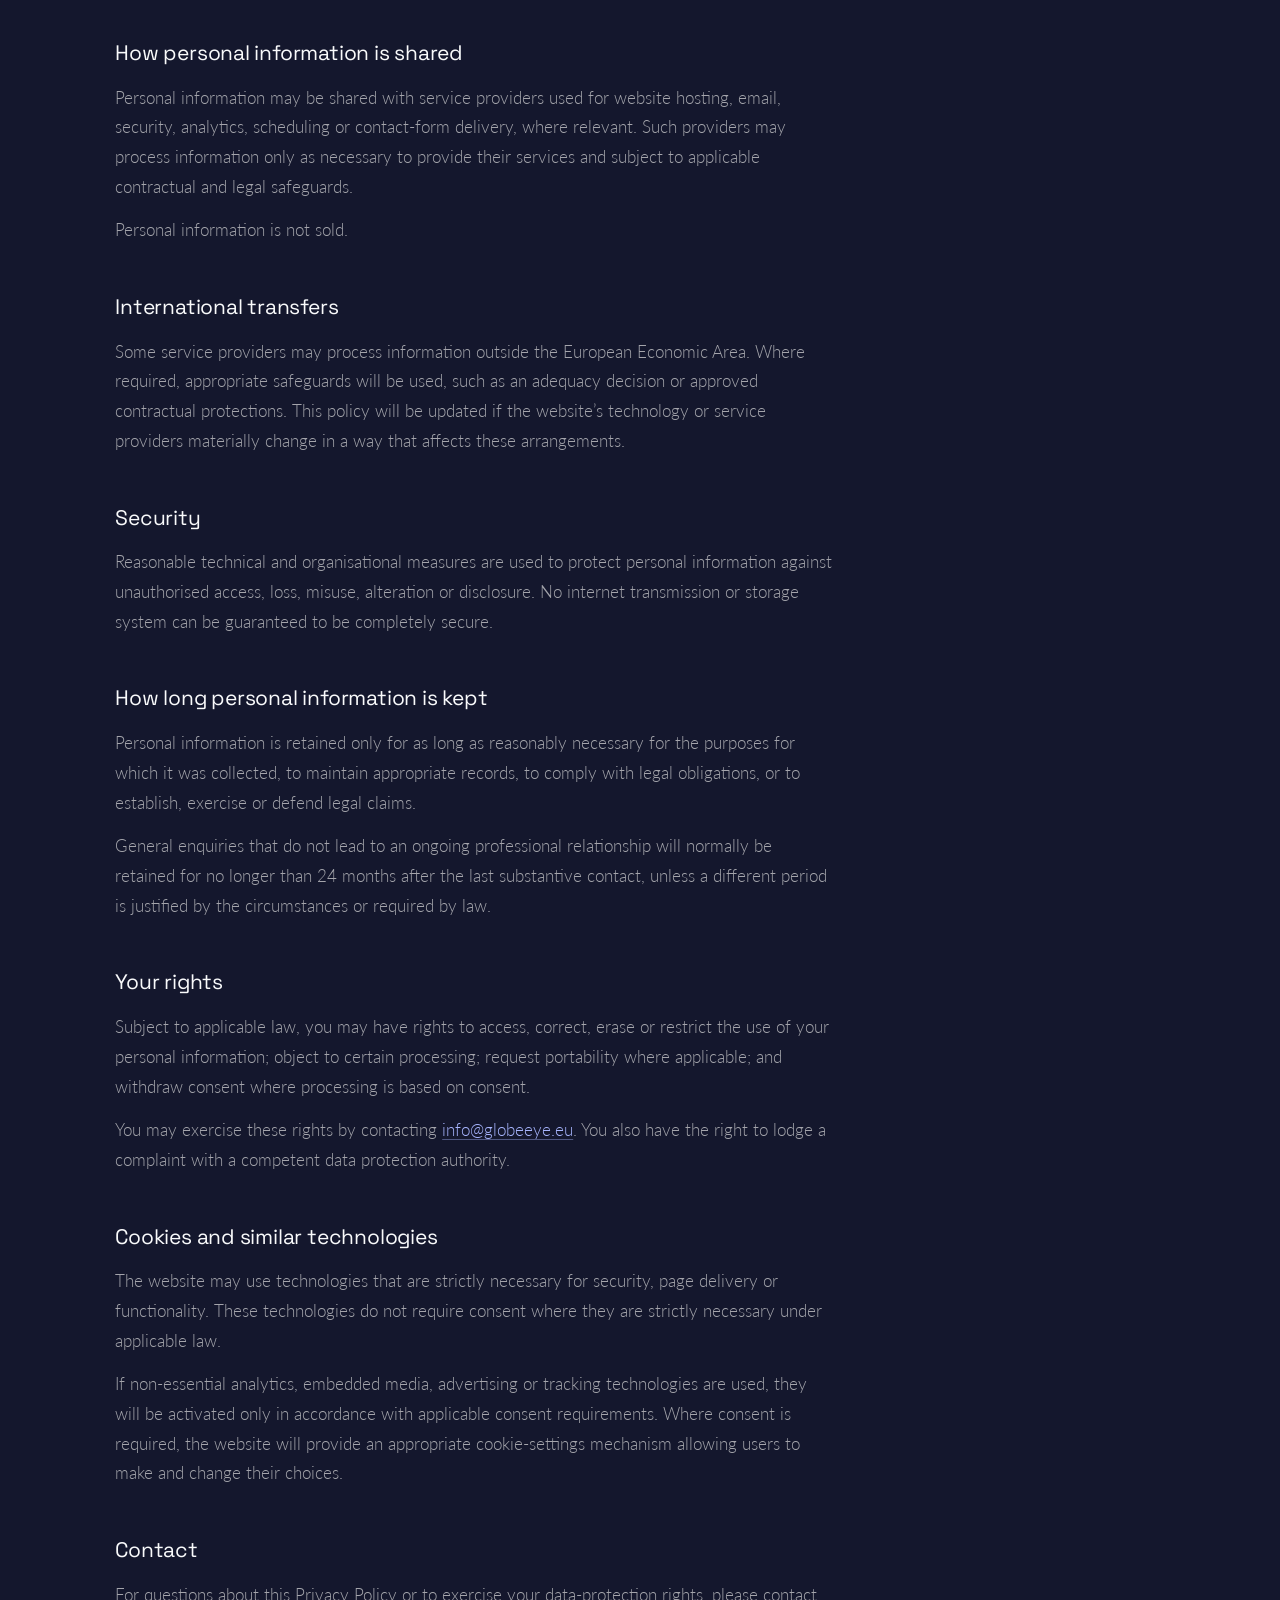
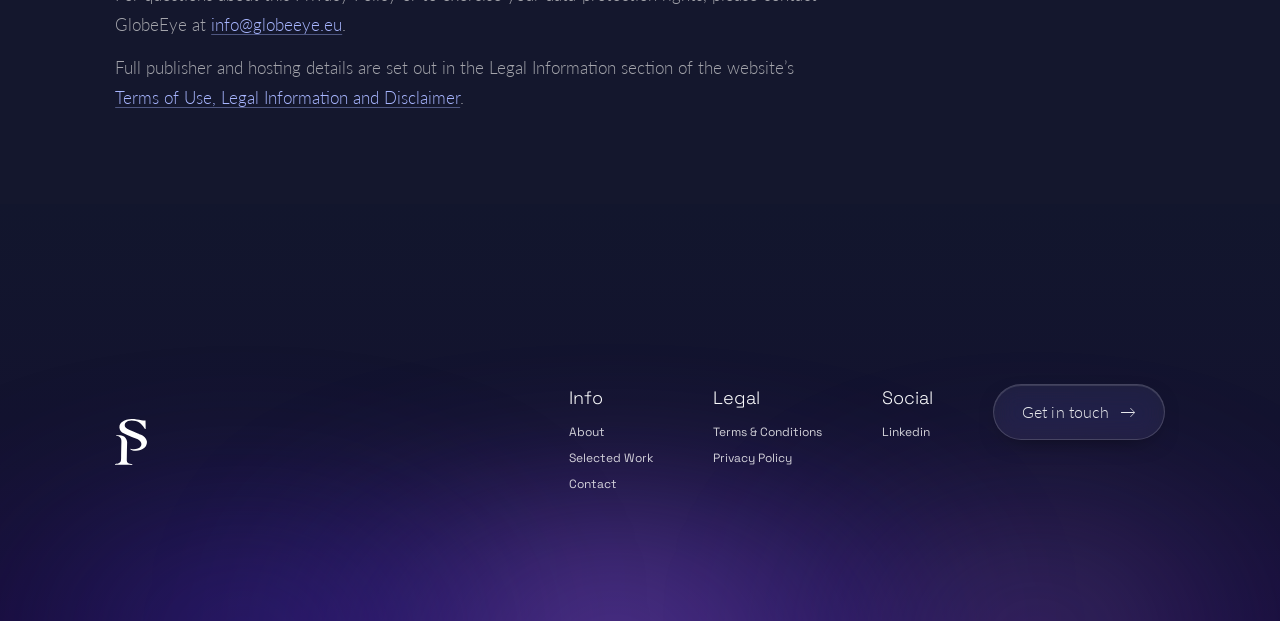
<file: privacy/index.html>
<!DOCTYPE html>
<html lang="en">
<head>
<meta charset="UTF-8" />
<meta name="viewport" content="width=device-width, initial-scale=1.0" />
<title>Privacy Policy | Dr Silvia Pepino</title>
<meta name="description" content="How personal information received through this website is collected, used, shared and protected, under the GDPR and French data-protection law." />
<link rel="canonical" href="https://silviapepino.com/privacy/" />

<!-- Link previews (WhatsApp, LinkedIn, iMessage, Slack, X) -->
<meta property="og:type" content="website" />
<meta property="og:site_name" content="Dr Silvia Pepino" />
<meta property="og:url" content="https://silviapepino.com/privacy/" />
<meta property="og:title" content="Privacy Policy &mdash; Dr Silvia Pepino" />
<meta property="og:description" content="How personal information received through this website is collected, used, shared and protected, under the GDPR and French data-protection law." />
<meta property="og:locale" content="en_GB" />
<meta property="og:image" content="https://silviapepino.com/assets/images/og-cover.jpg" />
<meta property="og:image:secure_url" content="https://silviapepino.com/assets/images/og-cover.jpg" />
<meta property="og:image:type" content="image/jpeg" />
<meta property="og:image:width" content="1200" />
<meta property="og:image:height" content="630" />
<meta property="og:image:alt" content="Dr Silvia Pepino &mdash; Economist, Board Director, Tech Founder" />
<meta name="twitter:card" content="summary_large_image" />
<meta name="twitter:title" content="Privacy Policy &mdash; Dr Silvia Pepino" />
<meta name="twitter:description" content="How personal information received through this website is collected, used, shared and protected, under the GDPR and French data-protection law." />
<meta name="twitter:image" content="https://silviapepino.com/assets/images/og-cover.jpg" />
<link rel="icon" href="/favicon.ico" sizes="32x32" />
<link rel="icon" href="/assets/favicon/favicon.svg" type="image/svg+xml" />
<link rel="apple-touch-icon" href="/assets/favicon/apple-touch-icon.png" />
<link rel="manifest" href="/site.webmanifest" />
<meta name="theme-color" content="#13172f" />
<meta name="author" content="Dr Silvia Pepino" />
<meta name="robots" content="index, follow, max-image-preview:large, max-snippet:-1" />
<link rel="preconnect" href="https://fonts.googleapis.com" />
<link rel="preconnect" href="https://fonts.gstatic.com" crossorigin />
<link href="https://fonts.googleapis.com/css2?family=Space+Grotesk:wght@300;400;500;600&family=Lato:ital,wght@0,300;0,400;0,700;1,400&family=Inter:wght@400;500&display=swap" rel="stylesheet" />
<link rel="stylesheet" href="/css/styles.css" />
<!-- Structured data: tells Google who she is, what she works on
     and how the pages relate. Test with the Rich Results Test. -->
<script type="application/ld+json">
{
  "@context": "https://schema.org",
  "@graph": [
    {
      "@type": "BreadcrumbList",
      "itemListElement": [
        {
          "@type": "ListItem",
          "position": 1,
          "name": "Home",
          "item": "https://silviapepino.com/"
        },
        {
          "@type": "ListItem",
          "position": 2,
          "name": "Privacy Policy",
          "item": "https://silviapepino.com/privacy/"
        }
      ]
    }
  ]
}
</script>
</head>
<body class="page-legal">

<header class="nav">
  <div class="nav__inner">
    <a href="/" class="nav__logo">
      <img fetchpriority="high" width="129" height="186" src="/assets/logos/monogram.svg" alt="Silvia Pepino" />
    </a>
    <nav class="nav__links" id="navLinks">
      <a href="/">Home</a>
      <a href="/about/">About</a>
      <a href="/publications/">Selected Work</a>
      <a href="/contact/">Contact</a>
    </nav>
    <button class="nav__toggle" id="navToggle" aria-label="Toggle menu" aria-expanded="false">
      <span></span><span></span><span></span>
    </button>
  </div>
</header>

<main id="top">

  <section class="section legal">
    <div class="legal__head reveal">
      <p class="legal__eyebrow">Legal</p>
      <h1>Privacy Policy</h1>
      <p class="legal__updated">Last updated August 2026</p>
    </div>

    <div class="legal__body reveal">
      <p class="legal__lede">This Privacy Policy explains how personal information received through the Silvia Pepino personal professional website is collected, used and protected. The website is published and administered by GlobeEye SAS (&ldquo;GlobeEye&rdquo; or &ldquo;GE&rdquo;), which acts as data controller for personal data processed through the operation of the website.</p>
      <p>The website is intended for an international audience. Personal data processing undertaken from France is governed by the General Data Protection Regulation (GDPR), applicable French data-protection law and, where relevant, other mandatory privacy rules.</p>

      <h2>Personal information</h2>
      <p>The type of personal information collected depends on how you interact with the website. You may browse the website without actively providing personal information, although technical information may be generated by the hosting, security or analytics tools actually used by the website.</p>
      <p>Information you provide may include your name, email address, telephone number, organisation, role, country and any information contained in an enquiry, message, attachment, event request, media request or other communication.</p>

      <h2>How personal information is used</h2>
      <p>Personal information may be used to receive, assess and respond to enquiries and professional communications; route enquiries to the appropriate professional capacity or entity; maintain the security and functioning of the website; comply with legal obligations; and, where separately requested or lawfully permitted, send publications, invitations or updates.</p>
      <p>The legal basis for processing will normally be legitimate interests in administering the website and responding to relevant communications, steps taken at your request before entering into an agreement, compliance with legal obligations, or consent where consent is required.</p>

      <h2>Professional enquiries and separate capacities</h2>
      <p>The website presents activities undertaken in different professional capacities. GlobeEye may initially receive and review an enquiry submitted through the website. Where an enquiry concerns an activity that is not undertaken by GlobeEye, relevant information may be forwarded to Dr Silvia Pepino acting in the appropriate professional capacity or, where applicable, to the entity through which a proposed engagement may be considered.</p>
      <p>If a separate engagement is pursued, the relevant engagement documentation will identify the contracting party. That party may process personal information independently for the purposes of considering, arranging or performing the engagement and will provide any additional privacy information required by law.</p>

      <h2>How personal information is shared</h2>
      <p>Personal information may be shared with service providers used for website hosting, email, security, analytics, scheduling or contact-form delivery, where relevant. Such providers may process information only as necessary to provide their services and subject to applicable contractual and legal safeguards.</p>
      <p>Personal information is not sold.</p>

      <h2>International transfers</h2>
      <p>Some service providers may process information outside the European Economic Area. Where required, appropriate safeguards will be used, such as an adequacy decision or approved contractual protections. This policy will be updated if the website&rsquo;s technology or service providers materially change in a way that affects these arrangements.</p>

      <h2>Security</h2>
      <p>Reasonable technical and organisational measures are used to protect personal information against unauthorised access, loss, misuse, alteration or disclosure. No internet transmission or storage system can be guaranteed to be completely secure.</p>

      <h2>How long personal information is kept</h2>
      <p>Personal information is retained only for as long as reasonably necessary for the purposes for which it was collected, to maintain appropriate records, to comply with legal obligations, or to establish, exercise or defend legal claims.</p>
      <p>General enquiries that do not lead to an ongoing professional relationship will normally be retained for no longer than 24 months after the last substantive contact, unless a different period is justified by the circumstances or required by law.</p>

      <h2>Your rights</h2>
      <p>Subject to applicable law, you may have rights to access, correct, erase or restrict the use of your personal information; object to certain processing; request portability where applicable; and withdraw consent where processing is based on consent.</p>
      <p>You may exercise these rights by contacting <a href="mailto:info@globeeye.eu">info@globeeye.eu</a>. You also have the right to lodge a complaint with a competent data protection authority.</p>

      <h2>Cookies and similar technologies</h2>
      <p>The website may use technologies that are strictly necessary for security, page delivery or functionality. These technologies do not require consent where they are strictly necessary under applicable law.</p>
      <p>If non-essential analytics, embedded media, advertising or tracking technologies are used, they will be activated only in accordance with applicable consent requirements. Where consent is required, the website will provide an appropriate cookie-settings mechanism allowing users to make and change their choices.</p>

      <h2>Contact</h2>
      <p>For questions about this Privacy Policy or to exercise your data-protection rights, please contact GlobeEye at <a href="mailto:info@globeeye.eu">info@globeeye.eu</a>.</p>
      <p>Full publisher and hosting details are set out in the Legal Information section of the website&rsquo;s <a href="/terms/">Terms of Use, Legal Information and Disclaimer</a>.</p>
    </div>
  </section>

  <!-- Footer -->
  <footer class="section footer" id="contact">
    <span class="footer__glow footer__glow--1" aria-hidden="true"></span>
    <span class="footer__glow footer__glow--2" aria-hidden="true"></span>
    <span class="footer__glow footer__glow--3" aria-hidden="true"></span>
    <a href="/" class="footer__logo">
      <img fetchpriority="high" width="129" height="186" src="/assets/logos/monogram.svg" alt="Silvia Pepino" />
    </a>
    <div class="footer__links">
      <div class="footer__col">
        <h4>Info</h4>
        <a href="/about/">About</a>
        <a href="/publications/">Selected Work</a>
        <a href="/contact/">Contact</a>
      </div>
      <div class="footer__col">
        <h4>Legal</h4>
        <a href="/terms/">Terms &amp; Conditions</a>
        <a href="/privacy/">Privacy Policy</a>
      </div>
      <div class="footer__col">
        <h4>Social</h4>
        <a href="https://www.linkedin.com/in/silviapepino/" target="_blank" rel="noopener">Linkedin</a>
      </div>
      <a href="/contact/" class="btn btn-quiet">Get in touch <span aria-hidden="true">&rarr;</span></a>
    </div>
  </footer>

</main>

<script src="/js/script.js"></script>
</body>
</html>
</file>
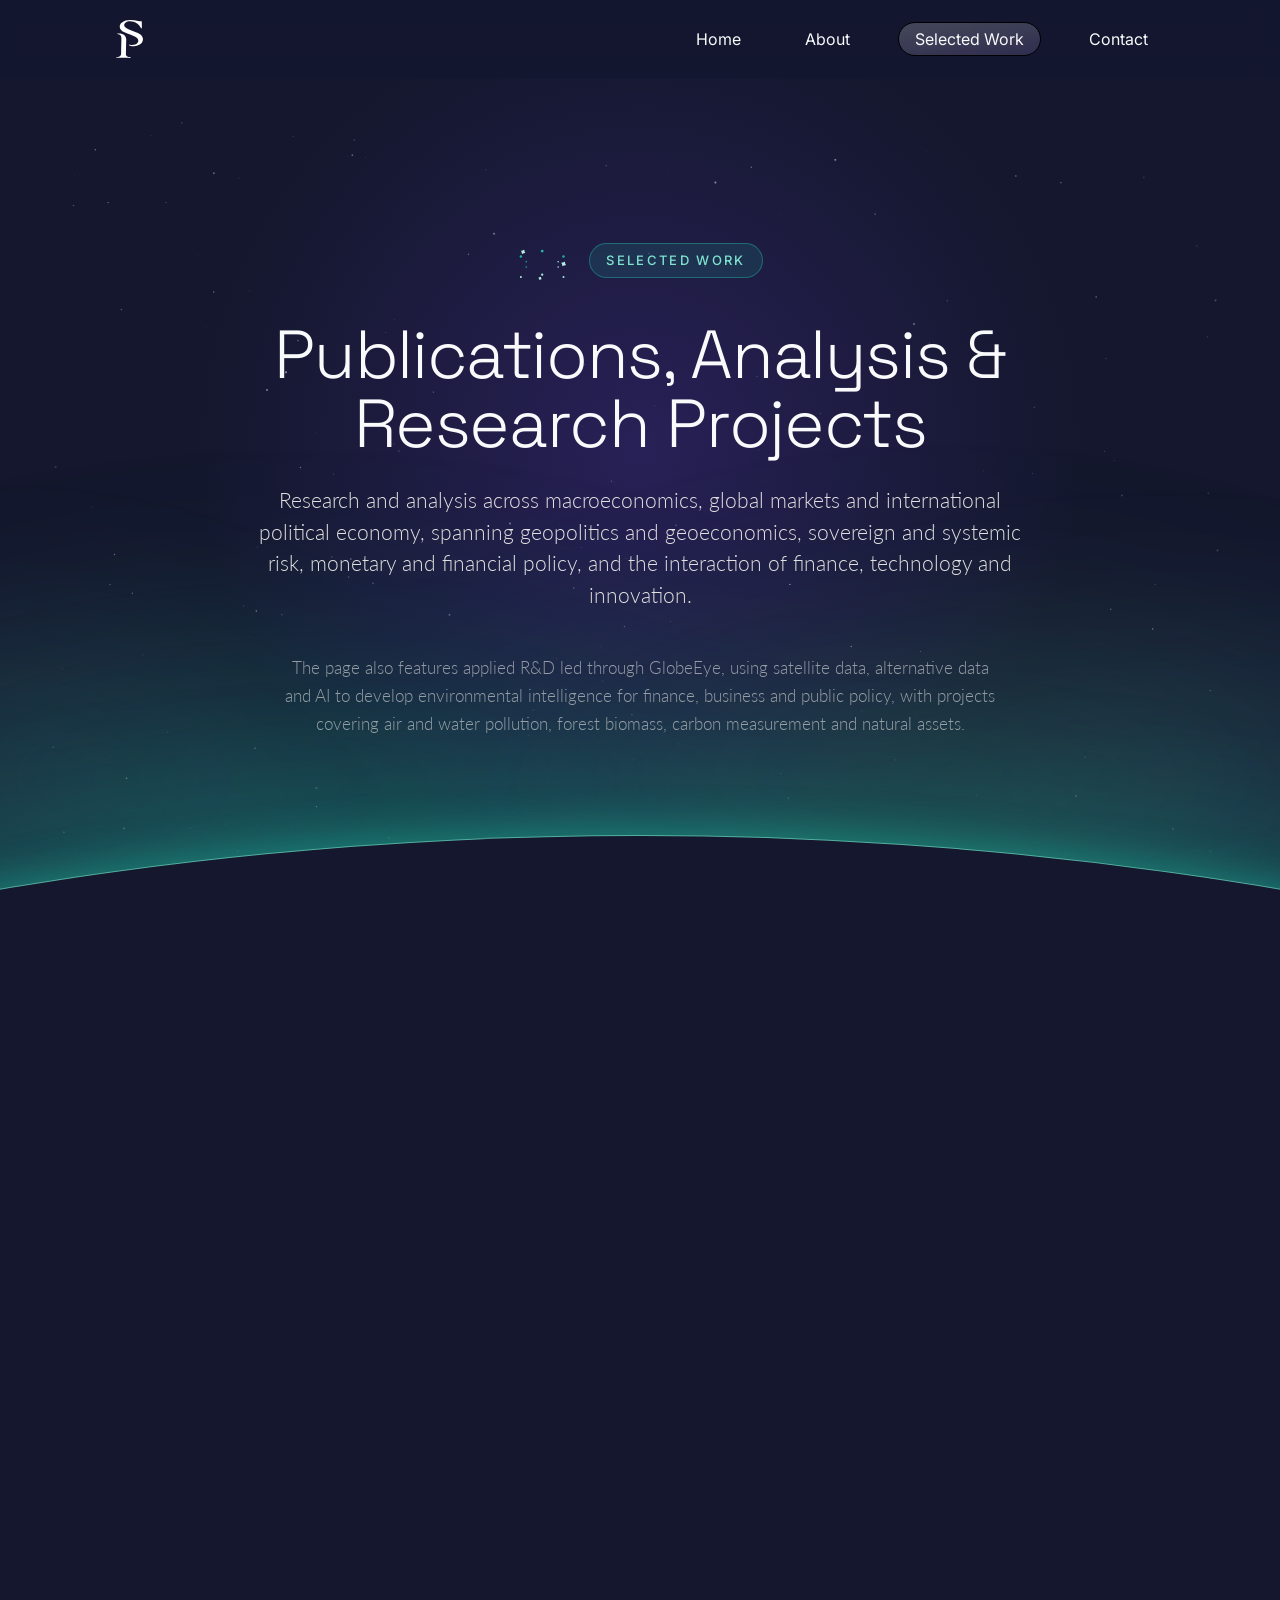
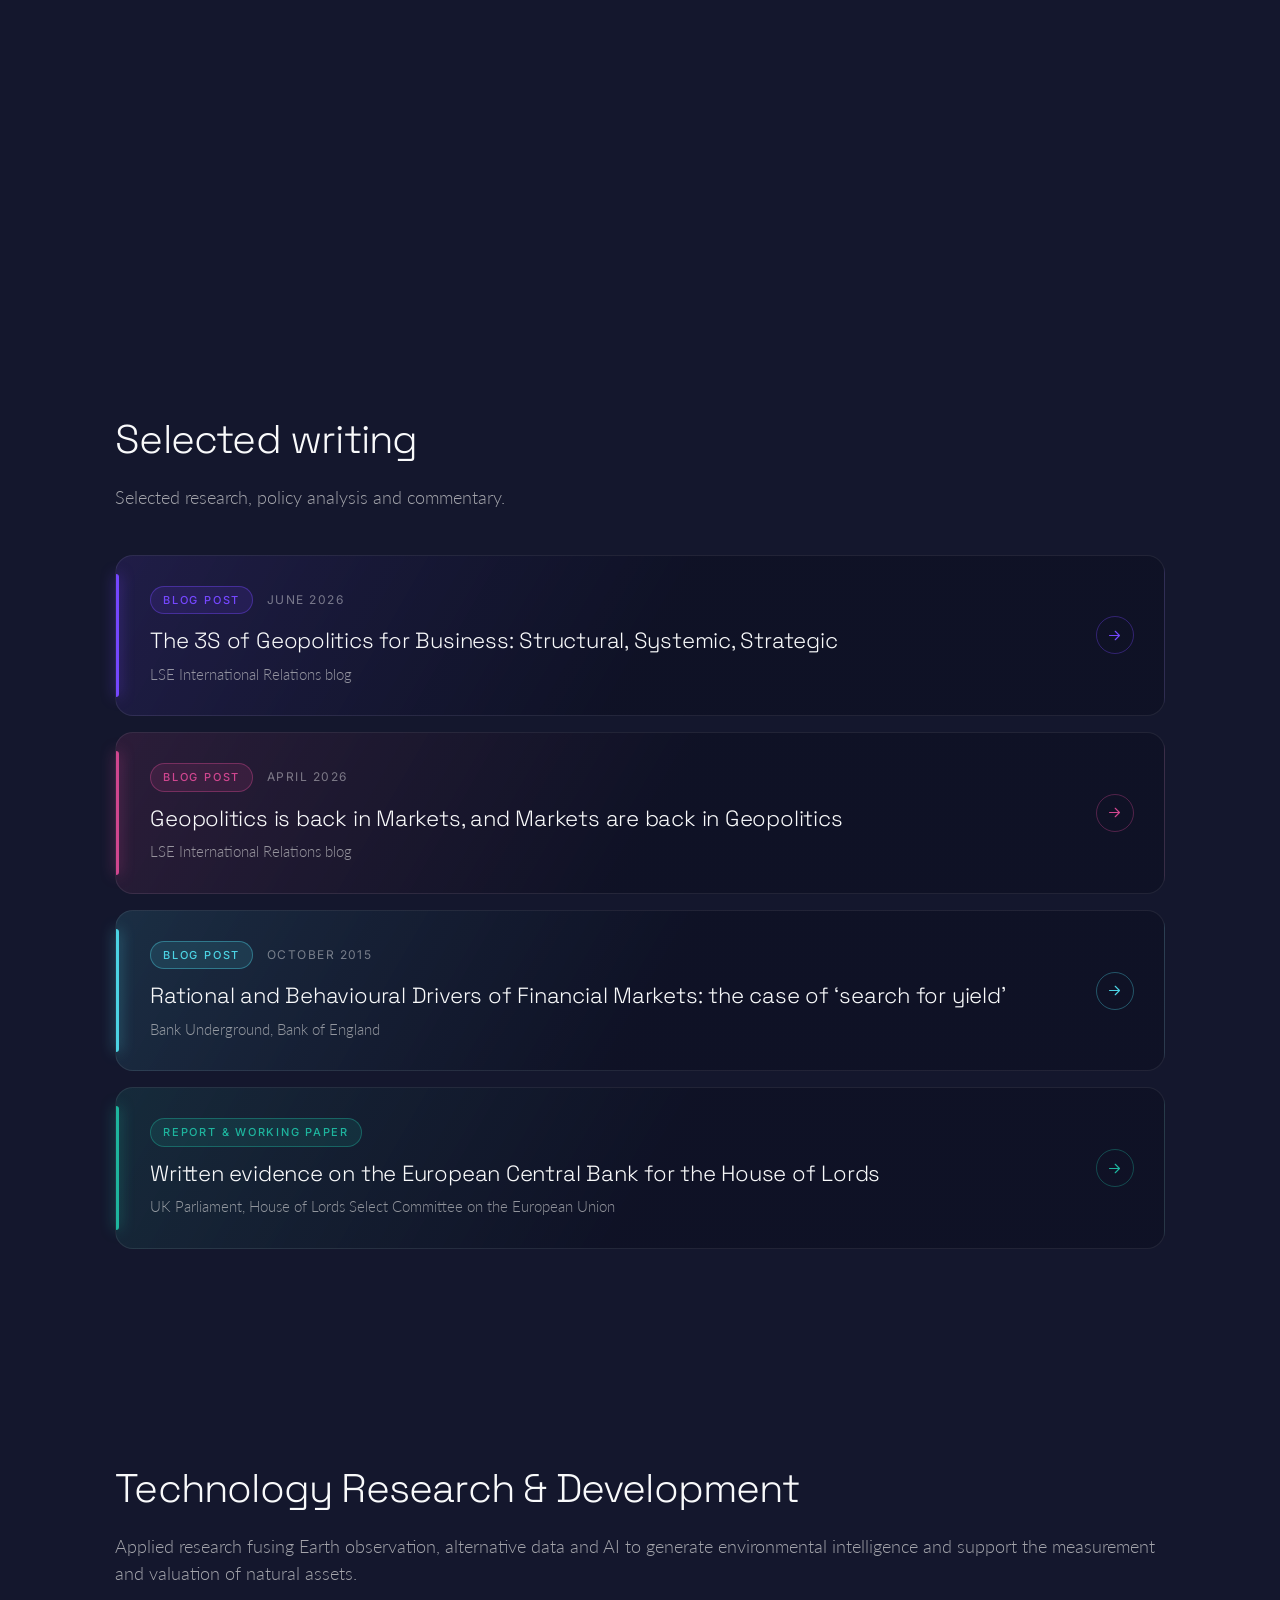
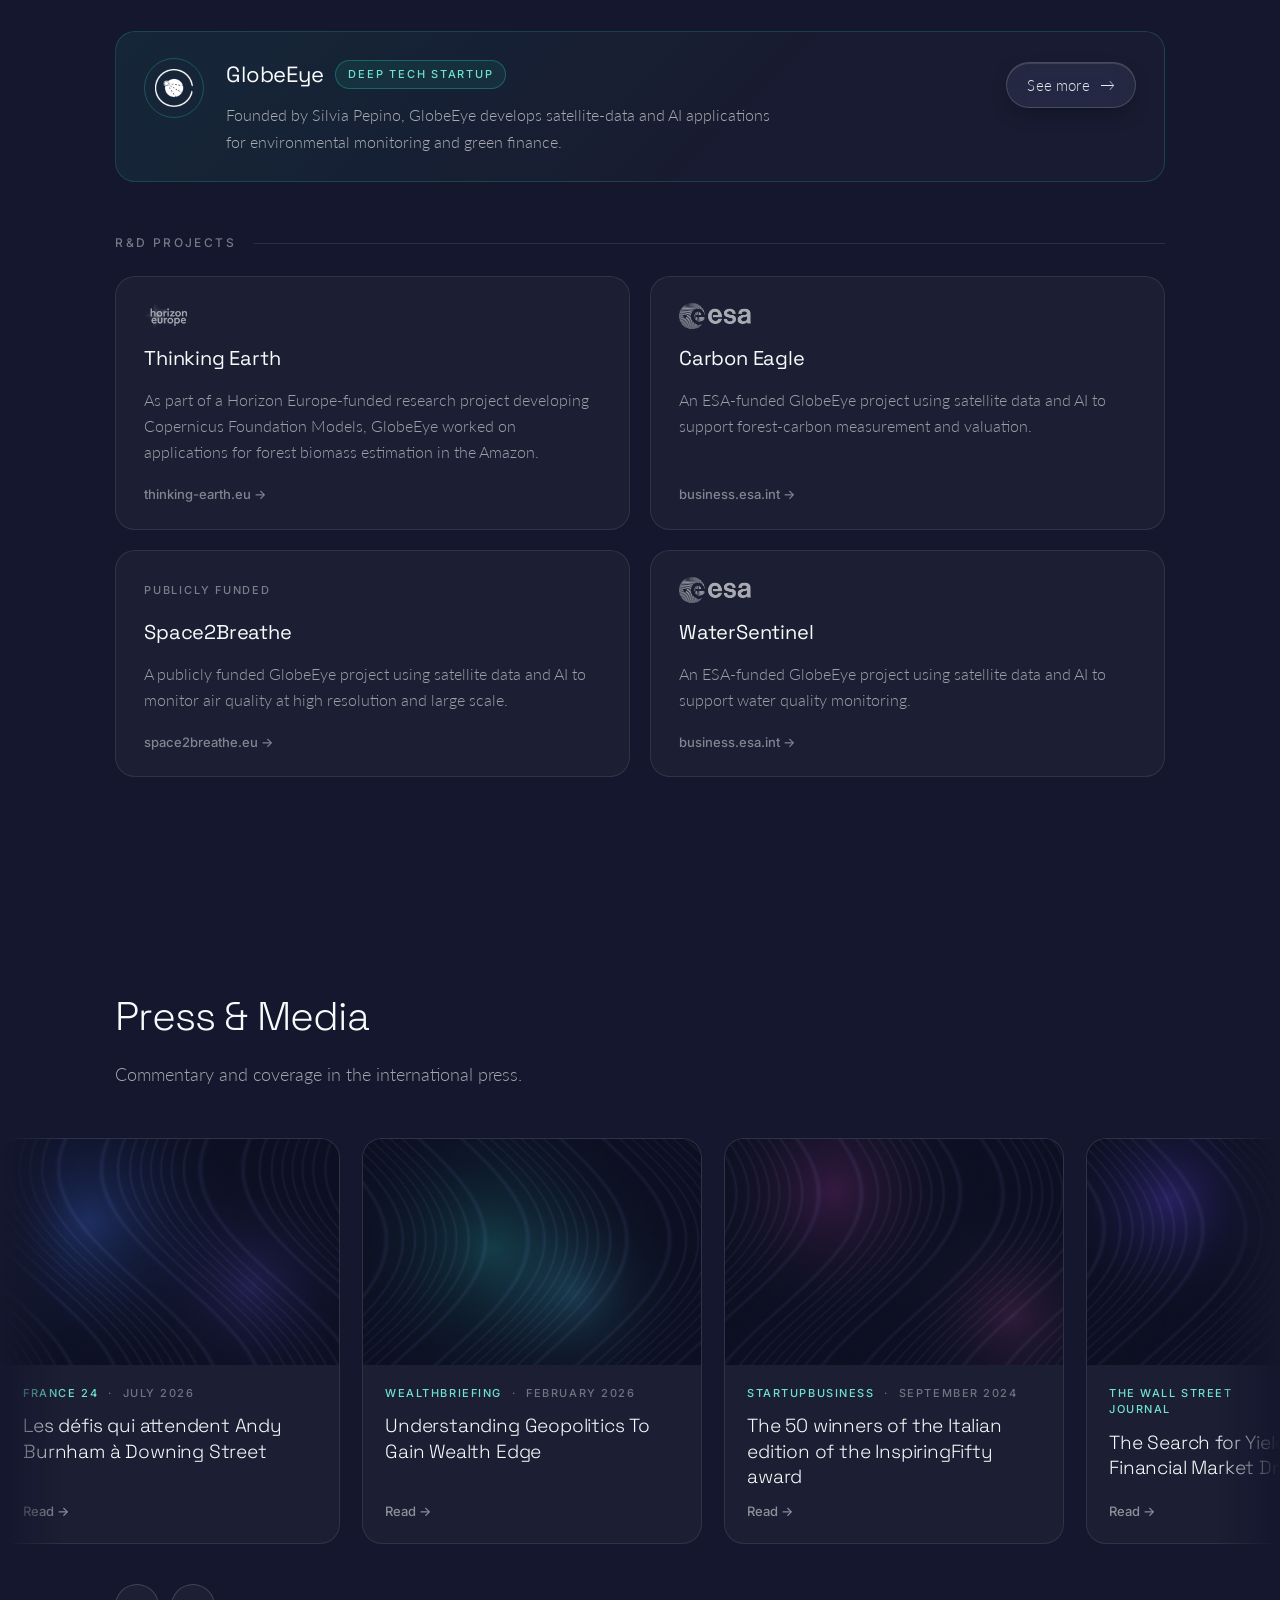
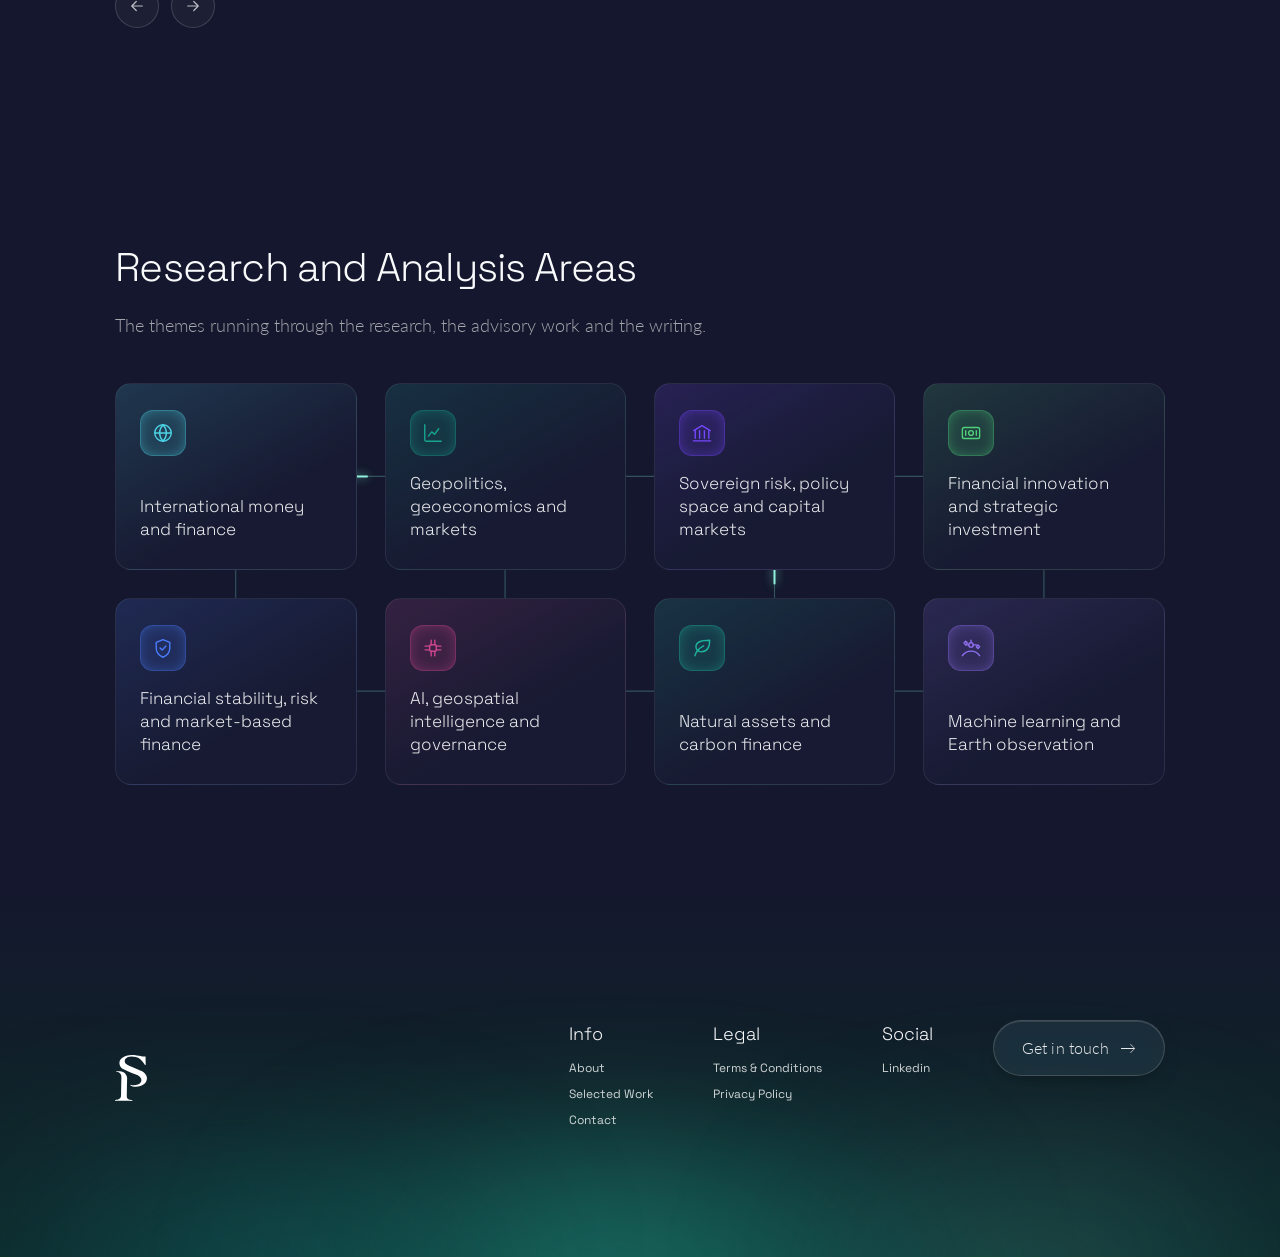
<file: publications/index.html>
<!DOCTYPE html>
<html lang="en">
<head>
<meta charset="UTF-8" />
<meta name="viewport" content="width=device-width, initial-scale=1.0" />
<title>Publications, Analysis &amp; Research | Dr Silvia Pepino</title>
<meta name="description" content="Research on sovereign risk, financial stability, geopolitics and geoeconomics, plus applied AI and satellite-data R&amp;D through GlobeEye." />
<link rel="canonical" href="https://silviapepino.com/publications/" />

<!-- Link previews (WhatsApp, LinkedIn, iMessage, Slack, X) -->
<meta property="og:type" content="website" />
<meta property="og:site_name" content="Dr Silvia Pepino" />
<meta property="og:url" content="https://silviapepino.com/publications/" />
<meta property="og:title" content="Selected Work &mdash; Publications, Analysis &amp; Research Projects" />
<meta property="og:description" content="Research on sovereign risk, financial stability, geopolitics and geoeconomics, plus applied AI and satellite-data R&amp;D through GlobeEye." />
<meta property="og:locale" content="en_GB" />
<meta property="og:image" content="https://silviapepino.com/assets/images/og-cover.jpg" />
<meta property="og:image:secure_url" content="https://silviapepino.com/assets/images/og-cover.jpg" />
<meta property="og:image:type" content="image/jpeg" />
<meta property="og:image:width" content="1200" />
<meta property="og:image:height" content="630" />
<meta property="og:image:alt" content="Dr Silvia Pepino &mdash; Economist, Board Director, Tech Founder" />
<meta name="twitter:card" content="summary_large_image" />
<meta name="twitter:title" content="Selected Work &mdash; Publications, Analysis &amp; Research Projects" />
<meta name="twitter:description" content="Research on sovereign risk, financial stability, geopolitics and geoeconomics, plus applied AI and satellite-data R&amp;D through GlobeEye." />
<meta name="twitter:image" content="https://silviapepino.com/assets/images/og-cover.jpg" />
<link rel="icon" href="/favicon.ico" sizes="32x32" />
<link rel="icon" href="/assets/favicon/favicon.svg" type="image/svg+xml" />
<link rel="apple-touch-icon" href="/assets/favicon/apple-touch-icon.png" />
<link rel="manifest" href="/site.webmanifest" />
<meta name="theme-color" content="#13172f" />
<meta name="author" content="Dr Silvia Pepino" />
<meta name="robots" content="index, follow, max-image-preview:large, max-snippet:-1" />
<link rel="preconnect" href="https://fonts.googleapis.com" />
<link rel="preconnect" href="https://fonts.gstatic.com" crossorigin />
<link href="https://fonts.googleapis.com/css2?family=Space+Grotesk:wght@300;400;500;600&family=Lato:ital,wght@0,300;0,400;0,700;1,400&family=Inter:wght@400;500&display=swap" rel="stylesheet" />
<link rel="stylesheet" href="/css/styles.css" />
<!-- Structured data: tells Google who she is, what she works on
     and how the pages relate. Test with the Rich Results Test. -->
<script type="application/ld+json">
{
  "@context": "https://schema.org",
  "@graph": [
    {
      "@type": "CollectionPage",
      "@id": "https://silviapepino.com/publications/#page",
      "url": "https://silviapepino.com/publications/",
      "name": "Publications, Analysis & Research Projects",
      "about": {
        "@id": "https://silviapepino.com/#person"
      },
      "isPartOf": {
        "@id": "https://silviapepino.com/#website"
      }
    },
    {
      "@type": "Book",
      "@id": "https://silviapepino.com/#book",
      "name": "Sovereign Risk and Financial Crisis: The International Political Economy of the Eurozone",
      "author": {
        "@id": "https://silviapepino.com/#person"
      },
      "publisher": {
        "@type": "Organization",
        "name": "Palgrave Macmillan"
      },
      "datePublished": "2015",
      "inLanguage": "en",
      "url": "https://link.springer.com/book/10.1057/9781137511645"
    },
    {
      "@type": "BreadcrumbList",
      "itemListElement": [
        {
          "@type": "ListItem",
          "position": 1,
          "name": "Home",
          "item": "https://silviapepino.com/"
        },
        {
          "@type": "ListItem",
          "position": 2,
          "name": "Selected Work",
          "item": "https://silviapepino.com/publications/"
        }
      ]
    }
  ]
}
</script>
</head>
<body class="page-pubs">

<header class="nav">
  <div class="nav__inner">
    <a href="/" class="nav__logo">
      <img fetchpriority="high" width="129" height="186" src="/assets/logos/monogram.svg" alt="Silvia Pepino" />
    </a>
    <nav class="nav__links" id="navLinks">
      <a href="/">Home</a>
      <a href="/about/">About</a>
      <a href="/publications/" class="active">Selected Work</a>
      <a href="/contact/">Contact</a>
    </nav>
    <button class="nav__toggle" id="navToggle" aria-label="Toggle menu" aria-expanded="false">
      <span></span><span></span><span></span>
    </button>
  </div>
</header>

<main id="top">

  <!-- Page hero — same structure as the homepage, shorter -->
  <section class="section hero hero--page">
    <canvas class="hero__stars star-field" data-density="0.8" aria-hidden="true"></canvas>
    <span class="hero__aurora" aria-hidden="true"></span>
    <span class="hero__deco" aria-hidden="true"></span>
    <div class="hero__content reveal">
      <div class="section-eyebrow">
        <svg class="constellation constellation--books" viewBox="0 0 163 160" aria-hidden="true" focusable="false">
          <!-- An open book: two pages fanning out from a central spine -->
          <g class="constellation__lines">
            <!-- spine -->
            <path d="M82 54 L82 116" />
            <!-- left page: top edge, outer edge, bottom edge back to spine -->
            <path d="M82 54 L26 68 L26 122 L82 116" />
            <!-- right page -->
            <path d="M82 54 L138 68 L138 122 L82 116" />
            <!-- page lines -->
            <path d="M40 82 L70 74" />
            <path d="M40 96 L70 88" />
            <path d="M94 74 L124 82" />
            <path d="M94 88 L124 96" />
          </g>

          <g class="constellation__dots">
            <circle cx="82" cy="54" r="3.8" /><circle cx="82" cy="116" r="3" />
            <circle cx="26" cy="68" r="3.2" /><circle cx="26" cy="122" r="2.6" />
            <circle cx="138" cy="68" r="3.2" /><circle cx="138" cy="122" r="2.6" />
            <circle cx="40" cy="82" r="2" /><circle cx="124" cy="82" r="2" />
            <circle cx="40" cy="96" r="2" /><circle cx="124" cy="96" r="2" />
          </g>

          <g class="constellation__sparks">
            <path d="M140.791 81.7738C141.222 81.467 141.82 81.7767 141.818 82.3062C141.809 85.0427 142.656 87.7134 144.242 89.9437C144.549 90.3752 144.239 90.9729 143.71 90.971C140.973 90.9615 138.303 91.8091 136.072 93.3948C135.641 93.7016 135.043 93.3919 135.045 92.8624C135.054 90.126 134.207 87.4552 132.621 85.225C132.314 84.7935 132.624 84.1958 133.153 84.1976C135.89 84.2071 138.561 83.3595 140.791 81.7738Z" />
            <path d="M34.0618 50.5293C34.4677 50.2407 35.03 50.532 35.0283 51.0301C35.0193 53.6043 35.8167 56.1167 37.3084 58.2148C37.597 58.6207 37.3056 59.1829 36.8076 59.1812C34.2333 59.1723 31.7209 59.9696 29.6229 61.4613C29.217 61.7499 28.6547 61.4585 28.6564 60.9605C28.6654 58.3863 27.868 55.8738 26.3763 53.7758C26.0877 53.3699 26.3791 52.8076 26.8771 52.8094C29.4514 52.8183 31.9638 52.021 34.0618 50.5293Z" />
            <path d="M77.9657 121.491C78.263 121.279 78.6747 121.493 78.6735 121.857C78.6669 123.743 79.2508 125.582 80.3432 127.119C80.5546 127.416 80.3412 127.828 79.9765 127.827C78.0913 127.82 76.2514 128.404 74.715 129.496C74.4178 129.708 74.006 129.494 74.0073 129.13C74.0138 127.244 73.4299 125.405 72.3375 123.868C72.1262 123.571 72.3395 123.159 72.7043 123.16C74.5894 123.167 76.4293 122.583 77.9657 121.491Z" />
          </g>
        </svg>
        <span class="tag">Selected Work</span>
      </div>
      <h1>Publications, Analysis &amp; Research Projects</h1>
      <p>Research and analysis across macroeconomics, global markets and international political economy, spanning geopolitics and geoeconomics, sovereign and systemic risk, monetary and financial policy, and the interaction of finance, technology and innovation.</p>
      <p class="hero__note">The page also features applied R&amp;D led through GlobeEye, using satellite data, alternative data and AI to develop environmental intelligence for finance, business and public policy, with projects covering air and water pollution, forest biomass, carbon measurement and natural assets.</p>
    </div>
  </section>

  <!-- Featured book -->
  <section class="section book">
    <div class="book__panel reveal">
      <span class="book__glow book__glow--1" aria-hidden="true"></span>
      <span class="book__glow book__glow--2" aria-hidden="true"></span>
      <div class="book__copy">
        <h2>Sovereign Risk and Financial Crisis</h2>
        <p class="book__subtitle">The International Political Economy of the Eurozone</p>
        <p class="book__meta">Palgrave Macmillan &middot; 2015</p>
        <p>An international political economy analysis of how domestic and global political dynamics influence sovereign credibility in financial markets. The book examines how institutions, policy choices and market perceptions interact during periods of financial stress, offering a framework for understanding sovereign risk and financial stability.</p>
        <figure class="book__quote">
          <blockquote>&ldquo;This book should be read by all those interested in how markets and politics interrelate.&rdquo;</blockquote>
          <figcaption>Andrew Walter, University of Melbourne</figcaption>
        </figure>
        <a href="https://link.springer.com/book/10.1057/9781137511645" class="btn btn-quiet" target="_blank" rel="noopener">View on Springer <span aria-hidden="true">&rarr;</span></a>
      </div>
      <img loading="lazy" decoding="async" width="1000" height="979" class="book__cover" src="/assets/images/book-mockup.png" alt="Sovereign Risk and Financial Crisis — book cover" />
    </div>
  </section>

  <!-- Selected writing -->
  <section class="section pubs-list-wrap">
    <div class="pubs-areas__head reveal">
      <h2>Selected writing</h2>
      <p>Selected research, policy analysis and commentary.</p>
    </div>

    <div class="pubs-list reveal">
      <a class="pub-card" style="--accent: #7547ff;" href="https://blogs.lse.ac.uk/internationalrelations/2026/06/03/the-3s-of-geopolitics-for-business-structural-systemic-strategic/" target="_blank" rel="noopener">
        <div class="pub-card__meta">
          <span class="pub-card__type">Blog post</span>
          <span class="pub-card__date">June 2026</span>
        </div>
        <h3>The 3S of Geopolitics for Business: Structural, Systemic, Strategic</h3>
        <p class="pub-card__source">LSE International Relations blog</p>
        <span class="pub-card__arrow" aria-hidden="true">
          <svg viewBox="0 0 24 24" fill="none" stroke="currentColor" stroke-width="1.6" stroke-linecap="round" stroke-linejoin="round">
            <path d="M5 12h14M13 6l6 6-6 6" />
          </svg>
        </span>
      </a>

      <a class="pub-card" style="--accent: #d0468f;" href="https://blogs.lse.ac.uk/internationalrelations/2026/04/15/geopolitics-is-back-in-markets-and-markets-are-back-in-geopolitics/" target="_blank" rel="noopener">
        <div class="pub-card__meta">
          <span class="pub-card__type">Blog post</span>
          <span class="pub-card__date">April 2026</span>
        </div>
        <h3>Geopolitics is back in Markets, and Markets are back in Geopolitics</h3>
        <p class="pub-card__source">LSE International Relations blog</p>
        <span class="pub-card__arrow" aria-hidden="true">
          <svg viewBox="0 0 24 24" fill="none" stroke="currentColor" stroke-width="1.6" stroke-linecap="round" stroke-linejoin="round">
            <path d="M5 12h14M13 6l6 6-6 6" />
          </svg>
        </span>
      </a>

      <a class="pub-card" style="--accent: #4cd3e4;" href="https://bankunderground.co.uk/2015/10/30/rational-and-behavioural-drivers-of-financial-markets-the-case-of-search-for-yield/" target="_blank" rel="noopener">
        <div class="pub-card__meta">
          <span class="pub-card__type">Blog post</span>
          <span class="pub-card__date">October 2015</span>
        </div>
        <h3>Rational and Behavioural Drivers of Financial Markets: the case of &lsquo;search for yield&rsquo;</h3>
        <p class="pub-card__source">Bank Underground, Bank of England</p>
        <span class="pub-card__arrow" aria-hidden="true">
          <svg viewBox="0 0 24 24" fill="none" stroke="currentColor" stroke-width="1.6" stroke-linecap="round" stroke-linejoin="round">
            <path d="M5 12h14M13 6l6 6-6 6" />
          </svg>
        </span>
      </a>

      <a class="pub-card" style="--accent: #1eb59e;" href="https://publications.parliament.uk/pa/ld200203/ldselect/ldeucom/170/170we06.htm" target="_blank" rel="noopener">
        <div class="pub-card__meta">
          <span class="pub-card__type">Report &amp; working paper</span>
        </div>
        <h3>Written evidence on the European Central Bank for the House of Lords</h3>
        <p class="pub-card__source">UK Parliament, House of Lords Select Committee on the European Union</p>
        <span class="pub-card__arrow" aria-hidden="true">
          <svg viewBox="0 0 24 24" fill="none" stroke="currentColor" stroke-width="1.6" stroke-linecap="round" stroke-linejoin="round">
            <path d="M5 12h14M13 6l6 6-6 6" />
          </svg>
        </span>
      </a>
    </div>
  </section>

  <!-- Technology R&D -->
  <section class="section rnd">
    <div class="pubs-areas__head reveal">
      <h2>Technology Research &amp; Development</h2>
      <p>Applied research fusing Earth observation, alternative data and AI to generate environmental intelligence and support the measurement and valuation of natural assets.</p>
    </div>

    <div class="rnd__intro reveal">
      <span class="rnd__globe" aria-hidden="true">
        <img loading="lazy" decoding="async" width="227" height="228" src="/assets/logos/globeeye-mark.png" alt="" />
      </span>
      <div class="rnd__intro-text">
        <h3>GlobeEye <span>Deep tech startup</span></h3>
        <p>Founded by Silvia Pepino, GlobeEye develops satellite-data and AI applications for environmental monitoring and green finance.</p>
      </div>
      <a href="https://www.globeeye.eu/" class="btn btn-quiet rnd__cta" target="_blank" rel="noopener">See more <span aria-hidden="true">&rarr;</span></a>
    </div>

    <p class="rnd__label reveal">R&amp;D projects</p>

    <div class="rnd__grid reveal">

      <a class="rnd-card" style="--accent: #1eb59e;" href="https://thinking-earth.eu" target="_blank" rel="noopener">
        <span class="rnd-card__funder">
          <img loading="lazy" decoding="async" width="560" height="338" src="/assets/images/logo-horizon-europe.png" alt="Horizon Europe" />
        </span>
        <h4>Thinking Earth</h4>
        <p>As part of a Horizon Europe-funded research project developing Copernicus Foundation Models, GlobeEye worked on applications for forest biomass estimation in the Amazon.</p>
        <span class="rnd-card__cue">thinking-earth.eu <span aria-hidden="true">&rarr;</span></span>
      </a>

      <a class="rnd-card" style="--accent: #4cd3e4;" href="https://business.esa.int/projects/carboneagle" target="_blank" rel="noopener">
        <span class="rnd-card__funder">
          <img loading="lazy" decoding="async" width="560" height="203" src="/assets/images/logo-esa.png" alt="European Space Agency" />
        </span>
        <h4>Carbon Eagle</h4>
        <p>An ESA-funded GlobeEye project using satellite data and AI to support forest-carbon measurement and valuation.</p>
        <span class="rnd-card__cue">business.esa.int <span aria-hidden="true">&rarr;</span></span>
      </a>

      <a class="rnd-card" style="--accent: #6fe3cd;" href="https://space2breathe.eu" target="_blank" rel="noopener">
        <span class="rnd-card__funder rnd-card__funder--text">Publicly funded</span>
        <h4>Space2Breathe</h4>
        <p>A publicly funded GlobeEye project using satellite data and AI to monitor air quality at high resolution and large scale.</p>
        <span class="rnd-card__cue">space2breathe.eu <span aria-hidden="true">&rarr;</span></span>
      </a>

      <a class="rnd-card" style="--accent: #4a7dff;" href="https://business.esa.int/projects/ws" target="_blank" rel="noopener">
        <span class="rnd-card__funder">
          <img loading="lazy" decoding="async" width="560" height="203" src="/assets/images/logo-esa.png" alt="European Space Agency" />
        </span>
        <h4>WaterSentinel</h4>
        <p>An ESA-funded GlobeEye project using satellite data and AI to support water quality monitoring.</p>
        <span class="rnd-card__cue">business.esa.int <span aria-hidden="true">&rarr;</span></span>
      </a>

    </div>
  </section>

  <!-- Press & Media -->
  <!-- NOTE: the card images are placeholder artwork generated for the site.
       Swap the src for a real photograph when one is available; the frame
       crops to 3:2 so any landscape image will sit correctly. -->
  <section class="section press">
    <div class="pubs-areas__head reveal">
      <h2>Press &amp; Media</h2>
      <p>Commentary and coverage in the international press.</p>
    </div>

    <div class="press__rail">
      <div class="press__track" id="pressTrack">

        <a class="press-card" href="https://www.france24.com/fr/info-en-continu/20260718-les-d%C3%A9fis-qui-attendent-andy-burnham-%C3%A0-downing-street" target="_blank" rel="noopener">
          <span class="press-card__media">
            <img width="900" height="600" src="/assets/images/press-france24.jpg" alt="" loading="lazy" />
          </span>
          <span class="press-card__body">
            <span class="press-card__meta">
              <span class="press-card__outlet">France 24</span>
              <span class="press-card__date">July 2026</span>
            </span>
            <span class="press-card__title">Les d&eacute;fis qui attendent Andy Burnham &agrave; Downing Street</span>
            <span class="press-card__cue">Read <span aria-hidden="true">&rarr;</span></span>
          </span>
        </a>

        <a class="press-card" href="https://www.wealthbriefing.com/html/article.php/analysis%3A-understanding-geopolitics-to-gain-wealth-edge" target="_blank" rel="noopener">
          <span class="press-card__media">
            <img width="900" height="600" src="/assets/images/press-wealth.jpg" alt="" loading="lazy" />
          </span>
          <span class="press-card__body">
            <span class="press-card__meta">
              <span class="press-card__outlet">WealthBriefing</span>
              <span class="press-card__date">February 2026</span>
            </span>
            <span class="press-card__title">Understanding Geopolitics To Gain Wealth Edge</span>
            <span class="press-card__cue">Read <span aria-hidden="true">&rarr;</span></span>
          </span>
        </a>

        <a class="press-card" href="https://www.startupbusiness.it/en/here-are-the-50-winners-of-the-italian-edition-of-the-inspiringfifty-award/142265/" target="_blank" rel="noopener">
          <span class="press-card__media">
            <img width="900" height="600" src="/assets/images/press-inspiring.jpg" alt="" loading="lazy" />
          </span>
          <span class="press-card__body">
            <span class="press-card__meta">
              <span class="press-card__outlet">Startupbusiness</span>
              <span class="press-card__date">September 2024</span>
            </span>
            <span class="press-card__title">The 50 winners of the Italian edition of the InspiringFifty award</span>
            <span class="press-card__cue">Read <span aria-hidden="true">&rarr;</span></span>
          </span>
        </a>

        <a class="press-card" href="https://www.wsj.com/articles/the-search-for-yield-and-financial-market-drivers-1446583311" target="_blank" rel="noopener">
          <span class="press-card__media">
            <img width="900" height="600" src="/assets/images/press-wsj.jpg" alt="" loading="lazy" />
          </span>
          <span class="press-card__body">
            <span class="press-card__meta">
              <span class="press-card__outlet">The Wall Street Journal</span>
              <span class="press-card__date">November 2015</span>
            </span>
            <span class="press-card__title">The Search for Yield and Financial Market Drivers</span>
            <span class="press-card__cue">Read <span aria-hidden="true">&rarr;</span></span>
          </span>
        </a>

        <!-- TITLE TO CONFIRM: the NYT archive can't be read from here -->
        <a class="press-card" href="https://www.nytimes.com/2008/07/14/business/worldbusiness/14iht-14output.14475520.html" target="_blank" rel="noopener">
          <span class="press-card__media">
            <img width="900" height="600" src="/assets/images/press-nyt-output.jpg" alt="" loading="lazy" />
          </span>
          <span class="press-card__body">
            <span class="press-card__meta">
              <span class="press-card__outlet">The New York Times</span>
              <span class="press-card__date">July 2008</span>
            </span>
            <span class="press-card__title">Industrial output across the euro area</span>
            <span class="press-card__cue">Read <span aria-hidden="true">&rarr;</span></span>
          </span>
        </a>

        <!-- TITLE TO CONFIRM: the NYT archive can't be read from here -->
        <a class="press-card" href="https://www.nytimes.com/2008/02/20/business/worldbusiness/20iht-wage.5.10249761.html" target="_blank" rel="noopener">
          <span class="press-card__media">
            <img width="900" height="600" src="/assets/images/press-nyt-wage.jpg" alt="" loading="lazy" />
          </span>
          <span class="press-card__body">
            <span class="press-card__meta">
              <span class="press-card__outlet">The New York Times</span>
              <span class="press-card__date">February 2008</span>
            </span>
            <span class="press-card__title">Wage pressure and the inflation outlook</span>
            <span class="press-card__cue">Read <span aria-hidden="true">&rarr;</span></span>
          </span>
        </a>

      </div>
    </div>

    <div class="press__nav">
      <button type="button" class="press__arrow" data-press-dir="-1" aria-label="Scroll left" aria-controls="pressTrack">
        <svg viewBox="0 0 24 24" fill="none" stroke="currentColor" stroke-width="1.6" stroke-linecap="round" stroke-linejoin="round" aria-hidden="true">
          <path d="M19 12H5M11 18l-6-6 6-6" />
        </svg>
      </button>
      <button type="button" class="press__arrow" data-press-dir="1" aria-label="Scroll right" aria-controls="pressTrack">
        <svg viewBox="0 0 24 24" fill="none" stroke="currentColor" stroke-width="1.6" stroke-linecap="round" stroke-linejoin="round" aria-hidden="true">
          <path d="M5 12h14M13 6l6 6-6 6" />
        </svg>
      </button>
    </div>
  </section>

  <!-- Research areas -->
  <section class="section pubs-areas">
    <div class="pubs-areas__head reveal">
      <h2>Research and Analysis Areas</h2>
      <p>The themes running through the research, the advisory work and the writing.</p>
    </div>
    <div class="pubs-areas__board reveal">
      <svg class="pubs-areas__wires" id="areaWires" aria-hidden="true" focusable="false"></svg>
      <ul class="pubs-areas__grid">
        <li class="area-card" style="--accent: #4cd3e4;">
          <span class="area-card__icon">
            <svg viewBox="0 0 24 24" fill="none" stroke="currentColor" stroke-width="1.5" stroke-linecap="round" stroke-linejoin="round" aria-hidden="true">
              <circle cx="12" cy="12" r="9" /><path d="M3 12h18M12 3c2.4 2.6 3.7 5.7 3.7 9s-1.3 6.4-3.7 9c-2.4-2.6-3.7-5.7-3.7-9S9.6 5.6 12 3z" />
            </svg>
          </span>
          <h3>International money and finance</h3>
        </li>

        <li class="area-card" style="--accent: #17a58f;">
          <span class="area-card__icon">
            <svg viewBox="0 0 24 24" fill="none" stroke="currentColor" stroke-width="1.5" stroke-linecap="round" stroke-linejoin="round" aria-hidden="true">
              <path d="M3 3v16.2a1.8 1.8 0 0 0 1.8 1.8H21" /><path d="M7 15.4l3.6-4.6 3.1 2.6 4.5-6" />
            </svg>
          </span>
          <h3>Geopolitics, geoeconomics and markets</h3>
        </li>

        <li class="area-card" style="--accent: #7547ff;">
          <span class="area-card__icon">
            <svg viewBox="0 0 24 24" fill="none" stroke="currentColor" stroke-width="1.5" stroke-linecap="round" stroke-linejoin="round" aria-hidden="true">
              <path d="M3 9.4L12 4l9 5.4M4.6 9.4v8.4M9.4 9.4v8.4M14.6 9.4v8.4M19.4 9.4v8.4M2.6 20.6h18.8" />
            </svg>
          </span>
          <h3>Sovereign risk, policy space and capital markets</h3>
        </li>

        <li class="area-card" style="--accent: #4fd07a;">
          <span class="area-card__icon">
            <svg viewBox="0 0 24 24" fill="none" stroke="currentColor" stroke-width="1.5" stroke-linecap="round" stroke-linejoin="round" aria-hidden="true">
              <rect x="2.6" y="6" width="18.8" height="12" rx="2" /><circle cx="12" cy="12" r="2.6" /><path d="M6.2 9.6v4.8M17.8 9.6v4.8" />
            </svg>
          </span>
          <h3>Financial innovation and strategic investment</h3>
        </li>

        <li class="area-card" style="--accent: #4a7dff;">
          <span class="area-card__icon">
            <svg viewBox="0 0 24 24" fill="none" stroke="currentColor" stroke-width="1.5" stroke-linecap="round" stroke-linejoin="round" aria-hidden="true">
              <path d="M12 2.8l7.4 3v6.3c0 4.4-3.1 8.2-7.4 10-4.3-1.8-7.4-5.6-7.4-10V5.8z" /><path d="M8.8 12l2.3 2.3 4.1-4.5" />
            </svg>
          </span>
          <h3>Financial stability, risk and market-based finance</h3>
        </li>

        <li class="area-card" style="--accent: #d0468f;">
          <span class="area-card__icon">
            <svg viewBox="0 0 24 24" fill="none" stroke="currentColor" stroke-width="1.5" stroke-linecap="round" stroke-linejoin="round" aria-hidden="true">
              <rect x="8.4" y="8.4" width="7.2" height="7.2" rx="1.4" /><path d="M10 3.4v5M14 3.4v5M10 15.6v5M14 15.6v5M3.4 10h5M3.4 14h5M15.6 10h5M15.6 14h5" />
            </svg>
          </span>
          <h3>AI, geospatial intelligence and governance</h3>
        </li>

        <li class="area-card" style="--accent: #1eb59e;">
          <span class="area-card__icon">
            <svg viewBox="0 0 24 24" fill="none" stroke="currentColor" stroke-width="1.5" stroke-linecap="round" stroke-linejoin="round" aria-hidden="true">
              <path d="M20.4 3.6c0 8.4-3.9 12.6-9.4 12.6a5.6 5.6 0 0 1-5.6-5.6c0-5.2 4.6-7 15-7z" /><path d="M4.2 20.4c1.4-4.8 4.6-8.4 9.6-10.8" />
            </svg>
          </span>
          <h3>Natural assets and carbon finance</h3>
        </li>

        <li class="area-card" style="--accent: #9170f2;">
          <span class="area-card__icon">
            <svg viewBox="0 0 24 24" fill="none" stroke="currentColor" stroke-width="1.5" stroke-linecap="round" stroke-linejoin="round" aria-hidden="true">
              <path d="M2.6 20.4a11.4 11.4 0 0 1 18.8 0" /><circle cx="12" cy="8.6" r="2.4" /><path d="M9.6 8.6H6.2M17.8 8.6h-3.4M12 6.2V3.4" /><path d="M4.4 6.6l1.8 2 1.8-2-1.8-2zM17.8 10.6l1.8 2 1.8-2-1.8-2z" />
            </svg>
          </span>
          <h3>Machine learning and Earth observation</h3>
        </li>
      </ul>
    </div>
  </section>

  <!-- Footer -->
  <footer class="section footer" id="contact">
    <span class="footer__glow footer__glow--1" aria-hidden="true"></span>
    <span class="footer__glow footer__glow--2" aria-hidden="true"></span>
    <span class="footer__glow footer__glow--3" aria-hidden="true"></span>
    <a href="/" class="footer__logo">
      <img fetchpriority="high" width="129" height="186" src="/assets/logos/monogram.svg" alt="Silvia Pepino" />
    </a>
    <div class="footer__links">
      <div class="footer__col">
        <h4>Info</h4>
        <a href="/about/">About</a>
        <a href="/publications/">Selected Work</a>
        <a href="/contact/">Contact</a>
      </div>
      <div class="footer__col">
        <h4>Legal</h4>
        <a href="/terms/">Terms &amp; Conditions</a>
        <a href="/privacy/">Privacy Policy</a>
      </div>
      <div class="footer__col">
        <h4>Social</h4>
        <a href="https://www.linkedin.com/in/silviapepino/" target="_blank" rel="noopener">Linkedin</a>
      </div>
      <a href="/contact/" class="btn btn-quiet">Get in touch <span aria-hidden="true">&rarr;</span></a>
    </div>
  </footer>

</main>

<script src="/js/script.js"></script>
</body>
</html>
</file>
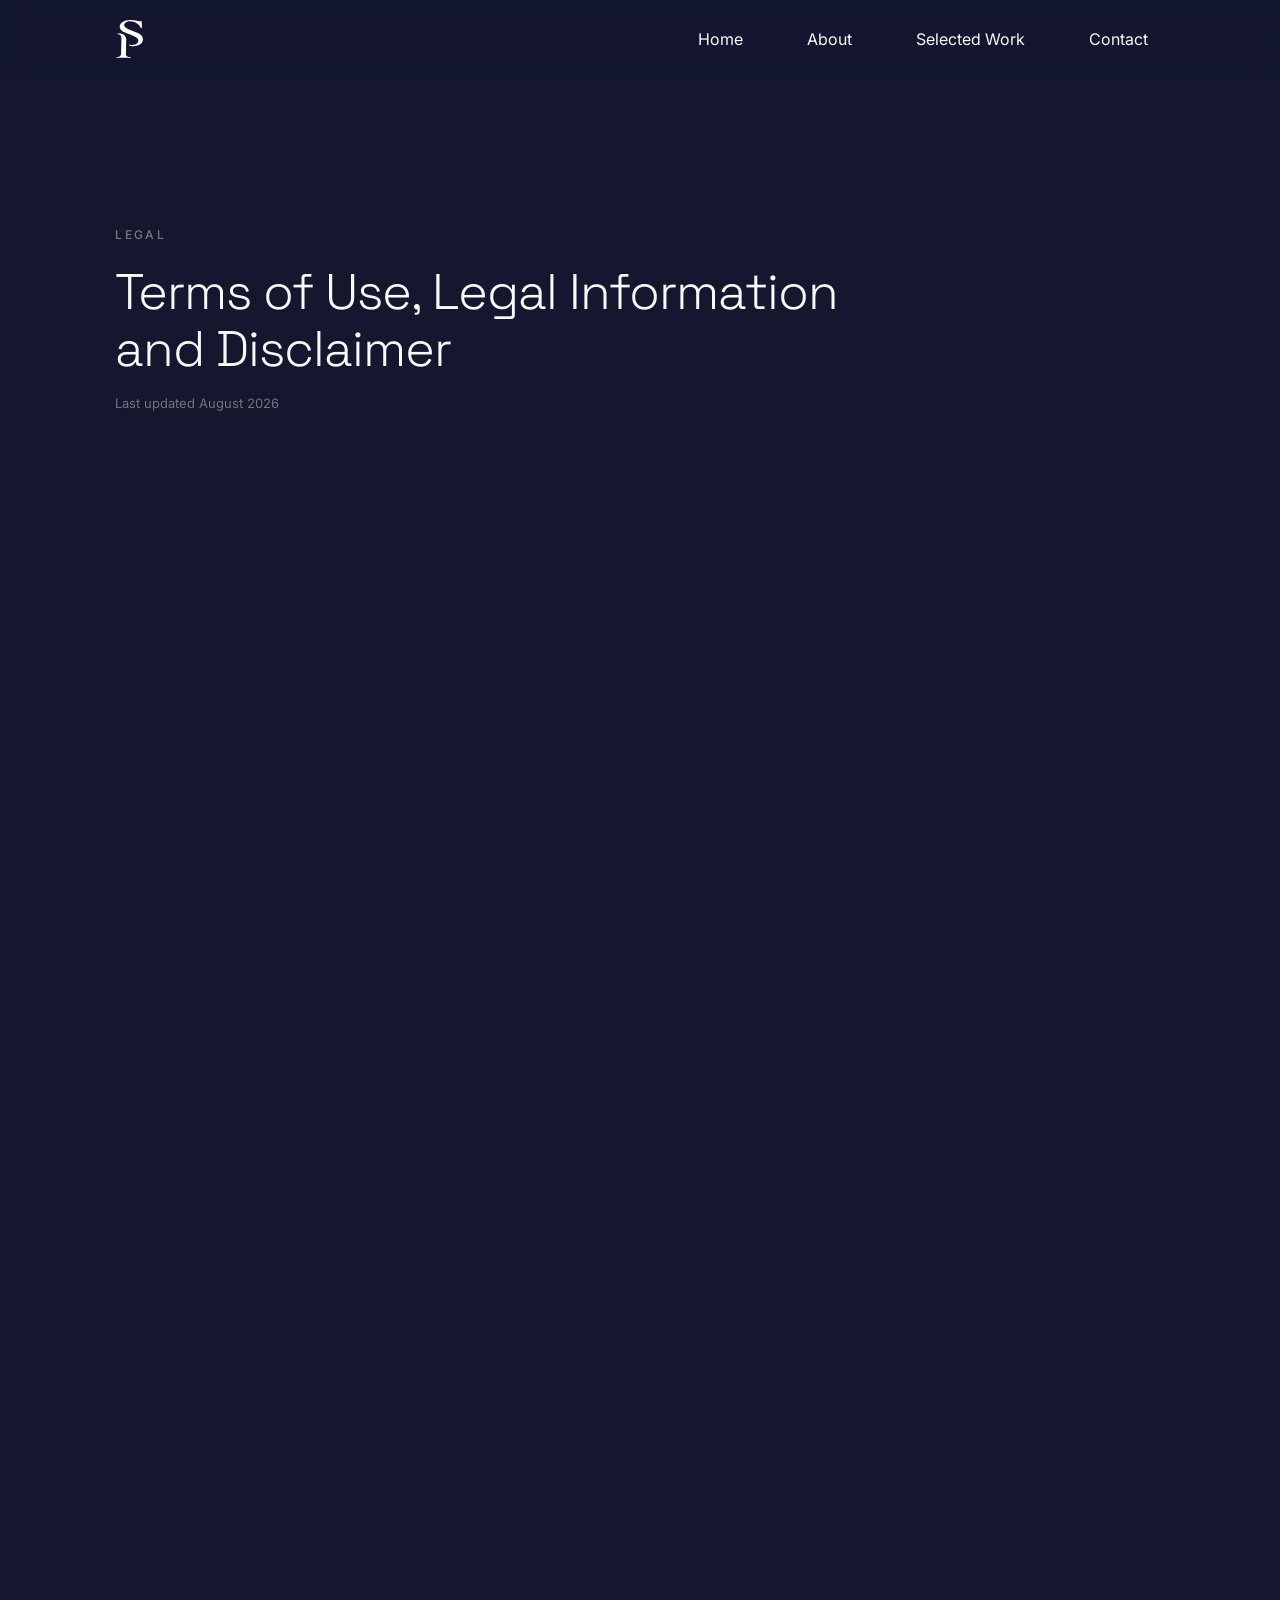
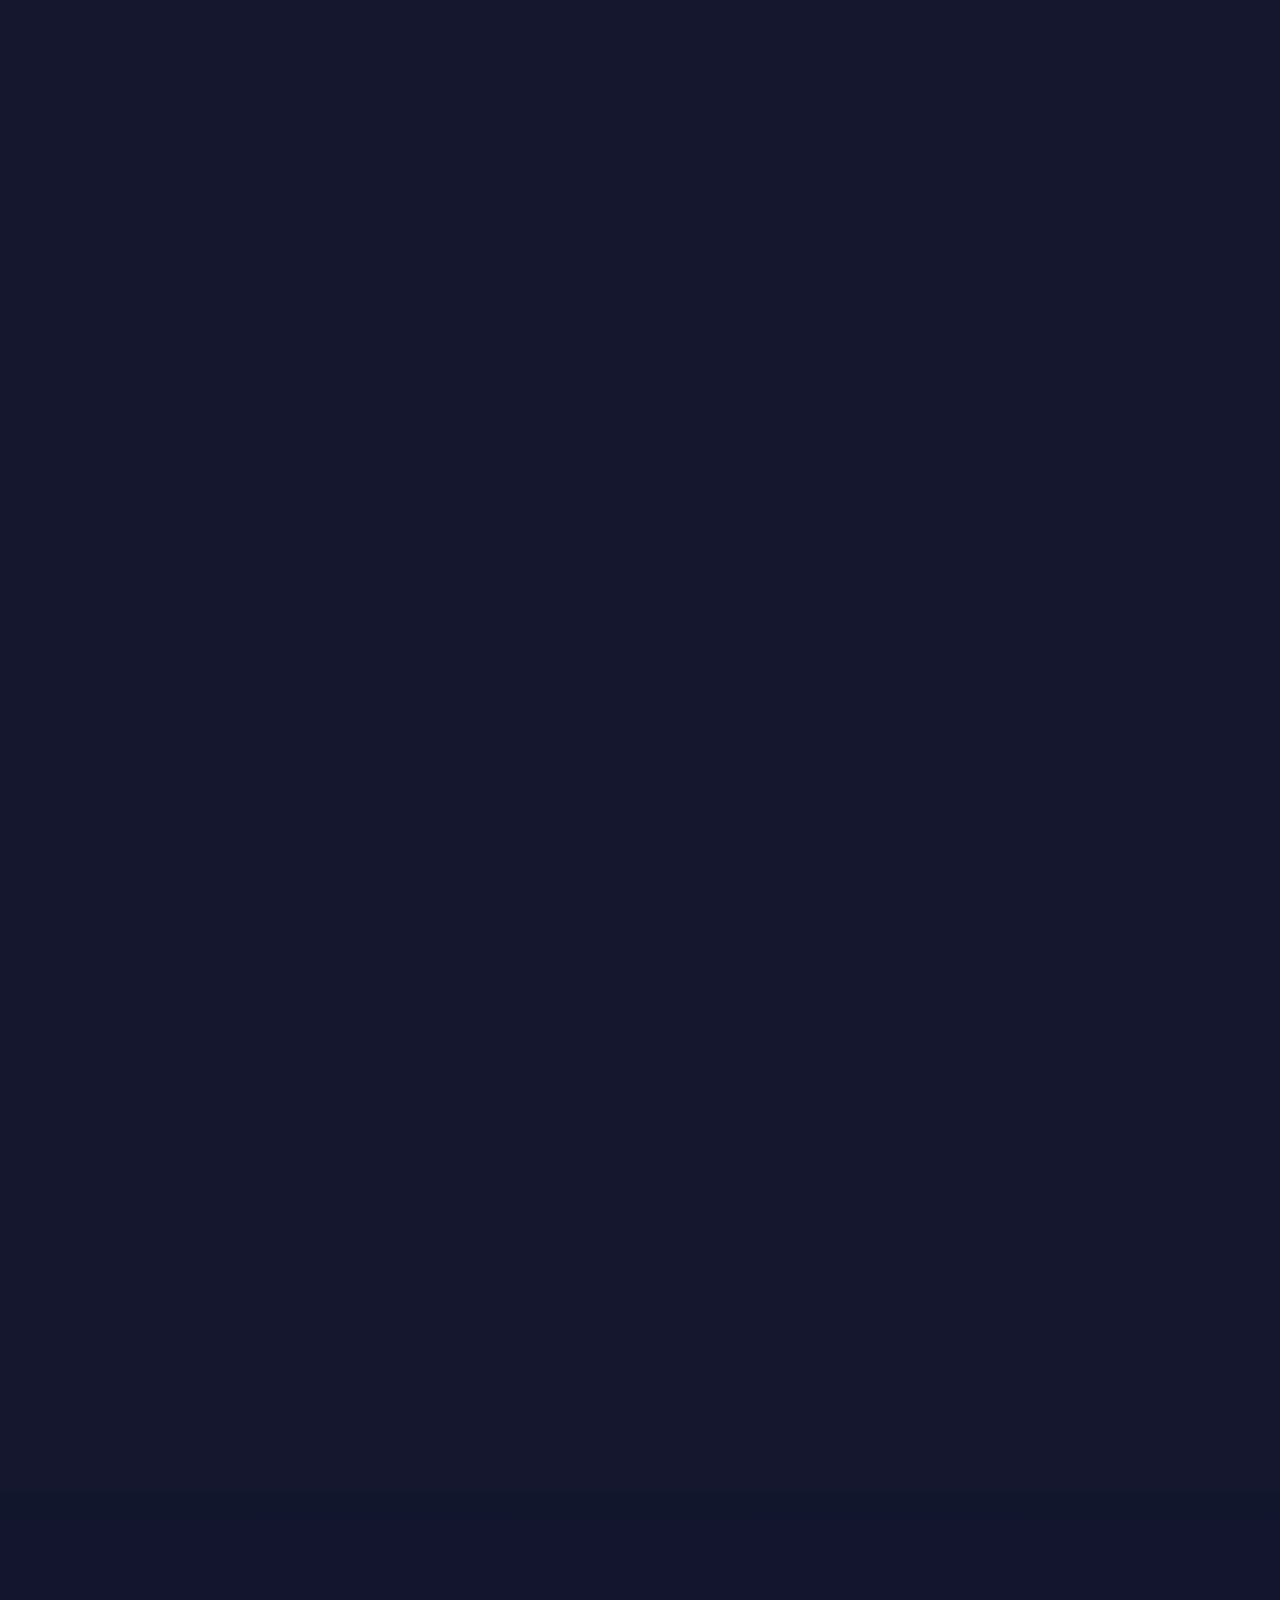
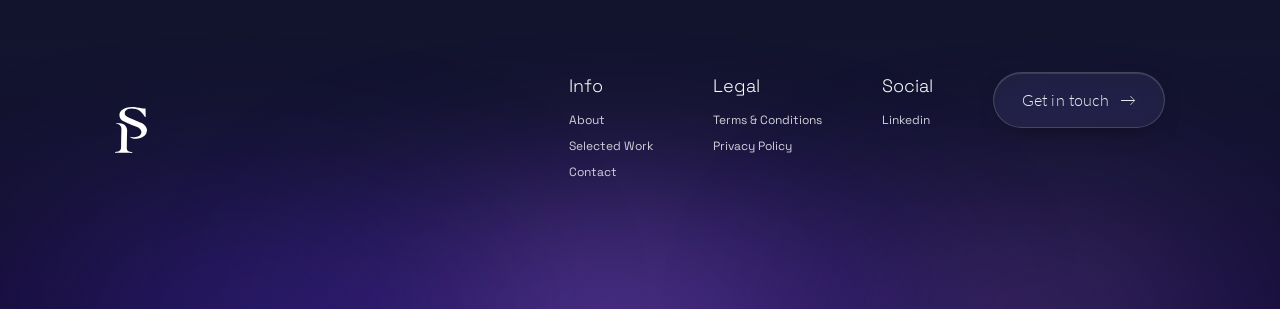
<file: terms/index.html>
<!DOCTYPE html>
<html lang="en">
<head>
<meta charset="UTF-8" />
<meta name="viewport" content="width=device-width, initial-scale=1.0" />
<title>Terms of Use &amp; Legal Information | Dr Silvia Pepino</title>
<meta name="description" content="Terms of use, publisher and hosting details, and the disclaimer governing the content published on silviapepino.com." />
<link rel="canonical" href="https://silviapepino.com/terms/" />

<!-- Link previews (WhatsApp, LinkedIn, iMessage, Slack, X) -->
<meta property="og:type" content="website" />
<meta property="og:site_name" content="Dr Silvia Pepino" />
<meta property="og:url" content="https://silviapepino.com/terms/" />
<meta property="og:title" content="Terms of Use, Legal Information and Disclaimer" />
<meta property="og:description" content="Terms of use, publisher and hosting details, and the disclaimer governing the content published on silviapepino.com." />
<meta property="og:locale" content="en_GB" />
<meta property="og:image" content="https://silviapepino.com/assets/images/og-cover.jpg" />
<meta property="og:image:secure_url" content="https://silviapepino.com/assets/images/og-cover.jpg" />
<meta property="og:image:type" content="image/jpeg" />
<meta property="og:image:width" content="1200" />
<meta property="og:image:height" content="630" />
<meta property="og:image:alt" content="Dr Silvia Pepino &mdash; Economist, Board Director, Tech Founder" />
<meta name="twitter:card" content="summary_large_image" />
<meta name="twitter:title" content="Terms of Use, Legal Information and Disclaimer" />
<meta name="twitter:description" content="Terms of use, publisher and hosting details, and the disclaimer governing the content published on silviapepino.com." />
<meta name="twitter:image" content="https://silviapepino.com/assets/images/og-cover.jpg" />
<link rel="icon" href="/favicon.ico" sizes="32x32" />
<link rel="icon" href="/assets/favicon/favicon.svg" type="image/svg+xml" />
<link rel="apple-touch-icon" href="/assets/favicon/apple-touch-icon.png" />
<link rel="manifest" href="/site.webmanifest" />
<meta name="theme-color" content="#13172f" />
<meta name="author" content="Dr Silvia Pepino" />
<meta name="robots" content="index, follow, max-image-preview:large, max-snippet:-1" />
<link rel="preconnect" href="https://fonts.googleapis.com" />
<link rel="preconnect" href="https://fonts.gstatic.com" crossorigin />
<link href="https://fonts.googleapis.com/css2?family=Space+Grotesk:wght@300;400;500;600&family=Lato:ital,wght@0,300;0,400;0,700;1,400&family=Inter:wght@400;500&display=swap" rel="stylesheet" />
<link rel="stylesheet" href="/css/styles.css" />
<!-- Structured data: tells Google who she is, what she works on
     and how the pages relate. Test with the Rich Results Test. -->
<script type="application/ld+json">
{
  "@context": "https://schema.org",
  "@graph": [
    {
      "@type": "BreadcrumbList",
      "itemListElement": [
        {
          "@type": "ListItem",
          "position": 1,
          "name": "Home",
          "item": "https://silviapepino.com/"
        },
        {
          "@type": "ListItem",
          "position": 2,
          "name": "Terms of Use",
          "item": "https://silviapepino.com/terms/"
        }
      ]
    }
  ]
}
</script>
</head>
<body class="page-legal">

<header class="nav">
  <div class="nav__inner">
    <a href="/" class="nav__logo">
      <img fetchpriority="high" width="129" height="186" src="/assets/logos/monogram.svg" alt="Silvia Pepino" />
    </a>
    <nav class="nav__links" id="navLinks">
      <a href="/">Home</a>
      <a href="/about/">About</a>
      <a href="/publications/">Selected Work</a>
      <a href="/contact/">Contact</a>
    </nav>
    <button class="nav__toggle" id="navToggle" aria-label="Toggle menu" aria-expanded="false">
      <span></span><span></span><span></span>
    </button>
  </div>
</header>

<main id="top">

  <section class="section legal">
    <div class="legal__head reveal">
      <p class="legal__eyebrow">Legal</p>
      <h1>Terms of Use, Legal Information and Disclaimer</h1>
      <p class="legal__updated">Last updated August 2026</p>
    </div>

    <div class="legal__body reveal">
      <p class="legal__lede">This website is dedicated to the personal professional profile of Dr Silvia Pepino. It is published and administered by GlobeEye SAS (&ldquo;GlobeEye&rdquo; or &ldquo;GE&rdquo;). GlobeEye&rsquo;s role as publisher and website operator does not mean that all activities presented on the website are undertaken by, or constitute services of, GlobeEye.</p>

      <h2>Purpose and scope</h2>
      <p>The website provides an overview of Silvia Pepino&rsquo;s professional experience, current activities, research, publications, speaking engagements, advisory interests and institutional affiliations. These activities have been or may be undertaken in different personal, professional, academic, corporate and board capacities.</p>
      <p>The website is separate from GlobeEye&rsquo;s corporate and product website. It is provided for biographical, professional, research and informational purposes and is not a separate legal entity, an online advisory service, an investment platform or an e-commerce site.</p>

      <h2>Use of the website</h2>
      <p>You may use the website for lawful personal, professional and research purposes. You must not interfere with its operation or security, misuse its content, infringe the rights of others or use the website in violation of applicable law.</p>

      <h2>Professional engagements</h2>
      <p>The website does not itself offer, contract for, invoice or provide professional services. Submitting an enquiry, exchanging messages, accessing content or downloading material does not create an adviser-client, consultant-client, fiduciary, legal, academic, employment or other professional relationship.</p>
      <p>Any professional engagement will be considered separately and, if agreed, will arise only through written documentation identifying the relevant contracting party, scope of work, responsibilities, fees and applicable terms. The contracting party may vary according to the nature of the engagement.</p>

      <h2>Different professional capacities and affiliations</h2>
      <p>The experience and activities presented on the website have been or may be undertaken by Dr Silvia Pepino in different personal, professional, academic, corporate and board capacities. GlobeEye&rsquo;s role as publisher and website operator does not establish GlobeEye as the provider or contracting party for every activity presented.</p>
      <p>References to GlobeEye, the London School of Economics and Political Science, board appointments, former employers and other organisations are provided for biographical and informational purposes. Unless expressly stated otherwise, such references do not imply that the organisation concerned publishes, sponsors, approves, endorses or assumes responsibility for this website or its contents.</p>
      <p>Views expressed on the website are personal unless expressly attributed otherwise.</p>

      <h2>General information only &mdash; no investment or other professional advice</h2>
      <p>Economic, geopolitical, financial-market, policy, technology, sustainability and other commentary on the website is provided solely for general information, research and discussion purposes.</p>
      <p>Nothing on the website constitutes or should be construed as investment advice, regulated investment research, a personal recommendation, portfolio-management advice, legal advice, tax advice, accounting advice or any other regulated or professional advice.</p>
      <p>Nothing on the website constitutes an offer, invitation, solicitation or recommendation to buy, sell, subscribe for, hold or otherwise transact in any security, financial instrument, fund, digital asset, commodity, currency, investment product or strategy.</p>
      <p>Website content does not take account of any person&rsquo;s objectives, financial situation, knowledge, experience, risk tolerance, legal position or needs. Users should obtain appropriately authorised and independent professional advice before making an investment, financial, legal, tax, business or other material decision.</p>
      <p>Market information, opinions, forecasts, scenarios and forward-looking statements may be incomplete, may become outdated and may change without notice. They are inherently uncertain. Past performance is not a reliable indicator of future results. Investments may fall as well as rise, and loss of capital is possible.</p>

      <h2>Accuracy and availability</h2>
      <p>Reasonable care is taken in preparing website content, but no representation or warranty is given that it is accurate, complete, current, error-free, suitable for a particular purpose or continuously available. Content may include opinions, summaries, estimates or information obtained from sources believed to be reliable but not independently verified.</p>
      <p>Content may be changed, suspended or removed at any time and there is no obligation to update previously published material.</p>

      <h2>Intellectual property</h2>
      <p>Unless otherwise indicated, original text, research summaries, graphics, presentations, photographs and other materials on the website are owned by Dr Silvia Pepino and/or GlobeEye, or are used with the permission of their respective rights holders. The website structure and original content are protected by applicable intellectual-property laws.</p>
      <p>Limited extracts may be viewed, printed or quoted for personal, non-commercial or research use, provided the use is proportionate, preserves context and includes clear attribution and, where appropriate, a link to the relevant page.</p>
      <p>No substantial part of the website may be reproduced, republished, adapted, distributed, sold, systematically extracted or commercially exploited without prior written permission, except where applicable law expressly permits the use.</p>

      <h2>Third-party links and content</h2>
      <p>The website may contain links to third-party websites or resources and references to third-party publications. These are provided for convenience or context and do not imply endorsement. GlobeEye and Dr Silvia Pepino do not control and are not responsible for third-party content, availability, security or privacy practices.</p>

      <h2>Liability</h2>
      <p>To the fullest extent permitted by applicable law, GlobeEye and Dr Silvia Pepino accept no liability for loss or damage arising solely from access to, inability to access, or reliance on the website or its content, including indirect or consequential loss. Nothing in these terms excludes or limits liability where exclusion or limitation is prohibited by law.</p>

      <h2>International use</h2>
      <p>The website is managed from France and is intended for an international audience. Its availability in any country does not constitute an offer to provide regulated or professional services in that country. Users are responsible for ensuring that their access to and use of the website are lawful in their jurisdiction.</p>

      <h2>Legal information</h2>
      <dl class="legal__facts">
        <dt>Website publisher and operator</dt>
        <dd>GlobeEye SAS (G.E.), soci&eacute;t&eacute; par actions simplifi&eacute;e registered with the Paris Trade and Companies Register (SIREN 852 692 383).</dd>
        <dt>Director of publication</dt>
        <dd>Dr Silvia Pepino, President of GlobeEye SAS.</dd>
        <dt>Email</dt>
        <dd><a href="mailto:info@globeeye.eu">info@globeeye.eu</a></dd>
      </dl>

      <h2>Hosting</h2>
      <!-- Sources: GoDaddy Universal Terms of Service (UK/EU), section 25,
           which names the contracting entity and the address for legal
           notices; and godaddy.com/en-uk/contact-us for the France line.
           Confirm against the hosting invoice before launch — GoDaddy
           contracts through different entities in some territories. -->
      <dl class="legal__facts">
        <dt>Hosting provider</dt>
        <dd>GoDaddy.com, LLC</dd>
        <dt>Address for legal notices</dt>
        <dd>c/o Corporation Service Company, 7955 South Priest Drive, Suite 102, Tempe, Arizona 85284, United States</dd>
        <dt>Telephone (France)</dt>
        <dd><a href="tel:+33970019353">+33 9 70 01 93 53</a></dd>
      </dl>

      <h2>Applicable law</h2>
      <p>These Terms of Use and the operation of the website are governed by French law, subject to any mandatory protections or rules that cannot lawfully be excluded under the law applicable to a user.</p>
    </div>
  </section>

  <!-- Footer -->
  <footer class="section footer" id="contact">
    <span class="footer__glow footer__glow--1" aria-hidden="true"></span>
    <span class="footer__glow footer__glow--2" aria-hidden="true"></span>
    <span class="footer__glow footer__glow--3" aria-hidden="true"></span>
    <a href="/" class="footer__logo">
      <img fetchpriority="high" width="129" height="186" src="/assets/logos/monogram.svg" alt="Silvia Pepino" />
    </a>
    <div class="footer__links">
      <div class="footer__col">
        <h4>Info</h4>
        <a href="/about/">About</a>
        <a href="/publications/">Selected Work</a>
        <a href="/contact/">Contact</a>
      </div>
      <div class="footer__col">
        <h4>Legal</h4>
        <a href="/terms/">Terms &amp; Conditions</a>
        <a href="/privacy/">Privacy Policy</a>
      </div>
      <div class="footer__col">
        <h4>Social</h4>
        <a href="https://www.linkedin.com/in/silviapepino/" target="_blank" rel="noopener">Linkedin</a>
      </div>
      <a href="/contact/" class="btn btn-quiet">Get in touch <span aria-hidden="true">&rarr;</span></a>
    </div>
  </footer>

</main>

<script src="/js/script.js"></script>
</body>
</html>
</file>
<file: css/styles.css>
/* ===== Design tokens ===== */
:root {
  --bg-primary: #13172f;
  --bg-deep: #0d1024;
  --bg-panel: #12162d;
  --purple: #5c48f5;
  --purple-light: #9170f2;
  --purple-glow: rgba(117, 71, 255, 0.2);
  --pink: #df4491;
  --white-smoke: #f9fafb;
  --cloud: #e1e1e1;
  --link-blue: #7a8fff;
  --border-soft: rgba(84, 107, 229, 0.5);

  --font-display: "Space Grotesk", sans-serif;
  --font-body: "Lato", sans-serif;
  --font-ui: "Inter", sans-serif;

  --nav-h: 78px;
  --container-w: 1240px;
  /* Fluid side margin: a fixed inset looked generous on a laptop and mean
     on a 27" display. Grows with the viewport, then stops at 200px so the
     text measure doesn't keep narrowing on very wide screens. */
  --section-pad-x: clamp(112px, 9vw, 200px);
  /* One rhythm for the whole page: every section gets this above and
     below unless it has a reason not to. */
  --section-pad-y: 150px;
}

* {
  box-sizing: border-box;
  margin: 0;
  padding: 0;
}

html {
  scroll-behavior: smooth;
  scroll-padding-top: calc(var(--nav-h) + 16px);
}

body {
  background: var(--bg-primary);
  color: var(--white-smoke);
  font-family: var(--font-body);
  overflow-x: hidden;
  line-height: 1.5;
}

img {
  display: block;
  max-width: 100%;
  /* The width/height attributes on every <img> reserve space and stop the
     page jumping as images load, but the browser also treats them as the
     actual size — so any image the CSS sizes on one axis only came out
     stretched. This restores the ratio. Specificity is deliberately the
     lowest possible, so the components that do set both axes still win. */
  height: auto;
}

a {
  color: inherit;
  text-decoration: none;
}

button {
  font-family: inherit;
  border: none;
  background: none;
  cursor: pointer;
}

.container {
  max-width: var(--container-w);
  margin: 0 auto;
  padding: 0 24px;
}

/* Offset for the fixed header */
main {
  padding-top: var(--nav-h);
}

.section {
  padding: var(--section-pad-y) var(--section-pad-x);
  position: relative;
  overflow: clip;
}

@media (max-width: 900px) {
  :root {
    --nav-h: 62px;
    --section-pad-x: 24px;
    /* Proportionally tighter, but still a clear break between sections */
    --section-pad-y: 88px;
  }
}

.btn {
  display: inline-flex;
  align-items: center;
  justify-content: center;
  padding: 20px 32px;
  border-radius: 999px;
  font-family: var(--font-ui);
  font-size: 18px;
  font-weight: 400;
  color: #fff;
  white-space: nowrap;
  transition: transform 0.2s ease, opacity 0.2s ease;
}

.btn:hover {
  transform: translateY(-2px);
  opacity: 0.92;
}

.btn-primary {
  background: var(--purple);
}

.btn-ghost {
  background: rgba(255, 255, 255, 0.1);
  border: 1px solid rgba(0, 0, 0, 1);
}

/* Secondary CTA — glass rather than a filled button: it still reads as a
   button, but sits back from the primary violet used elsewhere. */
.btn-quiet {
  padding: 15px 28px;
  gap: 10px;
  border: 1px solid rgba(255, 255, 255, 0.16);
  background: rgba(255, 255, 255, 0.06);
  backdrop-filter: blur(12px) saturate(140%);
  -webkit-backdrop-filter: blur(12px) saturate(140%);
  box-shadow: inset 0 1px 0 rgba(255, 255, 255, 0.12),
    0 8px 26px -14px rgba(0, 0, 0, 0.7);
  font-family: var(--font-body);
  font-weight: 300;
  font-size: 16px;
  letter-spacing: 0.01em;
  color: rgba(249, 250, 251, 0.92);
  transition: background 0.25s ease, border-color 0.25s ease, gap 0.25s ease,
    color 0.25s ease;
}

.btn-quiet:hover {
  background: rgba(255, 255, 255, 0.11);
  border-color: rgba(255, 255, 255, 0.28);
  color: #fff;
  gap: 15px;
}

.eyebrow-icon {
  width: 30px;
  height: 30px;
  position: relative;
  flex-shrink: 0;
}

.eyebrow-icon::before {
  content: "";
  position: absolute;
  inset: 0;
  border-radius: 4px;
  background: linear-gradient(150deg, #7547ff 0%, #1eb59e 117%);
}

.eyebrow-icon::after {
  content: "";
  position: absolute;
  left: 9px;
  top: 8px;
  width: 30px;
  height: 29px;
  border-radius: 4px;
  border: 1px solid var(--purple-light);
  background: rgba(40, 31, 31, 0.2);
  backdrop-filter: blur(2px);
}

/* Larger variant — two 32px tiles offset diagonally, sized off the box so
   the pair scales as one unit. */
.eyebrow-icon--lg {
  width: 46px;
  height: 46px;
}

.eyebrow-icon--lg::before {
  inset: 0 14px 14px 0;
  border-radius: 8px;
}

.eyebrow-icon--lg::after {
  left: auto;
  top: auto;
  width: auto;
  height: auto;
  inset: 14px 0 0 14px;
  border-radius: 8px;
}

/* Counter-rotating, on periods that don't divide evenly */
.eyebrow-icon--spin::before {
  animation: tile-turn-a 14s linear infinite;
}

.eyebrow-icon--spin::after {
  animation: tile-turn-b 19s linear infinite;
}

@keyframes tile-turn-a {
  to {
    transform: rotate(360deg);
  }
}

@keyframes tile-turn-b {
  to {
    transform: rotate(-360deg);
  }
}

@media (prefers-reduced-motion: reduce) {
  .eyebrow-icon--spin::before,
  .eyebrow-icon--spin::after {
    animation: none;
  }
}

h1,
h2,
h3 {
  font-family: var(--font-display);
  font-weight: 300;
  color: var(--white-smoke);
}

/* ===== Navigation ===== */
.nav {
  position: fixed;
  top: 0;
  left: 0;
  right: 0;
  z-index: 100;
  height: var(--nav-h);
  padding: 0;
  transition: padding 0.35s cubic-bezier(0.4, 0, 0.2, 1),
    height 0.35s cubic-bezier(0.4, 0, 0.2, 1);
}

.nav__inner {
  display: flex;
  align-items: center;
  justify-content: space-between;
  height: 100%;
  /* Tracks the section inset, so the logo lines up with the copy below */
  padding: 0 var(--section-pad-x);
  background: rgba(19, 23, 47, 0.85);
  backdrop-filter: blur(12px);
  -webkit-backdrop-filter: blur(12px);
  border: 1px solid transparent;
  border-radius: 0;
  transition: padding 0.35s cubic-bezier(0.4, 0, 0.2, 1),
    max-width 0.35s cubic-bezier(0.4, 0, 0.2, 1),
    border-radius 0.35s cubic-bezier(0.4, 0, 0.2, 1), background 0.35s ease,
    box-shadow 0.35s ease, border-color 0.35s ease;
}

/* Floating pill on scroll — 58px pill with 14px of space above */
.nav.scrolled {
  height: 86px;
  padding: 14px 24px;
}

.nav.scrolled .nav__inner {
  max-width: var(--container-w);
  margin: 0 auto;
  padding: 0 14px 0 28px;
  border-radius: 999px;
  background: rgba(19, 23, 47, 0.4);
  backdrop-filter: blur(22px) saturate(160%);
  -webkit-backdrop-filter: blur(22px) saturate(160%);
  border-color: rgba(255, 255, 255, 0.1);
  box-shadow: 0 10px 34px rgba(0, 0, 0, 0.38),
    inset 0 1px 0 rgba(255, 255, 255, 0.06);
}

/* Taller than the old wordmark — this mark is portrait (roughly 2:3), so
   matching the previous 22px height would have left it tiny. */
.nav__logo img {
  height: 38px;
  width: auto;
  transition: height 0.35s cubic-bezier(0.4, 0, 0.2, 1);
}

.nav.scrolled .nav__logo img {
  height: 30px;
}

@media (prefers-reduced-motion: reduce) {
  .nav,
  .nav__inner,
  .nav__logo img {
    transition: none;
  }
}

.nav__links {
  display: flex;
  align-items: center;
  gap: 32px;
  font-family: var(--font-ui);
  font-size: 16px;
}

.nav__links a {
  padding: 4px 16px;
  border-radius: 999px;
  transition: background 0.2s ease;
}

.nav__links a.active {
  border: 0.5px solid #000;
  background: linear-gradient(
    172deg,
    rgba(255, 255, 255, 0.2) 15%,
    rgba(141, 119, 204, 0.2) 115%
  );
}

.nav__links a:hover {
  background: rgba(255, 255, 255, 0.08);
}

.nav__toggle {
  display: none;
  flex-direction: column;
  gap: 5px;
}

.nav__toggle span {
  width: 24px;
  height: 2px;
  background: #fff;
}

@media (max-width: 900px) {
  .nav__inner {
    padding: 0 24px;
  }
  .nav.scrolled {
    height: 72px;
    padding: 10px 16px;
  }
  .nav.scrolled .nav__inner {
    padding: 0 10px 0 20px;
  }
  .nav__links {
    position: fixed;
    inset: var(--nav-h) 0 0 0;
    height: 0;
    overflow: hidden;
    flex-direction: column;
    align-items: flex-start;
    gap: 8px;
    padding: 0 24px;
    background: var(--bg-primary);
    transition: height 0.25s ease, padding 0.25s ease;
  }
  .nav__links.open {
    height: calc(100vh - var(--nav-h));
    padding: 24px;
  }
  .nav__toggle {
    display: flex;
  }
}

/* ===== Hero ===== */
.hero {
  /* Distance from the arc's apex to the bottom of the section — i.e. how
     much dark "ground" sits below the horizon. It only has to clear the
     circle's sag at the screen edge, which is now ~4.2vw, so 5vw leaves
     the band as thin as it can safely be and gives the photo more room. */
  --horizon-drop: 5vw;
  /* Driven by scroll: 1 = full planetary curve, higher = flatter */
  --horizon-flat: 1;
  --horizon-glow: 1;
  padding-top: 80px;
  padding-bottom: calc(60px + var(--horizon-drop));
  /* Fill the screen below the fixed header */
  min-height: calc(100vh - var(--nav-h));
  min-height: calc(100dvh - var(--nav-h));
  text-align: center;
  display: flex;
  flex-direction: column;
  /* Centred in the sky — the asymmetric padding (80px top vs 60px + drop
     bottom) makes the midpoint of the content box land within ~10px of the
     midpoint between the header and the horizon line. */
  justify-content: center;
  align-items: center;
  gap: 40px;
}

.hero::before {
  content: "";
  position: absolute;
  left: 50%;
  top: -10%;
  width: 900px;
  height: 900px;
  background: radial-gradient(
    circle,
    var(--purple-glow) 0%,
    rgba(117, 71, 255, 0) 70%
  );
  transform: translateX(-50%);
  pointer-events: none;
  z-index: 0;
}

/* Name above the headline. Sized in vw so it tracks the h1 beside it, and
   held well below full brightness — it introduces the headline rather than
   competing with it. */
.hero__wordmark {
  width: clamp(170px, 20vw, 268px);
  height: auto;
  margin-bottom: 4px;
  /* Arrives before the headline and settles into place */
  opacity: 0;
  transform: translateY(16px) scale(0.97);
  filter: blur(4px);
  transition: opacity 1s cubic-bezier(0.16, 1, 0.3, 1),
    transform 1.1s cubic-bezier(0.16, 1, 0.3, 1),
    filter 1s cubic-bezier(0.16, 1, 0.3, 1);
}

/* Overrides the generic .reveal child rule, which would otherwise force it
   to full opacity and cancel the settle */
.hero__content.is-visible .hero__wordmark {
  opacity: 1;
  transform: none;
  filter: blur(0);
}

@media (max-width: 900px) {
  .hero__wordmark {
    width: clamp(150px, 40vw, 208px);
  }
}

@media (prefers-reduced-motion: reduce) {
  .hero__wordmark {
    opacity: 1;
    transform: none;
    filter: none;
    transition: none;
  }
}

/* Copy sits left, over the photographic background */
.hero__layout {
  position: relative;
  z-index: 1;
  width: 100%;
  max-width: var(--container-w);
  margin: 0 auto;
}


/* Wrapper so the headline, tagline and CTA can stagger in together */
.hero__content {
  position: relative;
  z-index: 1;
  display: flex;
  flex-direction: column;
  align-items: center;
  gap: 26px;
  max-width: 820px;
  margin: 0 auto;
  text-align: center;
}

/* The photograph IS the background, not an element sitting on it. Stripped
   to greyscale and dropped in brightness, then re-coloured by the violet
   overlay below — a duotone, so it belongs to the palette rather than
   being a picture placed inside it. */
.hero__photo {
  position: absolute;
  inset: 0;
  z-index: 0;
  overflow: hidden;
  pointer-events: none;
}

/* ---- Hero option B: full-bleed duotone photograph, copy on the left ----
   Scoped to .hero--photobg so option A (the cut-out figure, saved as
   index-hero-option-a.html) still renders from the default rules below. */
.hero--photobg .hero__photo img {
  position: absolute;
  inset: 0;
  width: 100%;
  height: 100%;
  max-width: none;
  object-fit: cover;
  /* Pushed further right, still covering the full section */
  object-position: 74% 20%;
  opacity: 1;
  filter: none;
  -webkit-mask-image: none;
  mask-image: none;
}

/* Darkens the left for the copy, and settles the photo into the horizon */
.hero--photobg .hero__photo::after {
  background: linear-gradient(
      90deg,
      rgba(11, 14, 32, 0.94) 0%,
      rgba(11, 14, 32, 0.78) 32%,
      rgba(11, 14, 32, 0.34) 62%,
      rgba(11, 14, 32, 0.18) 100%
    ),
    linear-gradient(
      180deg,
      rgba(11, 14, 32, 0.62) 0%,
      rgba(11, 14, 32, 0.1) 34%,
      rgba(11, 14, 32, 0.55) 100%
    );
}

.hero--photobg .hero__content {
  align-items: flex-start;
  text-align: left;
  /* Wide enough that "Economist, Board Director," holds on one line, so
     the explicit break gives exactly two lines rather than three */
  max-width: 740px;
  margin: 0;
}

/* Smaller than the centred version — it introduces the headline here
   rather than carrying the hero on its own */
.hero--photobg .hero__wordmark {
  width: clamp(140px, 14vw, 196px);
}

.hero--photobg h1 {
  font-size: clamp(28px, 3.9vw, 54px);
}

/* Transparent nav at the top of this page, so the photograph runs
   uninterrupted behind it. It still solidifies into the glass pill once
   you scroll — .nav.scrolled is untouched. */
.page-home .nav:not(.scrolled) .nav__inner {
  background: none;
  backdrop-filter: none;
  -webkit-backdrop-filter: none;
}

/* main is normally offset by the nav height; here the hero must start at
   the very top so the photograph passes behind the bar. The hero adds the
   clearance back as padding instead. */
.page-home main {
  padding-top: 0;
}

/* Vertically centred as before, just nudged down so her face sits clear
   above the copy. */
.hero--photobg {
  padding-top: calc(var(--nav-h) + 70px);
}

.hero--photobg .hero__layout {
  margin-top: 14vh;
}

/* Responsive: same arrangement at every width. Only the crop and the
   nudge change, since a narrower viewport crops more off the sides. */
@media (max-width: 1100px) {
  .hero--photobg .hero__photo img {
    object-position: 68% 18%;
  }
  .hero--photobg .hero__layout {
    margin-top: 11vh;
  }
}

@media (max-width: 760px) {
  .hero--photobg .hero__photo img {
    /* Tighter crop keeps her in frame once the sides are gone */
    object-position: 60% 16%;
  }
  .hero--photobg .hero__photo::after {
    background: linear-gradient(
        180deg,
        rgba(11, 14, 32, 0.55) 0%,
        rgba(11, 14, 32, 0.3) 34%,
        rgba(11, 14, 32, 0.9) 100%
      );
  }
  .hero--photobg .hero__layout {
    margin-top: 9vh;
  }
  .hero--photobg .hero__content {
    max-width: none;
  }
}

/* Cut out of her original photograph, so there's no rectangle to hide —
   the figure simply stands in the scene. The residual dark around her
   edges matches the page background, which is why it reads seamlessly. */
.hero__photo img {
  position: absolute;
  right: 2%;
  bottom: 0;
  width: auto;
  height: 88%;
  max-width: 46%;
  object-fit: contain;
  object-position: bottom right;
  /* Already duotoned in the file itself, so no colour filter here — she
     sits behind the copy as part of the background. */
  opacity: 0.34;
  /* Feathers the very bottom so she rises out of the horizon */
  -webkit-mask-image: linear-gradient(
    to bottom,
    #000 74%,
    rgba(0, 0, 0, 0.6) 90%,
    transparent 100%
  );
  mask-image: linear-gradient(
    to bottom,
    #000 74%,
    rgba(0, 0, 0, 0.6) 90%,
    transparent 100%
  );
}

/* Pools darkness behind the centred copy so it stays legible where it
   crosses her, and thins out towards the right where she should read. */
.hero__photo::after {
  content: "";
  position: absolute;
  inset: 0;
  background: radial-gradient(
      52% 48% at 46% 42%,
      rgba(13, 16, 34, 0.8) 0%,
      rgba(13, 16, 34, 0.34) 62%,
      transparent 100%
    ),
    linear-gradient(
      0deg,
      rgba(80, 50, 180, 0.07),
      rgba(80, 50, 180, 0.07)
    );
}

@media (max-width: 1100px) {
  .hero__photo img {
    right: -4%;
    height: 62%;
    max-width: 58%;
    opacity: 0.26;
  }
}

@media (max-width: 700px) {
  .hero__photo img {
    opacity: 0.18;
  }
}

/* Discipline strip beneath the hero */
.hero__domains {
  position: relative;
  z-index: 1;
  display: flex;
  flex-wrap: wrap;
  justify-content: center;
  width: 100%;
  max-width: var(--container-w);
  margin-inline: auto;
  align-items: center;
  gap: 10px 26px;
  margin-top: 56px;
  font-family: var(--font-ui) !important;
  font-size: 12px !important;
  font-weight: 500;
  letter-spacing: 0.22em;
  text-transform: uppercase;
  color: rgba(255, 255, 255, 0.42) !important;
  max-width: none !important;
}

/* Separators drawn in CSS so the markup stays clean */
.hero__domains span + span::before {
  content: "·";
  margin-right: 26px;
  color: rgba(255, 255, 255, 0.28);
}

@media (max-width: 1000px) {
  .hero__content {
    max-width: none;
  }
  .hero__domains {
    margin-top: 40px;
    font-size: 11px !important;
    letter-spacing: 0.16em;
  }
}

/* Twinkling star field */
.hero__stars {
  position: absolute;
  inset: 0;
  width: 100%;
  height: 100%;
  pointer-events: none;
  z-index: 0;
}

/* Aurora — two slow, heavily blurred bands drifting above the horizon.
   Painted before .hero::after, so the planet's dark fill clips them at the
   curve and the light only ever reads as sky. */
.hero__aurora {
  position: absolute;
  left: 50%;
  bottom: calc(var(--horizon-drop) - 30px);
  width: 170%;
  height: 56%;
  transform: translateX(-50%);
  pointer-events: none;
  z-index: 0;
}

.hero__aurora::before,
.hero__aurora::after {
  content: "";
  position: absolute;
  inset: 0;
  will-change: transform, opacity;
}

/* One hue family, not four. The earlier version ran violet against blue,
   magenta and cyan — a spectrum reads as a tech product; a single colour
   in two tones reads as light. */
.hero__aurora::before {
  background: radial-gradient(
      58% 100% at 38% 100%,
      rgba(117, 71, 255, 0.3) 0%,
      rgba(117, 71, 255, 0) 74%
    ),
    radial-gradient(
      44% 90% at 72% 100%,
      rgba(96, 82, 190, 0.2) 0%,
      rgba(96, 82, 190, 0) 76%
    );
  /* Heavier blur so it's an atmospheric wash rather than defined bands */
  filter: blur(70px);
  animation: aurora-a 26s ease-in-out infinite alternate;
}

.hero__aurora::after {
  background: radial-gradient(
      50% 96% at 62% 100%,
      rgba(146, 112, 240, 0.2) 0%,
      rgba(146, 112, 240, 0) 76%
    ),
    radial-gradient(
      38% 86% at 24% 100%,
      rgba(104, 88, 200, 0.14) 0%,
      rgba(104, 88, 200, 0) 78%
    );
  filter: blur(86px);
  animation: aurora-b 37s ease-in-out infinite alternate;
}

/* Different periods and opposing directions, so the two never resync into a
   noticeable pulse — the drift stays irregular the way real airglow does.
   The horizontal travel is what actually makes the colours read as moving:
   the violet and magenta cores slide past each other and swap sides. */
/* Small, slow travel. The previous ±13% swing over 7s was the main reason
   it read as an effect — light this size should be almost imperceptible
   in motion, noticed only if you look for it. */
@keyframes aurora-a {
  from {
    transform: translate3d(-3%, 3%, 0) scale(0.97, 0.94);
    opacity: 0.62;
  }
  to {
    transform: translate3d(3%, -2%, 0) scale(1.05, 1.09);
    opacity: 0.92;
  }
}

@keyframes aurora-b {
  from {
    transform: translate3d(3.5%, 1%, 0) scale(1.06, 1.08);
    opacity: 0.85;
  }
  to {
    transform: translate3d(-3.5%, -3%, 0) scale(0.96, 0.95);
    opacity: 0.55;
  }
}

@media (prefers-reduced-motion: reduce) {
  .hero__aurora::before,
  .hero__aurora::after {
    animation: none;
  }
}

/* Curved horizon arc at the base of the hero */
.hero::after {
  content: "";
  position: absolute;
  left: 50%;
  /* A true circle, ~6x the viewport wide. The wider the circle the shallower
     the arc: sag at the screen edge is (50vw)²/2r, so doubling the radius
     halves the curve. Apex still sits --horizon-drop above the section
     bottom, so nothing else needs moving. */
  width: 600vw;
  height: 600vw;
  bottom: calc(var(--horizon-drop) - 600vw);
  /* Origin is the apex, so scaling the circle up flattens the visible arc
     without shifting the horizon line itself. Cheaper than resizing. */
  transform-origin: 50% 0;
  transform: translateX(-50%) scale(var(--horizon-flat));
  will-change: transform;
  border-radius: 50%;
  background: var(--bg-primary);
  box-shadow: 0 -1px 0 0 rgb(178 150 255 / calc(0.5 * var(--horizon-glow))),
    0 -10px 40px -6px rgb(117 71 255 / calc(0.45 * var(--horizon-glow))),
    0 -60px 120px -20px rgb(117 71 255 / calc(0.3 * var(--horizon-glow)));
  pointer-events: none;
  z-index: 0;
}

@media (max-width: 900px) {
}

/* Glass orb that trails the cursor */
.hero__deco {
  position: absolute;
  left: 0;
  top: 0;
  width: 40px;
  height: 40px;
  margin: -20px 0 0 -20px;
  border-radius: 50%;
  pointer-events: none;
  /* above the hero copy, so the glass samples the text beneath it */
  z-index: 5;
  opacity: 0;
  transform: translate3d(-200px, -200px, 0) scale(0.6);
  transition: opacity 0.4s ease;
  will-change: transform;

  background: radial-gradient(
    circle at 32% 28%,
    rgba(255, 255, 255, 0.14) 0%,
    rgba(255, 255, 255, 0.05) 38%,
    rgba(255, 255, 255, 0.02) 70%
  );
  border: 1px solid rgba(255, 255, 255, 0.2);
  /* light body distortion — text stays legible through the centre */
  backdrop-filter: blur(1.5px) saturate(190%) brightness(1.18) contrast(1.06);
  -webkit-backdrop-filter: blur(1.5px) saturate(190%) brightness(1.18)
    contrast(1.06);
  box-shadow: inset 0 1px 1px rgba(255, 255, 255, 0.4),
    inset 0 -4px 8px rgba(117, 71, 255, 0.2), 0 4px 14px rgba(0, 0, 0, 0.35);
}

/* Rim refraction — heavier blur masked to the outer edge, so text bends
   as it passes under the curve of the lens */
.hero__deco::before {
  content: "";
  position: absolute;
  inset: 0;
  border-radius: 50%;
  backdrop-filter: blur(6px) brightness(1.1);
  -webkit-backdrop-filter: blur(6px) brightness(1.1);
  mask: radial-gradient(
    circle at 50% 50%,
    transparent 52%,
    #000 72%,
    #000 100%
  );
  -webkit-mask: radial-gradient(
    circle at 50% 50%,
    transparent 52%,
    #000 72%,
    #000 100%
  );
  pointer-events: none;
}

/* Specular highlight sitting on top of the glass */
.hero__deco::after {
  content: "";
  position: absolute;
  inset: 0;
  border-radius: 50%;
  background: radial-gradient(
      circle at 30% 24%,
      rgba(255, 255, 255, 0.55) 0%,
      rgba(255, 255, 255, 0) 34%
    ),
    radial-gradient(
      circle at 72% 82%,
      rgba(169, 165, 252, 0.3) 0%,
      rgba(169, 165, 252, 0) 42%
    );
  pointer-events: none;
}

.hero__deco.is-visible {
  opacity: 1;
}

@media (hover: none), (prefers-reduced-motion: reduce) {
  .hero__deco {
    display: none;
  }
}

/* Finer than before: smaller ceiling, and slightly open letter-spacing so
   Space Grotesk Light reads as considered rather than compressed. */
.hero h1 {
  font-size: clamp(28px, 4.4vw, 60px);
  letter-spacing: -0.005em;
  line-height: 1.02;
  letter-spacing: -0.02em;
  position: relative;
  z-index: 1;
  max-width: 100%;
  min-width: 0;
}

.hero p {
  font-family: var(--font-body);
  font-size: clamp(16px, 1.5vw, 21px);
  font-weight: 300;
  line-height: 1.5;
  color: var(--cloud);
  max-width: 780px;
  width: 100%;
  position: relative;
  z-index: 1;
}

.hero .btn {
  position: relative;
  z-index: 1;
  font-size: 20px;
  height: 69px;
  padding: 8px 32px;
}

@media (max-width: 900px) {
  .hero {
    padding-top: 48px;
  }
  .hero h1 {
    font-size: 48px;
  }
  .hero p {
    font-size: 20px;
  }
}

/* ===== Domains — rolling strip ===== */
/* Parked, not deleted: the graph markup stays in place so it can be
   brought back by removing .is-parked from the section. */
/* Utility, so it has to beat whatever display the component sets. .graph
   declares `display: block` further down the file at equal specificity,
   which was winning on source order and leaving the section visible. */
.is-parked {
  display: none !important;
}

.domains__intro {
  max-width: 900px;
  margin: 0 0 56px;
  text-align: left;
}

/* max-width removed so the explicit break controls the two lines rather
   than the measure forcing a third */
.domains__intro h2 {
  font-size: clamp(30px, 4vw, 56px);
  line-height: 1.16;
  letter-spacing: -0.02em;
  margin: 0 0 30px;
}

/* Below this the line is too long to hold; let it wrap naturally */
@media (max-width: 1000px) {
  .domains__intro h2 br {
    display: none;
  }
}

/* Short intro copy — set larger than body text, since it's the first
   thing read after the hero. */
.domains__bio {
  font-family: var(--font-body);
  font-weight: 300;
  font-size: clamp(17px, 1.5vw, 21px);
  line-height: 1.7;
  color: rgba(249, 250, 251, 0.82);
  -webkit-font-smoothing: antialiased;
  -moz-osx-font-smoothing: grayscale;
}

/* Three paragraphs now: the opener leads, the two that follow sit back a
   step so the block has a clear entry point. */
.domains__bio + .domains__bio {
  margin-top: 18px;
  font-size: clamp(16px, 1.3vw, 18px);
  color: rgba(249, 250, 251, 0.66);
}

.domains__bio a {
  color: var(--link-blue);
  text-decoration: underline;
  text-underline-offset: 3px;
}

.domains__cta {
  margin-top: 52px;
  text-align: left;
}

.domains__marquee {
  overflow: hidden;
  margin-inline: calc(-1 * var(--section-pad-x));
  padding-block: 6px;
  -webkit-mask-image: linear-gradient(
    to right,
    transparent 0,
    #000 8%,
    #000 92%,
    transparent 100%
  );
  mask-image: linear-gradient(
    to right,
    transparent 0,
    #000 8%,
    #000 92%,
    transparent 100%
  );
}

.domain-card {
  position: relative;
  flex: 0 0 auto;
  width: 280px;
  height: 280px;
  border-radius: 24px;
  overflow: hidden;
  background: linear-gradient(160deg, var(--tint) 6%, #0a0d16 88%);
}

.domain-card__img {
  position: absolute;
  inset: 0;
  width: 100%;
  height: 100%;
  object-fit: contain;
  padding: 15% 15% 28%;
}

.domain-card__label {
  position: absolute;
  left: 0;
  bottom: 0;
  width: 100%;
  height: 72px;
  display: flex;
  align-items: center;
  padding-left: 20px;
  background: rgba(255, 255, 255, 0.1);
  backdrop-filter: blur(10px);
  -webkit-backdrop-filter: blur(10px);
  /* Right padding + a tighter leading so the longer labels
     ("Capital Markets & Banking Regulation") wrap to two lines
     inside the same 72px bar instead of running off the edge. */
  padding-right: 20px;
  font-family: var(--font-display);
  font-size: 18px;
  font-weight: 300;
  line-height: 1.25;
  color: #fff;
}

/* Placeholder for a card whose artwork hasn't arrived yet: a soft tint
   wash so the slot reads as intentional rather than broken. */
.domain-card__img--placeholder {
  position: absolute;
  inset: 0;
  background: radial-gradient(
    62% 52% at 50% 38%,
    color-mix(in srgb, var(--tint) 42%, transparent),
    transparent 72%
  );
}

@media (max-width: 900px) {
  .domain-card {
    width: 186px;
    height: 186px;
  }
  .domain-card__label {
    height: 56px;
    font-size: 15px;
  }
}

/* ===== Multi-domain graph ===== */
.graph {
  display: block;
}

.graph__intro {
  text-align: center;
  margin: 0 auto 72px;
  max-width: 900px;
}

.graph__intro h2 {
  font-size: clamp(30px, 4.8vw, 68px);
  line-height: 1.08;
  letter-spacing: -0.02em;
  margin-bottom: 26px;
}

/* Turquoise with a highlight sweeping across the letterforms. The gradient
   is clipped to the text, and it's the background position that animates —
   so the glyphs themselves never move or reflow. */
.graph__intro h2 span {
  color: #4fbfa8;
  background: linear-gradient(
    100deg,
    #3aa892 0%,
    #4fbfa8 34%,
    #c8fff2 50%,
    #4fbfa8 66%,
    #3aa892 100%
  );
  background-size: 260% 100%;
  /* Tiles seamlessly (both ends of the gradient are the same colour), so the
     text is never left uncovered — with a transparent fill, any gap in the
     background means invisible letters. */
  background-repeat: repeat;
  -webkit-background-clip: text;
  background-clip: text;
  -webkit-text-fill-color: transparent;
  animation: title-shimmer 5s linear infinite;
}

/* Stays within 0–100%, where a background larger than its box always
   covers it fully. */
@keyframes title-shimmer {
  from {
    background-position: 100% 0;
  }
  to {
    background-position: 0% 0;
  }
}

@media (prefers-reduced-motion: reduce) {
  .graph__intro h2 span {
    background: none;
    -webkit-text-fill-color: #4fbfa8;
    animation: none;
  }
}

/* Generic scroll reveal — add .reveal to any block */
.reveal {
  opacity: 0;
  transform: translateY(28px);
  transition: opacity 0.9s cubic-bezier(0.16, 1, 0.3, 1),
    transform 0.9s cubic-bezier(0.16, 1, 0.3, 1);
}

.reveal.is-visible {
  opacity: 1;
  transform: none;
}

/* Stagger direct children when they sit side by side */
.reveal > * {
  opacity: 0;
  transform: translateY(18px);
  transition: opacity 0.8s cubic-bezier(0.16, 1, 0.3, 1),
    transform 0.8s cubic-bezier(0.16, 1, 0.3, 1);
}

.reveal.is-visible > * {
  opacity: 1;
  transform: none;
}

.reveal.is-visible > *:nth-child(2) {
  transition-delay: 0.14s;
}

.reveal.is-visible > *:nth-child(3) {
  transition-delay: 0.28s;
}

@media (prefers-reduced-motion: reduce) {
  .reveal,
  .reveal > * {
    opacity: 1;
    transform: none;
    transition: none;
  }
}

.graph__lede {
  font-family: var(--font-body);
  font-weight: 300;
  font-size: 24px;
  line-height: 1.5;
  color: rgba(225, 225, 225, 0.72);
  margin: 0 auto 40px;
  max-width: 46ch;
}

/* Panel below the graph — icon rail on the left, single column of prose */
.graph__note {
  display: flex;
  align-items: flex-start;
  gap: 32px;
  /* Full section width, flush with the activity row above */
  margin: 96px 0 0;
  padding: 40px 96px 40px 44px;
  border-radius: 22px;
  border: 1px solid rgba(255, 255, 255, 0.08);
  background: linear-gradient(
    170deg,
    rgba(79, 191, 168, 0.05) 0%,
    rgba(10, 13, 30, 0.35) 60%
  );
}

.graph__note-icon {
  flex: 0 0 auto;
  display: grid;
  place-items: center;
  width: 62px;
  height: 62px;
  border-radius: 50%;
  color: #6fd8bf;
  background: rgba(79, 191, 168, 0.12);
  border: 1px solid rgba(79, 191, 168, 0.3);
  box-shadow: 0 0 26px -8px rgba(79, 191, 168, 0.7);
}

.graph__note-icon svg {
  width: 28px;
  height: 28px;
  animation: sparkle-spin 14s linear infinite;
}

@keyframes sparkle-spin {
  to {
    transform: rotate(360deg);
  }
}

@media (prefers-reduced-motion: reduce) {
  .graph__note-icon svg {
    animation: none;
  }
}

.graph__note-body p {
  font-family: var(--font-body);
  font-weight: 300;
  font-size: 17px;
  /* Light text on a dark background renders thicker than it should — this
     turns off subpixel rendering so Lato Light actually looks light. */
  -webkit-font-smoothing: antialiased;
  -moz-osx-font-smoothing: grayscale;
  /* Runs the full panel width — the extra leading keeps long lines
     trackable, since the eye has further to travel on the return sweep. */
  line-height: 1.85;
  color: rgba(225, 225, 225, 0.78);
}

.graph__note-body p + p {
  margin-top: 18px;
}

.graph__note-body p:last-child {
  color: rgba(225, 225, 225, 0.9);
}

.graph__canvas {
  position: relative;
  pointer-events: none;
}

.graph__wires {
  position: absolute;
  inset: 0;
  width: 100%;
  height: 100%;
  overflow: visible;
  pointer-events: none;
  z-index: 0;
}

.graph__row {
  display: grid;
  gap: 18px;
  position: relative;
  z-index: 1;
  pointer-events: auto;
}

/* Narrower than the activity row and centred on it, so the trunk sits dead
   centre and the wires fan outward on the way down. */
.graph__row--domains {
  /* Stays narrower than the activity row below, so the wires still fan out */
  width: min(100%, 920px);
  margin: 0 auto;
  grid-template-columns: repeat(4, minmax(0, 1fr));
  gap: 22px;
  align-items: stretch;
}

/* Empty — the wires route through this space. Needs enough room for two
   24px card gaps, two 46px stubs and a visible trunk between the buses. */
.graph__gap {
  height: 260px;
}

.graph__row--activities {
  grid-template-columns: repeat(6, minmax(0, 1fr));
  gap: 14px;
}

/* Group labels — name the two halves so the diagram reads as domains
   feeding into the decisions they shape, rather than two loose rows. */
.graph__group {
  font-family: var(--font-ui) !important;
  font-size: 12px !important;
  font-weight: 500;
  letter-spacing: 0.22em;
  text-transform: uppercase;
  color: rgba(255, 255, 255, 0.42) !important;
  margin-bottom: 20px;
  text-align: center;
}

/* Sits inside the wire gap. Left-aligned deliberately — the trunk runs
   down the centre, and a centred label would collide with it. */
.graph__group--mid {
  position: absolute;
  left: 0;
  top: 50%;
  transform: translateY(-50%);
  margin: 0;
  text-align: left;
  max-width: 30%;
}

.graph__gap {
  position: relative;
}

/* --- Domain node cards --- */
/* Same treatment as the rolling strip: a solid tinted gradient, the 3D
   icon floating in it, and a frosted label bar across the foot. */
.node-card {
  position: relative;
  aspect-ratio: 1;
  padding: 0;
  border: 0;
  border-radius: 22px;
  overflow: hidden;
  background: linear-gradient(160deg, var(--accent) 6%, #0a0d16 88%);
  transition: transform 0.3s ease, box-shadow 0.3s ease;
}

.node-card:hover {
  transform: translateY(-3px);
  box-shadow: 0 16px 40px -18px color-mix(in srgb, var(--accent) 70%, transparent);
}

.node-card__img {
  position: absolute;
  inset: 0;
  width: 100%;
  height: 100%;
  object-fit: contain;
  /* Extra room at the foot so the icon clears the label bar */
  padding: 15% 15% 30%;
}

.node-card__label {
  position: absolute;
  left: 0;
  bottom: 0;
  width: 100%;
  height: 62px;
  display: flex;
  align-items: center;
  justify-content: center;
  padding-inline: 12px;
  background: rgba(255, 255, 255, 0.1);
  backdrop-filter: blur(10px);
  -webkit-backdrop-filter: blur(10px);
  font-family: var(--font-display);
  font-size: 16px;
  font-weight: 300;
  line-height: 1.2;
  text-align: center;
  color: #fff;
}

/* The strip cards have no accent rule under the label */
.node-card__bar {
  display: none;
}

/* --- Activity cards --- */
.activity-card {
  display: flex;
  flex-direction: column;
  align-items: center;
  gap: 14px;
  padding: 30px 14px 26px;
  border-radius: 20px;
  border: 1px solid rgba(255, 255, 255, 0.07);
  background: linear-gradient(
    170deg,
    color-mix(in srgb, var(--accent) 9%, transparent) 0%,
    rgba(10, 13, 30, 0.3) 70%
  );
  text-align: center;
  transition: border-color 0.3s ease, transform 0.3s ease;
}

.activity-card:hover {
  transform: translateY(-3px);
  border-color: color-mix(in srgb, var(--accent) 55%, transparent);
}

.activity-card__icon {
  display: grid;
  place-items: center;
  width: 72px;
  height: 72px;
  border-radius: 50%;
  border: 1px solid color-mix(in srgb, var(--accent) 55%, transparent);
  color: var(--accent);
  box-shadow: 0 0 22px -6px color-mix(in srgb, var(--accent) 70%, transparent),
    inset 0 0 18px -8px color-mix(in srgb, var(--accent) 70%, transparent);
}

.activity-card__icon svg {
  width: 32px;
  height: 32px;
}

.activity-card h3 {
  font-family: var(--font-display);
  font-size: 20px;
  font-weight: 300;
  color: #fff;
}

.activity-card p {
  font-family: var(--font-body);
  font-weight: 300;
  font-size: 15px;
  line-height: 1.45;
  color: rgba(225, 225, 225, 0.72);
}

/* --- Wires --- */
.wire {
  fill: none;
  stroke: var(--wire-color, rgba(255, 255, 255, 0.22));
  stroke-width: 1.2;
  opacity: 0.5;
}

/* Dash geometry and the travel animation are driven from JS so each segment
   can own a precise slice of the shared cycle. */
.wire-pulse {
  fill: none;
  stroke: var(--wire-color, #fff);
  stroke-width: 2.2;
  stroke-linecap: round;
  filter: drop-shadow(0 0 6px var(--wire-color, #fff));
}

.wire-dot {
  fill: var(--wire-color, #fff);
  filter: drop-shadow(0 0 6px var(--wire-color, #fff));
  /* SVG transforms default to the user-space origin — this makes the
     junction flare scale about the circle's own centre instead. */
  transform-box: fill-box;
  transform-origin: center;
}

/* Below this the cards wrap to multiple rows, which the single-rank wire
   routing can't represent — so the graph degrades to a plain card grid. */
@media (max-width: 1100px) {
  .graph__wires {
    display: none;
  }
  .graph__intro {
    margin-bottom: 48px;
  }
  .graph__intro h2 {
    font-size: 40px;
  }
  .graph__lede {
    font-size: 19px;
  }
  .graph__note {
    flex-direction: column;
    gap: 22px;
    margin-top: 56px;
    padding: 28px 24px;
  }
  .graph__gap {
    height: 40px;
  }
  .node-card__img {
    width: 66px;
    height: 66px;
  }
  .node-card__label {
    font-size: 15px;
  }
}

@media (max-width: 640px) {
  .graph__row--domains {
    grid-template-columns: repeat(2, 1fr);
  }
  .graph__row--activities {
    grid-template-columns: repeat(2, 1fr);
  }
  .node-card__img {
    width: 54px;
    height: 54px;
  }
}

/* ===== About Silvia ===== */
.about {
  display: grid;
  /* Must track --orbit-size, or the visual overflows its column */
  grid-template-columns: minmax(0, 1fr) 540px;
  gap: 56px;
  /* A little beyond the standard inset, so the orbit ring isn't crowded by
     the page edge — but still relative to it, or the two sides drift apart
     as the viewport grows. */
  padding-right: calc(var(--section-pad-x) + 40px);
  /* Shared measure so the title and the body end on the same right edge */
  --about-measure: 660px;
  /* Top-aligned now the copy is much taller than the portrait */
  align-items: start;
}

.about__eyebrow {
  display: flex;
  align-items: center;
  gap: 16px;
  margin-bottom: 28px;
}

/* Shared section tag — used by Experience and Awards */
.tag {
  font-family: var(--font-ui);
  font-size: 13px;
  font-weight: 500;
  letter-spacing: 0.18em;
  text-transform: uppercase;
  color: #b3a8ff;
  padding: 7px 16px;
  border-radius: 999px;
  border: 1px solid rgba(145, 112, 242, 0.45);
  background: rgba(117, 71, 255, 0.14);
}

/* Two explicit lines. The copy column is roughly 580px here, so the size
   is capped low enough that the longer second line still fits on one row —
   at the old 44px it wrapped to three. */
.about__title {
  font-size: clamp(24px, 2.4vw, 33px);
  line-height: 1.24;
  letter-spacing: -0.018em;
  margin-bottom: 32px;
  max-width: var(--about-measure);
}

/* One highlight travelling across the whole headline. Base is a soft
   lavender-white so the crest has somewhere brighter to go — a pure white
   base would leave no headroom for the sweep to read against. */
.shimmer-title {
  background: linear-gradient(
    100deg,
    #b9b6d8 0%,
    #dcdaf0 30%,
    #ffffff 50%,
    #dcdaf0 70%,
    #b9b6d8 100%
  );
  background-size: 240% 100%;
  background-repeat: repeat;
  -webkit-background-clip: text;
  background-clip: text;
  -webkit-text-fill-color: transparent;
  animation: title-shimmer 6s linear infinite;
}

@media (prefers-reduced-motion: reduce) {
  .shimmer-title {
    background: none;
    -webkit-text-fill-color: var(--white-smoke);
    animation: none;
  }
}

/* Standfirst between the headline and the numbered list. Set a shade
   larger than the list copy so the hierarchy reads title → lede → detail. */
.about__lede {
  max-width: var(--about-measure);
  margin-bottom: 44px;
  font-family: var(--font-body);
  font-weight: 300;
  font-size: 17px;
  line-height: 1.72;
  color: rgba(249, 250, 251, 0.78);
  -webkit-font-smoothing: antialiased;
  -moz-osx-font-smoothing: grayscale;
}

/* Second and third paragraphs step back, so the opening line still leads */
.about__lede p + p {
  margin-top: 16px;
  font-size: 16px;
  color: rgba(249, 250, 251, 0.62);
}

/* --- Credential list --- */
/* Hairline-separated rows with a numeral gutter. The rule lives on the
   list's top edge and on each row's bottom edge, so the last row closes the
   block and doubles as the divider before the academic band. */
.creds {
  list-style: none;
  margin: 0;
  padding: 0;
  max-width: var(--about-measure);
  border-top: 1px solid rgba(255, 255, 255, 0.11);
  font-family: var(--font-body);
  font-weight: 300;
  -webkit-font-smoothing: antialiased;
  -moz-osx-font-smoothing: grayscale;
}

.cred {
  display: grid;
  grid-template-columns: 44px minmax(0, 1fr);
  gap: 0 16px;
  padding: 22px 0;
  border-bottom: 1px solid rgba(255, 255, 255, 0.11);
}

/* No closing rule — the logo band below reads as part of the last row
   rather than as a separate block. */
.cred:last-child {
  border-bottom: 0;
}

.cred__num {
  font-family: var(--font-ui);
  font-size: 11px;
  font-weight: 500;
  letter-spacing: 0.14em;
  color: rgba(255, 255, 255, 0.34);
  /* Nudged onto the optical baseline of the title beside it */
  padding-top: 5px;
}

.cred__title {
  font-family: var(--font-heading);
  font-weight: 400;
  font-size: 17px;
  line-height: 1.4;
  letter-spacing: -0.005em;
  color: var(--white-smoke);
  margin: 0;
}

/* The whole heading is the trigger. Reset the button to inherit the
   heading's type so it reads as text, not a control. */
.cred__toggle {
  display: flex;
  align-items: baseline;
  justify-content: space-between;
  gap: 20px;
  width: 100%;
  /* Padding grows the tap target; the matching negative margin keeps the
     heading occupying the same space, so nothing shifts on the page. */
  padding: 16px 0;
  margin: -16px 0;
  border: 0;
  background: none;
  font: inherit;
  color: inherit;
  letter-spacing: inherit;
  text-align: left;
  cursor: pointer;
}

.cred__toggle:hover .cred__sign,
.cred__toggle:focus-visible .cred__sign {
  color: rgba(255, 255, 255, 0.85);
}

/* Plus / minus built from two bars. Opening turns the whole mark a quarter
   and fades the horizontal bar, so the bar left standing has rotated from
   vertical to horizontal — a visible spin rather than a swapped glyph. */
.cred__sign {
  position: relative;
  flex: 0 0 auto;
  width: 14px;
  height: 14px;
  align-self: flex-start;
  margin-top: 3px;
  color: rgba(255, 255, 255, 0.38);
  transition: transform 0.42s cubic-bezier(0.4, 0, 0.2, 1), color 0.2s ease;
}

.cred__sign::before,
.cred__sign::after {
  content: "";
  position: absolute;
  left: 50%;
  top: 50%;
  background: currentColor;
  border-radius: 1px;
  transform: translate(-50%, -50%);
}

.cred__sign::before {
  width: 100%;
  height: 1.5px;
  transition: opacity 0.28s ease;
}

.cred__sign::after {
  width: 1.5px;
  height: 100%;
}

.cred.is-open .cred__sign {
  transform: rotate(90deg);
  color: rgba(255, 255, 255, 0.8);
}

.cred.is-open .cred__sign::before {
  opacity: 0;
}

/* 0fr → 1fr animates to the panel's natural height without measuring it in
   JS. The inner wrapper carries min-height: 0 so the grid track can
   actually collapse, and the padding so it doesn't animate separately. */
.cred__panel {
  display: grid;
  grid-template-rows: 0fr;
  opacity: 0;
  transition: grid-template-rows 0.4s cubic-bezier(0.4, 0, 0.2, 1),
    opacity 0.3s ease;
}

.cred.is-open .cred__panel {
  grid-template-rows: 1fr;
  opacity: 1;
}

.cred__panel-inner {
  min-height: 0;
  overflow: hidden;
}

.cred__panel-inner > p {
  padding-top: 8px;
}

@media (prefers-reduced-motion: reduce) {
  .cred__panel,
  .cred__sign,
  .cred__sign::before {
    transition: none;
  }
}

.cred p {
  margin: 0;
  color: rgba(249, 250, 251, 0.62);
  font-size: 15.5px;
  line-height: 1.65;
}

.cred cite {
  font-style: italic;
}

.cred a {
  color: inherit;
  text-decoration: underline;
  text-decoration-color: rgba(255, 255, 255, 0.32);
  text-underline-offset: 3px;
}

.cred a:hover {
  color: var(--white-smoke);
  text-decoration-color: rgba(255, 255, 255, 0.7);
}

/* --- Academic band --- */
.unis {
  list-style: none;
  /* Left inset matches the credential list's text column (44px numeral
     gutter + 16px gap), so the logos hang off the same edge as the copy. */
  margin: 26px 0 72px 60px;
  padding: 0;
  max-width: var(--about-measure);
  display: flex;
  flex-wrap: wrap;
  align-items: center;
  gap: 18px 46px;
}

.unis .uni {
  display: flex;
  align-items: center;
  /* Separator lives on the item so it never trails the last one */
  position: relative;
}

.unis .uni img {
  display: block;
  height: var(--uni-h, 24px);
  width: auto;
  opacity: 0.82;
  transition: opacity 0.25s ease;
}

.unis .uni img:hover {
  opacity: 1;
}

/* --- Orbit system around the portrait --- */
/* Everything below is a proportion of --orbit-size, so the whole system
   resizes from this one value with no loss of sharpness. */
.about__visual {
  --orbit-size: 540px;
  justify-self: center;
  /* Centred against the full height of the copy column */
  align-self: center;
  position: relative;
  width: var(--orbit-size);
  height: var(--orbit-size);
}

.orbits {
  position: absolute;
  inset: 0;
}

/* Ambient wash behind the portrait. Kept wide and faint — when it was
   tighter and stronger it read as a violet band rather than atmosphere. */
.orbits::before {
  content: "";
  position: absolute;
  inset: 8%;
  border-radius: 50%;
  background: rgba(117, 71, 255, 0.09);
  filter: blur(110px);
}

/* Violet blooms around the rings. Three separate elements rather than one
   multi-gradient layer, so each can drift on its own path — and because
   they animate on transform alone they stay on the compositor, which a
   70px blur repainting every frame would not. */
.orbit-haze {
  position: absolute;
  border-radius: 50%;
  pointer-events: none;
  z-index: -1;
  filter: blur(60px);
  will-change: transform;
}

.orbit-haze--1 {
  width: 58%;
  height: 58%;
  left: -16%;
  top: 0%;
  background: rgba(124, 84, 255, 0.2);
  animation: haze-drift-1 17s ease-in-out infinite alternate;
}

.orbit-haze--2 {
  width: 50%;
  height: 50%;
  right: -12%;
  bottom: -4%;
  background: rgba(172, 96, 235, 0.16);
  animation: haze-drift-2 23s ease-in-out infinite alternate;
}

.orbit-haze--3 {
  width: 42%;
  height: 42%;
  right: 6%;
  top: -14%;
  background: rgba(88, 128, 255, 0.14);
  animation: haze-drift-3 29s ease-in-out infinite alternate;
}

/* 17s / 23s / 29s — all prime, so the three never realign */
@keyframes haze-drift-1 {
  from {
    transform: translate3d(-8%, 6%, 0) scale(0.88);
    opacity: 0.6;
  }
  to {
    transform: translate3d(14%, -12%, 0) scale(1.16);
    opacity: 1;
  }
}

@keyframes haze-drift-2 {
  from {
    transform: translate3d(10%, -8%, 0) scale(1.14);
    opacity: 1;
  }
  to {
    transform: translate3d(-12%, 10%, 0) scale(0.86);
    opacity: 0.55;
  }
}

@keyframes haze-drift-3 {
  from {
    transform: translate3d(6%, 10%, 0) scale(0.92);
    opacity: 0.5;
  }
  to {
    transform: translate3d(-14%, -6%, 0) scale(1.2);
    opacity: 0.95;
  }
}

@media (prefers-reduced-motion: reduce) {
  .orbit-haze {
    animation: none;
  }
}

.orbit-portrait {
  position: absolute;
  left: 50%;
  top: 50%;
  /* 80% leaves an 8pt gap to the inner ring at 88% — any wider and the
     portrait crowds the line instead of sitting inside it. */
  width: 80%;
  height: 80%;
  transform: translate(-50%, -50%);
  border-radius: 50%;
  object-fit: cover;
  /* Pulled back so the violet wash below has room to read */
  filter: saturate(0.8) contrast(1.06) brightness(0.96);
  box-shadow: 0 0 50px rgba(117, 71, 255, 0.14);
}

/* Violet wash over the portrait, matching the section's identity. Sits on
   the exact geometry of the image so it stays inside the circle, and blends
   with `color` — taking hue and saturation from the gradient while keeping
   the photo's luminance, which reads as a duotone rather than a flat tint.
   Dial --portrait-tint down towards 0 for a more natural skin tone. */
.orbits::after {
  content: "";
  position: absolute;
  left: 50%;
  top: 50%;
  width: 80%;
  height: 80%;
  transform: translate(-50%, -50%);
  border-radius: 50%;
  background: linear-gradient(150deg, #7547ff 0%, #a855f7 55%, #4a7dff 100%);
  mix-blend-mode: color;
  opacity: var(--portrait-tint, 0.2);
  pointer-events: none;
}

/* Rings. Diameter is twice the radius its track uses, so the icons ride
   exactly on the line. */
.orbit {
  position: absolute;
  left: 50%;
  top: 50%;
  border-radius: 50%;
  border: 1px solid rgba(169, 165, 252, 0.08);
  transform: translate(-50%, -50%);
}

.orbit--inner {
  width: 88%;
  height: 88%;
}

.orbit--outer {
  width: 100%;
  height: 100%;
  border-color: rgba(169, 165, 252, 0.1);
  border-style: dashed;
}

/* The tracks carry everything round. Opposite directions and unequal
   periods, so the two rings never lock into step. */
.orbit-track {
  position: absolute;
  inset: 0;
  animation: orbit-spin var(--dur) linear infinite;
}

/* Radii must be absolute: a percentage translate on a zero-size anchor
   would resolve against zero. Half of each ring's diameter. */
.orbit-track--inner {
  --r: calc(var(--orbit-size) * 0.44);
  --dur: 46s;
}

.orbit-track--outer {
  --r: calc(var(--orbit-size) * 0.5);
  --dur: 68s;
  animation-direction: reverse;
}

/* Zero-size anchor placed on the ring at angle --a */
.orbit-light {
  --size: 8px;
  position: absolute;
  left: 50%;
  top: 50%;
  width: 0;
  height: 0;
  transform: rotate(var(--a)) translateY(calc(-1 * var(--r)));
}

.orbit-light::after {
  content: "";
  position: absolute;
  left: 50%;
  top: 50%;
  width: var(--size);
  height: var(--size);
  margin: calc(var(--size) / -2) 0 0 calc(var(--size) / -2);
  border-radius: 50%;
  background: #d8dcff;
  box-shadow: 0 0 10px 2px rgba(169, 165, 252, 0.9),
    0 0 22px 6px rgba(117, 71, 255, 0.45);
  animation: orbit-light-pulse 3.5s ease-in-out infinite;
  animation-delay: var(--delay, 0s);
}

@keyframes orbit-spin {
  to {
    rotate: 360deg;
  }
}

@keyframes orbit-light-pulse {
  0%,
  100% {
    opacity: 0.5;
    transform: scale(0.85);
  }
  50% {
    opacity: 1;
    transform: scale(1.15);
  }
}

@media (prefers-reduced-motion: reduce) {
  .orbit-track,
  .orbit-light::after {
    animation: none;
  }
}

@media (max-width: 1100px) {
  .about {
    grid-template-columns: 1fr;
    --about-measure: none;
    padding-right: var(--section-pad-x);
  }
  /* Portrait follows the copy on narrow screens: the numbered list is the
     point of this section, and leading with a 380px circle pushed it below
     the fold. Source order already puts the copy first, so no `order`. */
  .about__visual {
    --orbit-size: min(340px, 82vw);
    position: relative;
    top: auto;
    margin-top: 56px;
  }
  .about__title {
    font-size: 30px;
  }
}

/* ===== Trusted-by tagline (quote) ===== */
.quote {
  text-align: center;
}

.quote blockquote {
  font-family: var(--font-display);
  font-weight: 300;
  font-size: 50px;
  line-height: 1.3;
  max-width: 900px;
  margin: 0 auto;
}

.quote blockquote span {
  color: var(--purple-light);
  font-size: 0.7em;
  vertical-align: super;
}

/* Stella cadente — enters top right, falls away to the left. The head is
   the bright left end; the gradient trails off behind it to the right, so
   the tail always points back the way it came. */
.shooting-star {
  position: absolute;
  top: 14%;
  right: -12%;
  width: 210px;
  height: 2px;
  border-radius: 999px;
  /* Long soft tail, short hot head — the brightness is concentrated in the
     last 12% so the leading point reads as the meteor itself. */
  background: linear-gradient(
    to left,
    rgba(255, 255, 255, 0) 0%,
    rgba(150, 172, 255, 0.18) 38%,
    rgba(190, 206, 255, 0.6) 72%,
    rgba(228, 236, 255, 0.95) 88%,
    #fff 100%
  );
  filter: drop-shadow(0 0 5px rgba(168, 190, 255, 0.85));
  /* Pivot at the head, so the tail stretches out behind it */
  transform-origin: left center;
  opacity: 0;
  pointer-events: none;
  z-index: 0;
  animation: shooting-star 11s linear infinite;
}

/* A second, dimmer one on a different path and an odd interval, so the two
   never fall in a recognisable pattern. */
.shooting-star--faint {
  top: 46%;
  right: -8%;
  width: 130px;
  height: 1.5px;
  opacity: 0;
  filter: drop-shadow(0 0 4px rgba(168, 190, 255, 0.6));
  animation-duration: 17s;
  animation-delay: 6.5s;
}

/* A shallow 10deg pitch keeps it in frame long enough to read as a streak.
   It stretches as it accelerates and shortens again as it burns out, which
   is what stops it looking like a bar sliding across the screen. */
@keyframes shooting-star {
  0% {
    transform: translate3d(0, 0, 0) rotate(10deg) scaleX(0.15);
    opacity: 0;
    animation-timing-function: ease-out;
  }
  1.5% {
    opacity: 0.85;
  }
  4% {
    transform: translate3d(-30vw, 5.3vw, 0) rotate(10deg) scaleX(1);
    opacity: 1;
    animation-timing-function: linear;
  }
  9% {
    transform: translate3d(-78vw, 13.7vw, 0) rotate(10deg) scaleX(0.92);
    opacity: 0.7;
    animation-timing-function: ease-in;
  }
  13% {
    transform: translate3d(-125vw, 22vw, 0) rotate(10deg) scaleX(0.4);
    opacity: 0;
  }
  100% {
    transform: translate3d(-125vw, 22vw, 0) rotate(10deg) scaleX(0.4);
    opacity: 0;
  }
}

@media (prefers-reduced-motion: reduce) {
  .shooting-star {
    display: none;
  }
}

/* Plato — same voice as the other pull quote, a shade smaller so it reads
   as a citation rather than a second headline. */
/* Keeps the quote above the streak, which would otherwise paint over it */
.quote--plato figure {
  position: relative;
  z-index: 1;
}

/* Star field behind the quote, faded at the edges so it doesn't collide
   with the section boundaries. */
.quote__stars {
  position: absolute;
  inset: 0;
  width: 100%;
  height: 100%;
  z-index: 0;
  pointer-events: none;
  -webkit-mask-image: radial-gradient(
    ellipse 80% 70% at 50% 50%,
    #000 25%,
    transparent 85%
  );
  mask-image: radial-gradient(
    ellipse 80% 70% at 50% 50%,
    #000 25%,
    transparent 85%
  );
}

/* ~40ch lands the break after "the seasons," splitting it evenly in two */
/* Twice the length of the line it replaced, so it steps down a size and
   takes a wider measure — otherwise it stacks into five tall lines. */
.quote--plato blockquote {
  font-size: clamp(22px, 2.7vw, 36px);
  line-height: 1.34;
  max-width: 46ch;
}

.quote--plato blockquote span {
  font-size: 1.5em;
  /* Big marks hang better sitting low rather than raised as superscript */
  vertical-align: -0.22em;
  line-height: 0;
}

.quote--plato blockquote span:first-child {
  margin-right: 0.16em;
}

.quote--plato blockquote span:last-child {
  margin-left: 0.16em;
}

.quote--plato figcaption {
  margin-top: 28px;
  font-family: var(--font-ui);
  font-size: 14px;
  font-weight: 500;
  letter-spacing: 0.18em;
  text-transform: uppercase;
  color: rgba(255, 255, 255, 0.45);
}

.quote--plato cite {
  font-style: italic;
  letter-spacing: 0.1em;
}

@media (max-width: 900px) {
  .quote blockquote {
    font-size: 28px;
  }
  .quote--plato blockquote {
    font-size: 26px;
    max-width: none;
  }
  .quote--plato blockquote span {
    font-size: 1.35em;
  }
  .quote--plato figcaption {
    margin-top: 20px;
    font-size: 12px;
  }
}

/* ===== Key ideas ===== */
.ideas {
  padding-top: var(--section-pad-y);
  padding-bottom: var(--section-pad-y);
}

/* Title on the left, standfirst on the right. Bottom-aligned so the two
   sit on a shared baseline despite their different heights. */
.ideas__head {
  display: grid;
  grid-template-columns: auto minmax(0, 1fr);
  gap: 36px;
  align-items: end;
  margin-bottom: 72px;
}

.ideas__title {
  font-size: clamp(28px, 3.5vw, 46px);
  line-height: 1.14;
  letter-spacing: -0.02em;
  white-space: nowrap;
}

.ideas__lede {
  font-family: var(--font-body);
  font-weight: 300;
  font-size: 18px;
  line-height: 1.7;
  /* Capped measure — it was running the full column width */
  max-width: 68ch;
  color: rgba(225, 225, 225, 0.72);
  -webkit-font-smoothing: antialiased;
  -moz-osx-font-smoothing: grayscale;
}

/* Base layout — plain 2x2. The interlocking version below overrides it
   once there's room; below that breakpoint these stay ordinary cards. */
.ideas__grid {
  display: grid;
  grid-template-columns: repeat(2, minmax(0, 1fr));
  gap: 22px;
  align-items: start;
}

.idea-card {
  position: relative;
  display: flex;
  flex-direction: column;
  justify-content: center;
  gap: 14px;
  padding: 38px 36px 40px;
  min-height: 260px;
  border-radius: 22px;
  border: 1px solid rgba(255, 255, 255, 0.08);
  /* Accent bloom in the top-left corner, over a base fill shared by all
     four pieces. The bloom is kept tight enough that it fades out long
     before reaching any tab — a tint that reached the knobs was what made
     them mismatch their neighbours and read as lumps. */
  background: radial-gradient(
      75% 85% at 12% 8%,
      color-mix(in srgb, var(--accent) 30%, transparent) 0%,
      color-mix(in srgb, var(--accent) 9%, transparent) 38%,
      transparent 62%
    ),
    linear-gradient(
      158deg,
      rgba(26, 30, 60, 0.95) 0%,
      rgba(14, 17, 38, 0.96) 55%,
      rgba(10, 13, 30, 0.97) 100%
    );
  transition: transform 0.3s ease, border-color 0.3s ease, box-shadow 0.3s ease;
}

/* --- Reveal: the pieces interlock, then their text fades up ---
   These override the generic .reveal child rules, which only do a plain
   translateY and would otherwise cancel the per-piece offsets. */
.ideas__grid .idea-card {
  opacity: 0;
  transform: var(--from, translateY(24px));
  transition: transform 0.85s cubic-bezier(0.22, 1, 0.36, 1),
    opacity 0.6s ease, border-color 0.3s ease, box-shadow 0.3s ease;
  transition-delay: var(--piece-delay, 0s);
}

.ideas__grid.is-visible .idea-card {
  opacity: 1;
  transform: none;
}

/* No lift on hover — the pieces interlock, so moving one would tear the
   board open. The artwork brightens instead. */

/* Contents wait for the pieces to seat before appearing. The artwork is
   excluded — it's a direct child too, and this rule was overriding its
   own low opacity on specificity and rendering it at full strength. */
.ideas__grid .idea-card > *:not(.idea-card__art) {
  opacity: 0;
  transform: translateY(10px);
  transition: opacity 0.5s ease, transform 0.5s ease;
}

.ideas__grid.is-visible .idea-card > *:not(.idea-card__art) {
  opacity: 1;
  transform: none;
  transition-delay: calc(var(--piece-delay, 0s) + 0.55s);
}

/* Artwork fades up to its own faint level as the section arrives */
.ideas__grid .idea-card__art {
  opacity: 0;
  transition: opacity 0.9s ease, transform 0.4s ease;
}

/* Per-card, because the artworks differ a lot in density — the satellite
   field is thousands of bright points and reads far stronger than the
   others at the same value. */
.ideas__grid.is-visible .idea-card__art {
  opacity: var(--art-opacity, 0.16);
  transition-delay: calc(var(--piece-delay, 0s) + 0.5s);
}

.idea-card:nth-child(4) {
  --art-opacity: 0.09;
  --art-opacity-hover: 0.55;
}

.ideas__grid.is-visible .idea-card:hover .idea-card__art {
  opacity: var(--art-opacity-hover, 1);
  transform: scale(1.04);
  transition-delay: 0s;
}

.idea-card:nth-child(1) {
  --piece-delay: 0s;
}
.idea-card:nth-child(2) {
  --piece-delay: 0.12s;
}
.idea-card:nth-child(3) {
  --piece-delay: 0.24s;
}
.idea-card:nth-child(4) {
  --piece-delay: 0.36s;
}

@media (prefers-reduced-motion: reduce) {
  .ideas__grid .idea-card,
  .ideas__grid .idea-card > *:not(.idea-card__art) {
    opacity: 1;
    transform: none;
    transition: none;
  }
  .ideas__grid .idea-card__art {
    opacity: var(--art-opacity, 0.16);
    transition: none;
  }
}

/* Artwork bleeding in from the right of each piece. Hidden until the
   puzzle layout kicks in, since the narrow fallback has no room for it. */
.idea-card__art {
  display: none;
  position: absolute;
  /* Inset by the 48px surround so the artwork stays inside the piece's own
     cell — at right/top 0 it sat in the tab margin and spilled past the
     board into the section below. */
  right: 48px;
  top: 48px;
  height: 360px;
  width: 340px;
  object-fit: cover;
  object-position: center;
  opacity: 0.21;
  pointer-events: none;
  z-index: -1;
  transition: opacity 0.3s ease, transform 0.4s ease;
  /* Fades out towards the text so the two never fight */
  -webkit-mask-image: linear-gradient(
    to left,
    #000 40%,
    rgba(0, 0, 0, 0.35) 72%,
    transparent 95%
  );
  mask-image: linear-gradient(
    to left,
    #000 40%,
    rgba(0, 0, 0, 0.35) 72%,
    transparent 95%
  );
}

.idea-card__top {
  display: flex;
  align-items: center;
  justify-content: space-between;
  margin-bottom: 4px;
}

.idea-card__icon {
  display: grid;
  place-items: center;
  width: 60px;
  height: 60px;
  border-radius: 16px;
  color: var(--accent);
  border: 1px solid color-mix(in srgb, var(--accent) 40%, transparent);
  background: color-mix(in srgb, var(--accent) 12%, transparent);
  box-shadow: inset 0 0 22px -8px color-mix(in srgb, var(--accent) 85%, transparent);
}

.idea-card__icon svg {
  width: 28px;
  height: 28px;
}

.idea-card__num {
  font-family: var(--font-ui);
  font-size: 13px;
  font-weight: 500;
  letter-spacing: 0.2em;
  color: color-mix(in srgb, var(--accent) 75%, transparent);
}

.idea-card h3 {
  font-size: 26px;
  line-height: 1.22;
  letter-spacing: -0.015em;
  /* Two-line reservation so the body copy starts at the same height in
     every piece, whether the title wraps or not */
  min-height: 2.44em;
  display: flex;
  align-items: flex-end;
}

.idea-card a {
  color: var(--accent);
  text-decoration: underline;
  text-underline-offset: 3px;
}

.idea-card p {
  font-family: var(--font-body);
  font-weight: 300;
  font-size: 16.5px;
  line-height: 1.68;
  color: rgba(225, 225, 225, 0.72);
  -webkit-font-smoothing: antialiased;
  -moz-osx-font-smoothing: grayscale;
}

/* ---- Interlocking jigsaw board ----
   Each piece is a 470x300 cell inside a 590x420 box; the 60px surround is
   what lets a tab protrude past the cell without being clipped. Negative
   margins pull the oversized boxes back so the cells still tile edge to
   edge, and the paths are generated so every tab has a matching blank.

   The geometry is in fixed pixels because clip-path: path() has no
   percentage form — a circular knob can't survive being stretched. So the
   board keeps one size and only appears when there's room for it. */
@media (min-width: 1240px) {
  /* The board spans the section's full content width, so it grows with the
     viewport while the section keeps its 100px padding either side.
     --puzzle is the flag the script reads to know the jigsaw is active. */
  .ideas__head,
  .ideas__lede {
    max-width: none;
  }

  .ideas__grid {
    --puzzle: on;
    --pad: 48px;
    --cell-h: 380px;
    grid-template-columns: repeat(2, minmax(0, 1fr));
    grid-auto-rows: var(--cell-h);
    gap: 0;
  }

  /* Each piece's box overhangs its cell by --pad on all sides, giving a
     protruding tab room to sit outside the cell; the negative margin pulls
     the boxes back so the cells still tile flush. */
  .idea-card {
    width: calc(100% + var(--pad) * 2);
    height: calc(var(--cell-h) + var(--pad) * 2);
    margin: calc(var(--pad) * -1);
    /* 48px surround + 40px knob reach = content starts 88px in */
    padding: 88px 46% 88px 88px;
    min-height: 0;
    border: 0;
    border-radius: 0;
    filter: drop-shadow(0 12px 30px rgba(0, 0, 0, 0.32));
  }

  /* Pinned to the piece's own top-right rather than the text column's */
  .idea-card__num {
    position: absolute;
    top: 88px;
    right: 88px;
  }

  /* Silhouettes themselves are set inline by the script, sized to whatever
     the board actually measures. */
  .idea-card__art {
    display: block;
    right: var(--pad);
    top: var(--pad);
    height: var(--cell-h);
    width: 42%;
  }

  /* Pieces 2 and 3 sit over their neighbours' tabs */
  .idea-card:nth-child(2),
  .idea-card:nth-child(3) {
    z-index: 1;
  }

  .idea-card:nth-child(4) {
    z-index: 2;
  }

  /* Pieces start pulled away from the board's centre and slide home */
  .idea-card:nth-child(1) {
    --from: translate(-60px, -40px);
  }
  .idea-card:nth-child(2) {
    --from: translate(60px, -40px);
  }
  .idea-card:nth-child(3) {
    --from: translate(-60px, 40px);
  }
  .idea-card:nth-child(4) {
    --from: translate(60px, 40px);
  }
}

@media (max-width: 1100px) {
  .ideas__head {
    grid-template-columns: 1fr;
    gap: 24px;
    margin-bottom: 48px;
  }
  .ideas__title {
    font-size: 34px;
    white-space: normal;
  }
  .ideas__lede {
    font-size: 17px;
  }
  .ideas {
    padding-top: var(--section-pad-y);
    padding-bottom: var(--section-pad-y);
  }
  .idea-card {
    padding: 30px 26px 32px;
    min-height: 0;
  }
  .idea-card h3 {
    font-size: 22px;
  }
}

@media (max-width: 760px) {
  .ideas__grid {
    grid-template-columns: 1fr;
    gap: 18px;
  }
  /* The interlock only reads with two columns */
  .idea-card:nth-child(even) {
    margin-top: 0;
  }
}

/* ===== Featured Book ===== */
/* The panel is its own visual block, so it needs the full rhythm around
   it rather than sitting flush against its neighbours. */
.book {
  padding-top: var(--section-pad-y);
  padding-bottom: var(--section-pad-y);
}

.book__panel {
  position: relative;
  border-radius: 30px;
  overflow: clip;
  /* Base is now the dark end only — the teal comes from the drifting
     glows above, so the panel's light actually moves. */
  background: radial-gradient(140% 180% at 0% 0%, #123830 0%, #08161a 62%);
  padding: 100px;
  display: flex;
  align-items: center;
  justify-content: space-between;
  gap: 64px;
  min-height: 620px;
}

/* The cover arrives from the right rather than straight up, so it reads as
   sliding out of the panel edge */
.book__panel.reveal .book__cover {
  opacity: 0;
  transform: translateX(60px) rotate(4deg);
  transition: opacity 0.9s cubic-bezier(0.16, 1, 0.3, 1),
    transform 1s cubic-bezier(0.16, 1, 0.3, 1);
  transition-delay: 0.15s;
}

.book__panel.reveal.is-visible .book__cover {
  opacity: 1;
  transform: none;
}

@media (prefers-reduced-motion: reduce) {
  .book__panel.reveal .book__cover {
    opacity: 1;
    transform: none;
    transition: none;
  }
}

.book__panel::before,
.book__panel::after {
  content: "";
  position: absolute;
  width: 376px;
  height: 376px;
  border-radius: 50%;
  border: 1px solid rgba(255, 255, 255, 0.12);
}

.book__panel::before {
  left: -235px;
  bottom: -40px;
}

.book__panel::after {
  right: -160px;
  top: -220px;
}

/* Two blurred blooms drifting inside the panel. Transform and opacity
   only, so a 90px blur never repaints during the animation. */
.book__glow {
  position: absolute;
  border-radius: 50%;
  pointer-events: none;
  z-index: 0;
  filter: blur(80px);
  will-change: transform;
}

.book__glow--1 {
  width: 48%;
  height: 78%;
  left: -8%;
  top: -18%;
  background: rgba(30, 181, 158, 0.5);
  animation: book-glow-1 9s ease-in-out infinite alternate;
}

.book__glow--2 {
  width: 42%;
  height: 70%;
  right: 4%;
  bottom: -24%;
  background: rgba(79, 191, 168, 0.34);
  animation: book-glow-2 13s ease-in-out infinite alternate;
}

/* 19s and 26s — no common factor, so the pair never resyncs */
@keyframes book-glow-1 {
  from {
    transform: translate3d(-6%, 4%, 0) scale(0.9);
    opacity: 0.7;
  }
  to {
    transform: translate3d(22%, 26%, 0) scale(1.2);
    opacity: 1;
  }
}

@keyframes book-glow-2 {
  from {
    transform: translate3d(8%, -6%, 0) scale(1.15);
    opacity: 0.95;
  }
  to {
    transform: translate3d(-20%, -28%, 0) scale(0.88);
    opacity: 0.6;
  }
}

@media (prefers-reduced-motion: reduce) {
  .book__glow {
    animation: none;
  }
}

/* Held to the left half so it clears the cropped cover behind it */
.book__copy {
  min-width: 0;
  max-width: 54%;
  position: relative;
  z-index: 2;
}

.book__copy h2 {
  font-size: clamp(28px, 3.5vw, 46px);
  line-height: 1.12;
  letter-spacing: -0.02em;
  max-width: 16ch;
  margin-bottom: 14px;
}

.book__subtitle {
  font-family: var(--font-body);
  font-weight: 300;
  font-size: 21px;
  line-height: 1.4;
  color: rgba(249, 250, 251, 0.86);
  max-width: 30ch;
  margin-bottom: 14px;
}

/* Publisher line — small caps-ish UI type, the quietest thing in the block */
.book__meta {
  font-family: var(--font-ui);
  font-size: 12px;
  font-weight: 500;
  letter-spacing: 0.18em;
  text-transform: uppercase;
  color: rgba(255, 255, 255, 0.45);
  margin-bottom: 26px;
}

.book__copy > p:not(.book__subtitle):not(.book__meta) {
  font-family: var(--font-body);
  font-weight: 300;
  font-size: 17px;
  line-height: 1.72;
  color: rgba(249, 250, 251, 0.78);
  max-width: 56ch;
  margin-bottom: 28px;
  -webkit-font-smoothing: antialiased;
  -moz-osx-font-smoothing: grayscale;
}

/* Endorsement — set off by a rule rather than a panel, so it reads as a
   pull quote without competing with the title above it. */
.book__quote {
  border-left: 2px solid rgba(255, 255, 255, 0.22);
  padding-left: 20px;
  max-width: 52ch;
  margin-bottom: 34px;
}

/* The one pull quote deliberately kept in Lato italic — it's a spoken
   endorsement, not a heading */
.book__quote blockquote {
  font-family: var(--font-body);
  font-style: italic;
  font-weight: 300;
  font-size: 18px;
  line-height: 1.55;
  color: rgba(249, 250, 251, 0.92);
  margin-bottom: 10px;
}

.book__quote figcaption {
  font-family: var(--font-ui);
  font-size: 13px;
  color: rgba(255, 255, 255, 0.5);
}

/* Solid white pill — scoped to this section so the ghost button elsewhere
   keeps its translucent treatment */
.book__copy .btn-ghost {
  background: #fff;
  border-color: #fff;
  color: #0b0e20;
  transition: background 0.25s ease, transform 0.25s ease,
    box-shadow 0.25s ease;
}

.book__copy .btn-ghost:hover {
  background: rgba(255, 255, 255, 0.88);
  transform: translateY(-2px);
  box-shadow: 0 10px 26px -10px rgba(0, 0, 0, 0.6);
}

/* Anchored to the panel's corner and deliberately oversized — the panel's
   overflow: clip crops it, so the book runs off the frame rather than
   sitting inside it with margin all round. */
.book__cover {
  position: absolute;
  right: -55px;
  bottom: -90px;
  width: 570px;
  max-width: none;
  z-index: 1;
  filter: drop-shadow(0 36px 52px rgba(0, 0, 0, 0.45));
}

@media (max-width: 1100px) {
  .book__panel {
    flex-direction: column;
    padding: 40px 26px;
    text-align: center;
  }
  .book__copy h2 {
    font-size: 34px;
    max-width: none;
  }
  .book__copy p,
  .book__subtitle,
  .book__quote {
    max-width: none;
  }
  .book__quote {
    border-left: 0;
    border-top: 2px solid rgba(255, 255, 255, 0.22);
    padding: 18px 0 0;
  }
  .book__copy {
    max-width: none;
  }
  /* Stacked, the cover returns to the flow: no longer cropped by the panel
     edge, so it needs its own margin rather than a negative offset. */
  .book__cover {
    position: relative;
    right: auto;
    bottom: auto;
    width: min(320px, 68vw);
    margin: 34px auto 0;
  }
}

/* Phones: tighter still. At 26px the copy sat in a narrow column inside a
   wide frame, which read as padding rather than as a panel. */
@media (max-width: 620px) {
  .book__panel {
    padding: 32px 18px;
    border-radius: 22px;
  }
  .book__copy h2 {
    font-size: 28px;
    line-height: 1.16;
    margin-bottom: 10px;
  }
  .book__subtitle {
    font-size: 17px;
  }
  .book__copy p {
    font-size: 15.5px;
    line-height: 1.62;
  }
  .book__quote {
    padding-top: 14px;
  }
  .book__cover {
    width: min(240px, 62vw);
    margin-top: 26px;
  }
}

/* ===== Trusted by (logos) ===== */
.trusted {
  text-align: center;
}

.trusted h2 {
  font-size: 30px;
  margin-bottom: 60px;
}

.trusted__logos {
  display: flex;
  align-items: center;
  justify-content: center;
  gap: 56px;
  flex-wrap: wrap;
}

.trusted__logos img {
  height: 40px;
  width: auto;
  max-width: 180px;
  object-fit: contain;
  opacity: 0.9;
  filter: grayscale(0%);
}

.trusted__logos img.tall {
  height: 48px;
}

.trusted__logos img.small {
  height: 30px;
}

/* ===== Awards ===== */
/* Colour handoff: the Experience section warms to violet at its foot, the
   Awards section picks up in teal at its head. Both are large, very low
   opacity washes, so scrolling between them reads as a shift in light
   rather than two blocks of colour meeting. */
.about::after,
.awards::before,
.awards .section-glow,
.ideas::before,
.ideas .section-glow,
.book::before {
  content: "";
  position: absolute;
  left: 50%;
  width: 160%;
  height: 420px;
  transform: translateX(-50%);
  pointer-events: none;
  z-index: -1;
}

/* Both sit flush inside their own section — .section uses overflow: clip,
   so anything hanging past the edge would be cut off. Identical colour and
   identical peak alpha, mirrored about the boundary: that match is what
   removes the seam. Any difference in either shows as a hard line. */
.about::after,
.awards .section-glow,
.ideas .section-glow {
  bottom: 0;
  background: radial-gradient(
    50% 100% at 50% 100%,
    rgba(117, 71, 255, 0.15) 0%,
    rgba(117, 71, 255, 0) 72%
  );
}

.awards::before,
.ideas::before,
.book::before {
  top: 0;
  background: radial-gradient(
    50% 100% at 50% 0%,
    rgba(117, 71, 255, 0.15) 0%,
    rgba(117, 71, 255, 0) 72%
  );
}

/* No colour handoff on the publications page — the panel is its own block
   against a flat background, and any wash behind it read as a band. */
.page-pubs .book::before {
  display: none;
}

/* --- Book panel, publications page only ---------------------------------
   Three adjustments against the homepage version:
   1. more clearance above, so the panel isn't the first thing the floating
      nav pill meets on the way down;
   2. the base and both glows pulled towards #1eb59e — the emerald read as a
      separate palette from the turquoise used by the tags and cards;
   3. a shorter panel, since the copy left a large empty corner below the
      button at 620px. */
.page-pubs .book {
  padding-top: calc(var(--section-pad-y) + 46px);
}

.page-pubs .book__panel {
  background: radial-gradient(140% 180% at 0% 0%, #103330 0%, #091520 64%);
  min-height: 540px;
  padding: 84px;
}

.page-pubs .book__glow--1 {
  background: rgba(30, 181, 158, 0.3);
}

.page-pubs .book__glow--2 {
  background: rgba(64, 168, 176, 0.2);
}

@media (max-width: 1180px) {
  .page-pubs .book__panel {
    padding: 60px;
    min-height: 0;
  }
}

/* --- Footer, publications page only: green and turquoise blooms over a
   teal base, matching this page rather than the violet homepage. --- */
.page-pubs .footer {
  background: linear-gradient(180deg, #14172d 0%, #102229 55%, #0d2b2c 100%);
}

.page-pubs .footer__glow--1 {
  background: radial-gradient(
    circle,
    rgba(48, 214, 186, 0.8) 0%,
    rgba(30, 181, 158, 0.34) 45%,
    transparent 72%
  );
}

.page-pubs .footer__glow--2 {
  background: radial-gradient(
    circle,
    rgba(28, 150, 150, 0.68) 0%,
    rgba(20, 96, 106, 0.28) 50%,
    transparent 74%
  );
}

.page-pubs .footer__glow--3 {
  background: radial-gradient(
    circle,
    rgba(126, 232, 200, 0.5) 0%,
    rgba(76, 211, 228, 0.2) 48%,
    transparent 76%
  );
}

/* The Awards section's outgoing wash. Geometry and colour come from the
   shared rule above — it mirrors .about::after exactly, so the section is
   bracketed by the same violet at both ends and hands off to the Featured
   Book section as cleanly as it received from Experience.

   The earlier version also painted violet across the top, which stacked on
   .awards::before and made the incoming edge brighter than the outgoing
   one on the Experience side — that mismatch was the visible seam. */

.awards {
  padding-bottom: var(--section-pad-y);
}

.awards__head {
  text-align: center;
  max-width: 900px;
  margin: 0 auto 100px;
}

.awards__head .section-eyebrow {
  justify-content: center;
}

/* Shared eyebrow — a glyph plus a tag */
.section-eyebrow {
  display: flex;
  align-items: center;
  gap: 14px;
  margin-bottom: 28px;
}

/* The artwork carries its own blurred halo, so it needs a little negative
   margin to sit optically level with the tag rather than pushed out by the
   transparent glow around its edges. */
/* Two animations at once: a slow continuous turn, plus a faster twinkle on
   an unrelated period. Because 24s and 3.6s don't line up, the sparkle
   never lands at the same angle twice. */
.eyebrow-glyph {
  width: 52px;
  height: 52px;
  margin: -6px -2px -6px -6px;
  flex-shrink: 0;
  animation: eyebrow-glyph-turn 24s linear infinite,
    eyebrow-glyph-twinkle 3.6s ease-in-out infinite;
}

@keyframes eyebrow-glyph-turn {
  to {
    rotate: 360deg;
  }
}

@keyframes eyebrow-glyph-twinkle {
  0%,
  100% {
    transform: scale(0.92);
    opacity: 0.75;
    filter: drop-shadow(0 0 3px rgba(169, 165, 252, 0.35));
  }
  50% {
    transform: scale(1.1);
    opacity: 1;
    filter: drop-shadow(0 0 10px rgba(169, 165, 252, 0.75));
  }
}

@media (prefers-reduced-motion: reduce) {
  .eyebrow-glyph {
    animation: none;
  }
}

/* --- Constellations (trophy on Awards, books on Publications) --- */
.constellation {
  width: 68px;
  height: 68px;
  margin: -8px -4px -8px -8px;
  flex-shrink: 0;
  overflow: visible;
}

.constellation--books {
  width: 62px;
  height: 62px;
  margin: -6px 2px -6px -6px;
}

.constellation__lines path {
  fill: none;
  stroke: #7a8fff;
  stroke-width: 2;
  stroke-linecap: round;
  stroke-linejoin: round;
  opacity: 0.55;
  /* Dash and gap both longer than any path here. Running the offset from
     +L to -L draws the line on, then peels it off from the tail, and
     because the pattern repeats every 2L the loop closes on itself — no
     fade, no jump back to the start. */
  stroke-dasharray: 320 320;
  stroke-dashoffset: 320;
  animation: constellation-draw 7s linear infinite;
}

/* Each stroke group starts once the previous is part-way drawn */
.constellation__lines path:nth-child(2) {
  animation-delay: 0.5s;
}
.constellation__lines path:nth-child(3) {
  animation-delay: 0.75s;
}
.constellation__lines path:nth-child(4) {
  animation-delay: 1s;
}
.constellation__lines path:nth-child(5) {
  animation-delay: 1.25s;
}

@keyframes constellation-draw {
  from {
    stroke-dashoffset: 320;
  }
  to {
    stroke-dashoffset: -320;
  }
}

.constellation__dots circle {
  fill: #b7c3ff;
  animation: constellation-twinkle 3.2s ease-in-out infinite;
}

.constellation__dots circle:nth-child(odd) {
  fill: #546be5;
  animation-duration: 4.1s;
}

.constellation__dots circle:nth-child(3n) {
  animation-delay: 0.9s;
}
.constellation__dots circle:nth-child(3n + 1) {
  animation-delay: 1.7s;
}

@keyframes constellation-twinkle {
  0%,
  100% {
    opacity: 0.45;
  }
  50% {
    opacity: 1;
  }
}

.constellation__sparks path {
  fill: #c7d0ff;
  transform-box: fill-box;
  transform-origin: center;
  animation: constellation-spark 5s ease-in-out infinite;
}

.constellation__sparks path:nth-child(2) {
  animation-delay: 1.6s;
}
.constellation__sparks path:nth-child(3) {
  animation-delay: 3.1s;
}

@keyframes constellation-spark {
  0%,
  100% {
    opacity: 0.3;
    scale: 0.7;
  }
  50% {
    opacity: 0.85;
    scale: 1.15;
  }
}

@media (prefers-reduced-motion: reduce) {
  .constellation__lines path {
    stroke-dashoffset: 0;
    opacity: 0.55;
  }
  .constellation__lines path,
  .constellation__dots circle,
  .constellation__sparks path {
    animation: none;
  }
}

/* Sized to hold on one line at this measure; the nowrap guarantees it and
   the clamp scales it down rather than letting it break on narrower views */
.awards__title {
  font-size: clamp(28px, 3.6vw, 46px);
  line-height: 1.14;
  letter-spacing: -0.02em;
  margin: 0 auto 20px;
  max-width: none;
  white-space: nowrap;
}

.awards__lede {
  font-family: var(--font-body);
  font-weight: 300;
  font-size: 19px;
  line-height: 1.6;
  color: rgba(225, 225, 225, 0.72);
  max-width: 62ch;
  margin: 0 auto;
  -webkit-font-smoothing: antialiased;
  -moz-osx-font-smoothing: grayscale;
}

/* Marquee. Bleeds to the viewport edges and fades out at both sides, so
   cards enter and leave rather than being chopped off. */
.awards__marquee {
  overflow: hidden;
  margin-inline: calc(-1 * var(--section-pad-x));
  padding-block: 8px;
  -webkit-mask-image: linear-gradient(
    to right,
    transparent 0,
    #000 9%,
    #000 91%,
    transparent 100%
  );
  mask-image: linear-gradient(
    to right,
    transparent 0,
    #000 9%,
    #000 91%,
    transparent 100%
  );
}

.awards__track,
.marquee-track {
  display: flex;
  gap: 20px;
  width: max-content;
  padding-inline: var(--section-pad-x);
  animation: awards-marquee var(--marquee-dur, 60s) linear infinite;
}

.domains__marquee:hover .marquee-track {
  animation-play-state: paused;
}

.awards__marquee:hover .awards__track {
  animation-play-state: paused;
}

/* Shifted by half the track plus half a gap — the duplicated set makes the
   loop seamless, and the extra 10px accounts for the gap that sits between
   the two halves but isn't counted in a plain -50%. */
@keyframes awards-marquee {
  to {
    transform: translateX(calc(-50% - 10px));
  }
}

.award-card {
  position: relative;
  flex: 0 0 280px;
  display: flex;
  flex-direction: column;
  justify-content: space-between;
  padding: 0;
  overflow: hidden;
  border-radius: 18px;
  border: 1px solid rgba(255, 255, 255, 0.07);
  background: linear-gradient(
    168deg,
    color-mix(in srgb, var(--accent) 10%, transparent) 0%,
    rgba(10, 13, 30, 0.32) 62%
  );
  transition: transform 0.3s ease, box-shadow 0.3s ease;
}

.award-card:hover {
  transform: translateY(-4px);
  box-shadow: 0 16px 40px -18px color-mix(in srgb, var(--accent) 75%, transparent);
}

/* Border shimmer: a conic gradient confined to a 1px ring by masking out
   the content box, with the gradient's start angle animated. Needs
   @property, since custom properties are otherwise not interpolatable. */
@property --shimmer-angle {
  syntax: "<angle>";
  initial-value: 0deg;
  inherits: false;
}

.award-card::before {
  content: "";
  position: absolute;
  inset: 0;
  border-radius: inherit;
  padding: 1px;
  background: conic-gradient(
    from var(--shimmer-angle),
    transparent 0%,
    color-mix(in srgb, var(--accent) 70%, transparent) 8%,
    #ffffff 14%,
    color-mix(in srgb, var(--accent) 70%, transparent) 20%,
    transparent 34%,
    transparent 100%
  );
  -webkit-mask: linear-gradient(#000 0 0) content-box,
    linear-gradient(#000 0 0);
  -webkit-mask-composite: xor;
  mask: linear-gradient(#000 0 0) content-box, linear-gradient(#000 0 0);
  mask-composite: exclude;
  animation: award-border-shimmer var(--shimmer-dur, 5s) linear infinite;
  animation-delay: var(--shimmer-delay, 0s);
  animation-direction: var(--shimmer-dir, normal);
  pointer-events: none;
}

@keyframes award-border-shimmer {
  to {
    --shimmer-angle: 360deg;
  }
}

.award-card__mark {
  display: grid;
  place-items: center;
  width: 50px;
  height: 50px;
  margin-bottom: 4px;
  border-radius: 14px;
  color: var(--accent);
  border: 1px solid color-mix(in srgb, var(--accent) 42%, transparent);
  background: color-mix(in srgb, var(--accent) 12%, transparent);
  box-shadow: inset 0 0 18px -8px color-mix(in srgb, var(--accent) 80%, transparent);
}

.award-card__mark svg {
  width: 24px;
  height: 24px;
}

/* Fixed stage, identical on every card, with the logo centred inside it.
   No plate or fill — the marks carry their own shape. */
.award-card__mark--logo {
  flex: 0 0 auto;
  width: 100%;
  height: 132px;
  place-items: center;
  padding: 0 26px;
  border: 0;
  background: none;
  box-shadow: none;
  border-radius: 0;
}

/* Contain fits each logo to its bounding box, but bounding boxes of wildly
   different proportions don't read as the same size — a 5:1 wordmark looks
   slight next to a 1.6:1 mark at equal height. --logo-scale trims each one
   so the *optical* weight matches across the row. */
.award-card__mark--logo img {
  max-width: 84%;
  max-height: calc(62px * var(--logo-scale, 1));
  width: auto;
  height: auto;
  object-fit: contain;
}

/* Frosted band at the foot of the card — the same treatment the original
   award graphics used for the year. */
.award-card__body {
  /* Fixed height, contents centred — titles run to one or two lines and a
     shrink-to-fit band would leave the strips at different depths across
     the row. The logo area above absorbs the difference. */
  height: 116px;
  display: flex;
  flex-direction: column;
  justify-content: center;
  padding: 14px 20px;
  text-align: center;
  background: rgba(255, 255, 255, 0.07);
  backdrop-filter: blur(12px);
  -webkit-backdrop-filter: blur(12px);
  border-top: 1px solid rgba(255, 255, 255, 0.07);
}

/* Both clamp at two lines, so an unusually long name can't push the band
   out of shape */
.award-card h3,
.award-card p {
  display: -webkit-box;
  -webkit-box-orient: vertical;
  -webkit-line-clamp: 2;
  overflow: hidden;
}

.award-card h3 {
  font-size: 16px;
  line-height: 1.3;
  margin-bottom: 6px;
}

.award-card p {
  font-family: var(--font-body);
  font-weight: 300;
  font-size: 14px;
  line-height: 1.45;
  color: rgba(225, 225, 225, 0.68);
}

@media (max-width: 1100px) {
  .awards__lede {
    font-size: 17px;
  }
  .award-card {
    flex: 0 0 240px;
  }
}

@media (max-width: 560px) {
  .award-card {
    flex: 0 0 220px;
  }
  /* Too narrow to hold one line even at the clamp's floor */
  .awards__title {
    white-space: normal;
    font-size: 30px;
  }
}

/* ===== Publications page ===== */
/* Shares the homepage hero wholesale — stars, aurora, cursor orb and the
   curved horizon — just shorter, since it heads a page rather than opening
   the site. The h1 is smaller for the same reason. */
/* Full viewport height, same as the homepage hero */
.hero--page {
  padding-top: 120px;
  padding-bottom: calc(60px + var(--horizon-drop));
}

.hero--page h1 {
  font-size: clamp(34px, 5.4vw, 68px);
}

.hero--page p {
  font-size: 21px;
  max-width: 64ch;
}

/* Second paragraph in a page hero: a step down in size and weight, so the
   opening statement still leads and the hero doesn't read as a wall. */
.hero--page .hero__note {
  margin-top: 18px;
  font-size: 17px;
  line-height: 1.65;
  color: rgba(225, 225, 225, 0.62);
  max-width: 72ch;
}

@media (max-width: 900px) {
  .hero--page .hero__note {
    font-size: 15.5px;
  }
}

.hero--page .section-eyebrow {
  justify-content: center;
  margin-bottom: 8px;
}

/* Page background set once on the body, not per section — setting it
   section by section left the untouched ones (the book panel's section)
   showing the site-wide colour, which drew a hard line at the boundary. */
.page-pubs {
  background: #14172d;
  /* Tighter rhythm than the homepage — this page has fewer, denser
     sections, so the full 150px left them feeling adrift. */
  --section-pad-y: 105px;
}

.page-pubs .footer {
  padding-top: 130px;
}

/* The horizon's fill has to match, or the arc shows as a lighter shape */
.page-pubs .hero--page::after {
  background: #14172d;
}

/* --- Green/turquoise atmosphere, so this page reads differently from the
   violet homepage. Same layers, different palette. --- */
.page-pubs .hero--page .hero__aurora::before {
  background: radial-gradient(
      46% 100% at 34% 100%,
      rgba(30, 181, 158, 0.3) 0%,
      rgba(30, 181, 158, 0) 70%
    ),
    radial-gradient(
      34% 88% at 74% 100%,
      rgba(76, 211, 228, 0.2) 0%,
      rgba(76, 211, 228, 0) 72%
    );
}

.page-pubs .hero--page .hero__aurora::after {
  background: radial-gradient(
      38% 96% at 64% 100%,
      rgba(79, 208, 122, 0.18) 0%,
      rgba(79, 208, 122, 0) 72%
    ),
    radial-gradient(
      30% 84% at 20% 100%,
      rgba(112, 226, 208, 0.14) 0%,
      rgba(112, 226, 208, 0) 74%
    );
}

/* Horizon edge and its glow, matched to the aurora */
.page-pubs .hero--page::after {
  box-shadow: 0 -1px 0 0 rgb(140 240 214 / calc(0.5 * var(--horizon-glow))),
    0 -10px 40px -6px rgb(30 181 158 / calc(0.5 * var(--horizon-glow))),
    0 -60px 120px -20px rgb(30 181 158 / calc(0.34 * var(--horizon-glow)));
}

/* Cursor orb picks up the same green */
.page-pubs .hero--page .hero__deco {
  box-shadow: inset 0 1px 1px rgba(255, 255, 255, 0.4),
    inset 0 -4px 8px rgba(30, 181, 158, 0.3), 0 4px 14px rgba(0, 0, 0, 0.35);
}

/* Tag matches the page's turquoise rather than the site-wide violet */
.page-pubs .hero--page .tag {
  color: #7fe3d0;
  border-color: rgba(30, 181, 158, 0.45);
  background: rgba(30, 181, 158, 0.14);
}

/* Constellation in turquoise rather than the Awards blue */
.constellation--books .constellation__lines path {
  stroke: #5fd8c4;
}

.constellation--books .constellation__dots circle {
  fill: #a7f0e0;
}

.constellation--books .constellation__dots circle:nth-child(odd) {
  fill: #1eb59e;
}

.constellation--books .constellation__sparks path {
  fill: #b8f0e4;
}

@media (max-width: 900px) {
  .hero--page {
    padding-top: 80px;
  }
  .hero--page h1 {
    font-size: 40px;
  }
  .hero--page p {
    font-size: 18px;
  }
}

/* Selected writing — banner rows, each linking out */
.pubs-list {
  display: grid;
  gap: 16px;
}

.pub-card {
  position: relative;
  display: block;
  padding: 30px 84px 30px 34px;
  border-radius: 18px;
  border: 1px solid rgba(255, 255, 255, 0.08);
  background: linear-gradient(
    120deg,
    color-mix(in srgb, var(--accent) 13%, transparent) 0%,
    rgba(11, 14, 32, 0.55) 52%
  );
  transition: transform 0.3s ease, border-color 0.3s ease, box-shadow 0.3s ease;
}

/* Accent spine down the leading edge */
.pub-card::before {
  content: "";
  position: absolute;
  left: 0;
  top: 18px;
  bottom: 18px;
  width: 3px;
  border-radius: 0 3px 3px 0;
  background: var(--accent);
  box-shadow: 0 0 14px color-mix(in srgb, var(--accent) 75%, transparent);
}

/* Softer, wider drop shadow plus an accent-coloured bloom, so the card
   lifts on a halo of its own colour rather than a hard dark edge. */
.pub-card:hover {
  transform: translateY(-3px);
  border-color: color-mix(in srgb, var(--accent) 50%, transparent);
  box-shadow: 0 22px 60px -30px rgba(0, 0, 0, 0.5),
    0 0 46px -14px color-mix(in srgb, var(--accent) 55%, transparent),
    0 0 90px -30px color-mix(in srgb, var(--accent) 45%, transparent);
}

.pub-card__meta {
  display: flex;
  align-items: center;
  gap: 14px;
  margin-bottom: 12px;
}

.pub-card__type {
  font-family: var(--font-ui);
  font-size: 11px;
  font-weight: 500;
  letter-spacing: 0.16em;
  text-transform: uppercase;
  color: var(--accent);
  padding: 5px 12px;
  border-radius: 999px;
  border: 1px solid color-mix(in srgb, var(--accent) 40%, transparent);
  background: color-mix(in srgb, var(--accent) 12%, transparent);
}

.pub-card__date {
  font-family: var(--font-ui);
  font-size: 12px;
  letter-spacing: 0.12em;
  text-transform: uppercase;
  color: rgba(255, 255, 255, 0.42);
}

.pub-card h3 {
  font-size: 22px;
  line-height: 1.3;
  letter-spacing: -0.01em;
  margin-bottom: 8px;
  max-width: 62ch;
}

.pub-card__source {
  font-family: var(--font-body);
  font-weight: 300;
  font-size: 15px;
  color: rgba(225, 225, 225, 0.62);
}

.pub-card__arrow {
  position: absolute;
  right: 30px;
  top: 50%;
  display: grid;
  place-items: center;
  width: 38px;
  height: 38px;
  margin-top: -19px;
  border-radius: 50%;
  color: var(--accent);
  border: 1px solid color-mix(in srgb, var(--accent) 35%, transparent);
  transition: transform 0.3s ease, background 0.3s ease;
}

.pub-card__arrow svg {
  width: 17px;
  height: 17px;
}

.pub-card:hover .pub-card__arrow {
  transform: translateX(4px);
  background: color-mix(in srgb, var(--accent) 16%, transparent);
}

@media (max-width: 700px) {
  .pub-card {
    padding: 24px 24px 68px;
  }
  .pub-card h3 {
    font-size: 19px;
  }
  .pub-card__arrow {
    top: auto;
    bottom: 22px;
    right: auto;
    left: 24px;
    margin-top: 0;
  }
}

.pubs-areas__head {
  margin-bottom: 44px;
}

.pubs-areas__head h2 {
  font-size: clamp(27px, 3.2vw, 40px);
  letter-spacing: -0.02em;
  margin-bottom: 14px;
}

.pubs-areas__head p {
  font-family: var(--font-body);
  font-weight: 300;
  font-size: 18px;
  color: rgba(225, 225, 225, 0.7);
}

/* Board holds the wire layer behind the grid */
.pubs-areas__board {
  position: relative;
}

.pubs-areas__wires {
  position: absolute;
  inset: 0;
  width: 100%;
  height: 100%;
  z-index: 0;
  pointer-events: none;
  overflow: visible;
}

.pubs-areas__grid {
  position: relative;
  z-index: 1;
  display: grid;
  grid-template-columns: repeat(4, minmax(0, 1fr));
  gap: 28px;
  list-style: none;
}

.area-card {
  display: flex;
  flex-direction: column;
  gap: 16px;
  padding: 26px 24px 28px;
  border-radius: 16px;
  border: 1px solid rgba(255, 255, 255, 0.08);
  /* Opaque enough to hide the wires running behind, so only the segments
     crossing the gutters show */
  background: linear-gradient(
      150deg,
      color-mix(in srgb, var(--accent) 16%, transparent) 0%,
      transparent 62%
    ),
    #171a32;
  transition: border-color 0.3s ease, transform 0.3s ease, box-shadow 0.3s ease;
}

.area-card__icon {
  display: grid;
  place-items: center;
  width: 46px;
  height: 46px;
  border-radius: 13px;
  color: var(--accent);
  border: 1px solid color-mix(in srgb, var(--accent) 40%, transparent);
  background: color-mix(in srgb, var(--accent) 12%, transparent);
  box-shadow: inset 0 0 18px -8px color-mix(in srgb, var(--accent) 85%, transparent);
}

.area-card__icon svg {
  width: 22px;
  height: 22px;
}

.area-card h3 {
  font-size: 17px;
  font-weight: 300;
  line-height: 1.35;
  color: rgba(249, 250, 251, 0.92);
  margin-top: auto;
}

.area-card:hover {
  transform: translateY(-3px);
  border-color: color-mix(in srgb, var(--accent) 50%, transparent);
  box-shadow: 0 14px 34px -18px color-mix(in srgb, var(--accent) 75%, transparent);
}

/* Wires between neighbouring cards */
.area-wire {
  fill: none;
  stroke: rgba(120, 220, 205, 0.3);
  stroke-width: 1.2;
}

.area-wire-pulse {
  fill: none;
  stroke: #8ff0dc;
  stroke-width: 2;
  stroke-linecap: round;
  filter: drop-shadow(0 0 5px rgba(120, 226, 208, 0.9));
}

.area-node {
  fill: #8ff0dc;
  filter: drop-shadow(0 0 5px rgba(120, 226, 208, 0.8));
}

@media (max-width: 1100px) {
  .pubs-areas__grid {
    grid-template-columns: repeat(2, minmax(0, 1fr));
  }
}

@media (max-width: 620px) {
  .pubs-areas__grid {
    grid-template-columns: 1fr;
  }
}

@media (max-width: 900px) {
  .pubs-areas__head h2 {
    font-size: 30px;
  }
}

/* ===== Press & Media ===== */
/* Horizontal rail. Bleeds to the viewport edges like the marquees, but this
   one is user-driven — native overflow scrolling with snap points, so a
   trackpad swipe, a drag and the arrow buttons all land the same way. */
.press__rail {
  overflow-x: auto;
  overflow-y: hidden;
  margin-inline: calc(-1 * var(--section-pad-x));
  padding-block: 6px 10px;
  scroll-snap-type: x proximity;
  scroll-behavior: smooth;
  scrollbar-width: none;
  -ms-overflow-style: none;
  -webkit-mask-image: linear-gradient(
    to right,
    transparent 0,
    #000 5%,
    #000 95%,
    transparent 100%
  );
  mask-image: linear-gradient(
    to right,
    transparent 0,
    #000 5%,
    #000 95%,
    transparent 100%
  );
}

.press__rail::-webkit-scrollbar {
  display: none;
}

.press__track {
  display: flex;
  gap: 22px;
  width: max-content;
  padding-inline: var(--section-pad-x);
}

.press-card {
  scroll-snap-align: start;
  flex: 0 0 auto;
  width: 340px;
  display: flex;
  flex-direction: column;
  border-radius: 20px;
  overflow: hidden;
  text-decoration: none;
  color: inherit;
  background: rgba(255, 255, 255, 0.035);
  border: 1px solid rgba(255, 255, 255, 0.09);
  transition: transform 0.35s cubic-bezier(0.4, 0, 0.2, 1),
    border-color 0.3s ease, background 0.3s ease;
}

.press-card:hover {
  transform: translateY(-6px);
  border-color: rgba(30, 181, 158, 0.42);
  background: rgba(255, 255, 255, 0.06);
}

/* Fixed 3:2 frame, so cards stay the same height whatever the source crop */
.press-card__media {
  display: block;
  position: relative;
  aspect-ratio: 3 / 2;
  overflow: hidden;
  background: #0e1226;
}

/* Held back at half opacity so the row reads as a quiet band; the card
   under the cursor comes up to full. */
.press-card__media img {
  width: 100%;
  height: 100%;
  object-fit: cover;
  display: block;
  opacity: 0.5;
  transition: transform 0.6s cubic-bezier(0.4, 0, 0.2, 1),
    opacity 0.4s ease;
}

.press-card:hover .press-card__media img,
.press-card:focus-visible .press-card__media img {
  opacity: 1;
  transform: scale(1.05);
}

.press-card__body {
  display: flex;
  flex-direction: column;
  gap: 12px;
  padding: 20px 22px 22px;
  flex: 1;
}

.press-card__meta {
  display: flex;
  align-items: center;
  gap: 10px;
  font-family: var(--font-ui);
  font-size: 11px;
  font-weight: 500;
  letter-spacing: 0.14em;
  text-transform: uppercase;
}

.press-card__outlet {
  color: #6fe3cd;
}

.press-card__date {
  color: rgba(255, 255, 255, 0.38);
}

.press-card__date::before {
  content: "·";
  margin-right: 10px;
}

.press-card__title {
  font-family: var(--font-display);
  font-weight: 300;
  font-size: 19px;
  line-height: 1.34;
  letter-spacing: -0.01em;
  color: var(--white-smoke);
  /* Three lines keeps every card the same height without hard-cropping
     mid-word on the shorter headlines. */
  display: -webkit-box;
  -webkit-line-clamp: 3;
  line-clamp: 3;
  -webkit-box-orient: vertical;
  overflow: hidden;
}

.press-card__cue {
  margin-top: auto;
  font-family: var(--font-ui);
  font-size: 13px;
  font-weight: 500;
  color: rgba(255, 255, 255, 0.5);
  transition: color 0.25s ease;
}

.press-card:hover .press-card__cue {
  color: #6fe3cd;
}

.press__nav {
  display: flex;
  gap: 12px;
  margin-top: 30px;
}

.press__arrow {
  width: 44px;
  height: 44px;
  display: grid;
  place-items: center;
  border-radius: 50%;
  border: 1px solid rgba(255, 255, 255, 0.16);
  background: rgba(255, 255, 255, 0.04);
  color: rgba(255, 255, 255, 0.7);
  cursor: pointer;
  transition: border-color 0.25s ease, color 0.25s ease, background 0.25s ease;
}

.press__arrow svg {
  width: 18px;
  height: 18px;
}

.press__arrow:hover {
  border-color: rgba(30, 181, 158, 0.5);
  background: rgba(30, 181, 158, 0.12);
  color: #ffffff;
}

.press__arrow[disabled] {
  opacity: 0.3;
  cursor: default;
}

@media (prefers-reduced-motion: reduce) {
  .press__rail {
    scroll-behavior: auto;
  }
  .press-card,
  .press-card__media img {
    transition: none;
  }
}

@media (max-width: 900px) {
  .press-card {
    width: 264px;
  }
  .press-card__title {
    font-size: 17px;
  }
}

/* ===== Technology R&D ===== */
/* Company panel first, then the projects it produced — the indent and the
   rule on the label mark that hierarchy without another heading level. */
.rnd__intro {
  display: flex;
  align-items: flex-start;
  gap: 22px;
  padding: 26px 28px;
  border-radius: 20px;
  border: 1px solid rgba(30, 181, 158, 0.24);
  background: linear-gradient(
    135deg,
    rgba(30, 181, 158, 0.1),
    rgba(255, 255, 255, 0.02) 60%
  );
}

.rnd__globe {
  flex: 0 0 auto;
  width: 60px;
  height: 60px;
  display: grid;
  place-items: center;
  border-radius: 50%;
  border: 1px solid rgba(30, 181, 158, 0.35);
  color: #6fe3cd;
}

.rnd__globe img {
  width: 38px;
  height: 38px;
  object-fit: contain;
}

.rnd__intro-text h3 {
  display: flex;
  align-items: center;
  flex-wrap: wrap;
  gap: 12px;
  font-family: var(--font-display);
  font-weight: 400;
  font-size: 22px;
  letter-spacing: -0.01em;
  color: var(--white-smoke);
  margin-bottom: 10px;
}

.rnd__intro-text h3 span {
  font-family: var(--font-ui);
  font-size: 11px;
  font-weight: 500;
  letter-spacing: 0.16em;
  text-transform: uppercase;
  color: #6fe3cd;
  padding: 5px 12px;
  border-radius: 999px;
  border: 1px solid rgba(30, 181, 158, 0.4);
  background: rgba(30, 181, 158, 0.1);
}

.rnd__intro-text p {
  max-width: 62ch;
  font-family: var(--font-body);
  font-weight: 300;
  font-size: 16px;
  line-height: 1.7;
  color: rgba(225, 225, 225, 0.72);
}

/* Pushed to the far right and nudged onto the title's line, so the panel
   stays one row tall instead of adding a third line under the paragraph. */
.rnd__cta {
  flex: 0 0 auto;
  margin-left: auto;
  margin-top: 4px;
  padding: 11px 20px;
  font-size: 15px;
  white-space: nowrap;
}

@media (max-width: 900px) {
  .rnd__cta {
    margin-left: 0;
    margin-top: 0;
  }
}

.rnd__label {
  display: flex;
  align-items: center;
  gap: 18px;
  margin: 52px 0 24px;
  font-family: var(--font-ui);
  font-size: 12px;
  font-weight: 500;
  letter-spacing: 0.2em;
  text-transform: uppercase;
  color: rgba(255, 255, 255, 0.42);
}

/* Rule that fills whatever space the label leaves */
.rnd__label::after {
  content: "";
  flex: 1;
  height: 1px;
  background: rgba(255, 255, 255, 0.1);
}

.rnd__grid {
  display: grid;
  grid-template-columns: repeat(2, minmax(0, 1fr));
  gap: 20px;
}

.rnd-card {
  display: flex;
  flex-direction: column;
  gap: 14px;
  padding: 26px 28px 24px;
  border-radius: 20px;
  text-decoration: none;
  color: inherit;
  border: 1px solid rgba(255, 255, 255, 0.09);
  background: rgba(255, 255, 255, 0.035);
  transition: transform 0.35s cubic-bezier(0.4, 0, 0.2, 1),
    border-color 0.3s ease, background 0.3s ease, box-shadow 0.3s ease;
}

.rnd-card:hover {
  transform: translateY(-4px);
  border-color: color-mix(in srgb, var(--accent) 48%, transparent);
  background: rgba(255, 255, 255, 0.06);
  box-shadow: 0 22px 48px -28px color-mix(in srgb, var(--accent) 70%, transparent);
}

/* Funder marks arrive at different sizes; a fixed box keeps them level */
.rnd-card__funder {
  display: flex;
  align-items: center;
  height: 26px;
}

.rnd-card__funder img {
  max-height: 26px;
  max-width: 132px;
  width: auto;
  opacity: 0.62;
  transition: opacity 0.3s ease;
}

.rnd-card:hover .rnd-card__funder img {
  opacity: 0.95;
}

.rnd-card__funder--text {
  font-family: var(--font-ui);
  font-size: 11px;
  font-weight: 500;
  letter-spacing: 0.16em;
  text-transform: uppercase;
  color: rgba(255, 255, 255, 0.42);
}

.rnd-card h4 {
  font-family: var(--font-display);
  font-weight: 400;
  font-size: 20px;
  letter-spacing: -0.01em;
  color: var(--white-smoke);
}

.rnd-card p {
  font-family: var(--font-body);
  font-weight: 300;
  font-size: 15.5px;
  line-height: 1.68;
  color: rgba(225, 225, 225, 0.66);
}

.rnd-card__cue {
  margin-top: auto;
  padding-top: 6px;
  font-family: var(--font-ui);
  font-size: 13px;
  font-weight: 500;
  color: rgba(255, 255, 255, 0.45);
  transition: color 0.25s ease;
}

.rnd-card:hover .rnd-card__cue {
  color: var(--accent);
}

@media (prefers-reduced-motion: reduce) {
  .rnd-card {
    transition: none;
  }
}

@media (max-width: 900px) {
  .rnd__grid {
    grid-template-columns: 1fr;
  }
  .rnd__intro {
    flex-direction: column;
    gap: 18px;
    padding: 22px 20px;
  }
}

/* ===== Work & Engagements ===== */
.work {
  background: var(--bg-panel);
  padding-top: calc(var(--section-pad-y) + 40px);
}

/* The two curves sweep out of the tag and back into it, so the pair reads
   as one mark rather than an icon sitting beside a pill. */
.work__eyebrow {
  gap: 18px;
  margin-bottom: 26px;
}

.flow-lines {
  width: 46px;
  height: 54px;
  overflow: visible;
  flex-shrink: 0;
}

.flow-lines path {
  fill: none;
  stroke-width: 1.4;
  vector-effect: non-scaling-stroke;
}

.flow-lines__base {
  opacity: 0.75;
}

/* Bright dash travelling each curve. Dash and gap both exceed the path
   length, so running the offset from +L to -L draws it on and peels it
   off in one seamless loop. */
.flow-lines__pulse {
  stroke: #b9adff;
  stroke-width: 1.8;
  stroke-linecap: round;
  stroke-dasharray: 40 260;
  stroke-dashoffset: 300;
  filter: drop-shadow(0 0 4px rgba(148, 116, 255, 0.9));
  animation: flow-lines-travel 4.2s linear infinite;
}

.flow-lines__pulse--b {
  animation-duration: 5.6s;
  animation-delay: 1.1s;
}

@keyframes flow-lines-travel {
  to {
    stroke-dashoffset: -40;
  }
}

.work__eyebrow .tag {
  position: relative;
  z-index: 1;
}

@media (prefers-reduced-motion: reduce) {
  .flow-lines__pulse {
    animation: none;
    opacity: 0;
  }
}

.work h2 {
  font-size: clamp(30px, 4.4vw, 60px);
  margin-bottom: 80px;
}

.work__panel {
  display: flex;
  border: 0.5px solid var(--border-soft);
  border-radius: 30px;
  overflow: hidden;
  margin-bottom: 60px;
}

.work__accordion {
  flex: 1 1 610px;
  min-width: 0;
}

.work__item {
  border-bottom: 1px solid rgba(255, 255, 255, 0.15);
}

.work__item:last-child {
  border-bottom: none;
}

.work__item-head {
  width: 100%;
  display: flex;
  align-items: center;
  justify-content: space-between;
  gap: 16px;
  padding: 32px 24px;
  text-align: left;
}

.work__item-head h3 {
  font-size: 28px;
  color: var(--white-smoke);
  min-width: 0;
}

/* Open item's title takes that item's own accent, matching the artwork */
.work__item.active .work__item-head h3 {
  color: var(--accent, var(--pink));
}

.work__item-head h3 {
  transition: color 0.35s ease;
}

.work__item-icon {
  width: 32px;
  height: 32px;
  flex-shrink: 0;
  position: relative;
}

.work__item-icon::before,
.work__item-icon::after {
  content: "";
  position: absolute;
  background: #fff;
  top: 50%;
  left: 50%;
  transform: translate(-50%, -50%);
}

.work__item-icon::before {
  width: 18px;
  height: 2px;
}

.work__item-icon::after {
  width: 2px;
  height: 18px;
  transition: transform 0.2s ease;
}

.work__item.active .work__item-icon::after {
  transform: translate(-50%, -50%) scaleY(0);
}

.work__item-body {
  max-height: 0;
  overflow: hidden;
  transition: max-height 0.3s ease;
}

.work__item.active .work__item-body {
  max-height: 200px;
}

.work__item-body p {
  padding: 0 24px 32px;
  font-family: var(--font-body);
  font-weight: 300;
  font-size: 18px;
  line-height: 32px;
  color: var(--white-smoke);
}

/* Backdrop is mixed from the open item's accent, so it shifts with the
   artwork instead of staying pink for every panel. */
.work__visual {
  flex: 1 1 610px;
  min-width: 0;
  display: flex;
  align-items: center;
  justify-content: center;
  background: linear-gradient(
    194deg,
    color-mix(in srgb, var(--accent, #f850b7) 40%, transparent) 10%,
    rgba(18, 22, 45, 0) 100%
  );
  transition: background 0.5s ease;
}

/* Capped on height as well as width — the artworks have very different
   aspect ratios, and a width-only rule made the tall portrait one tower
   over the square ones. */
.work__visual img {
  width: auto;
  height: auto;
  max-width: 62%;
  max-height: 320px;
  object-fit: contain;
  transition: opacity 0.22s ease, transform 0.35s ease;
}

/* Held during the src swap so the change never flickers */
.work__visual.is-swapping img {
  opacity: 0;
  transform: scale(0.96);
}

/* Per-item artwork, hidden on desktop where the shared panel on the right
   already shows it. */
.work__item-visual {
  display: none;
}

@media (max-width: 1000px) {
  .work__panel {
    flex-direction: column;
  }
  .work h2 {
    font-size: 38px;
  }

  /* Stacked, the single shared panel ended up at the very bottom of the
     section, far from the item it illustrates. Each item carries its own
     copy instead, so the artwork opens directly under its own text. */
  .work__visual {
    display: none;
  }

  .work__item-visual {
    display: flex;
    justify-content: center;
    padding: 4px 24px 34px;
  }

  .work__item-visual img {
    width: auto;
    max-width: 58%;
    max-height: 200px;
    object-fit: contain;
  }

  /* The tinted panel starts at the divider, so the copy needs its own top
     inset — without it the first line sat right on the edge. */
  .work__item-body p {
    padding-top: 22px;
  }

  /* Room for the artwork as well as the paragraph */
  .work__item.active .work__item-body {
    max-height: 640px;
    background: linear-gradient(
      194deg,
      color-mix(in srgb, var(--accent, #f850b7) 32%, transparent) 0%,
      rgba(18, 22, 45, 0) 78%
    );
  }
}

/* ===== Footer ===== */
/* Dark at the top, light rising from the bottom edge — the glow itself is
   the three drifting blooms below rather than a fixed gradient stop. */
.footer {
  position: relative;
  overflow: clip;
  isolation: isolate;
  /* Starts on the exact colour of the Work section above, so the two meet
     with no visible step, then warms into the violet at the base. */
  background: linear-gradient(
    180deg,
    var(--bg-panel) 0%,
    #13132f 52%,
    #170e3b 100%
  );
  padding-top: 180px;
  padding-bottom: 120px;
  display: flex;
  align-items: center;
  justify-content: space-between;
  flex-wrap: wrap;
  gap: 40px;
}

/* Blooms sit low and wide, so only their upper shoulder reads — that's
   what gives the light a horizon rather than a visible edge. */
/* One dimmer for every bloom on every page: the individual gradients were
   tuned relative to each other, so scaling them together keeps the balance
   while taking the overall intensity down. Raise towards 1 to brighten. */
.footer__glow {
  position: absolute;
  border-radius: 50%;
  pointer-events: none;
  z-index: -1;
  opacity: 0.52;
  will-change: transform;
}

.footer__glow--1 {
  width: 80%;
  height: 78%;
  left: 8%;
  bottom: -46%;
  background: radial-gradient(
    circle,
    rgba(167, 108, 255, 0.85) 0%,
    rgba(117, 71, 255, 0.35) 45%,
    transparent 72%
  );
  filter: blur(70px);
  animation: footer-glow-1 7s ease-in-out infinite alternate;
}

.footer__glow--2 {
  width: 62%;
  height: 62%;
  left: -12%;
  bottom: -34%;
  background: radial-gradient(
    circle,
    rgba(90, 60, 220, 0.7) 0%,
    rgba(52, 32, 140, 0.28) 50%,
    transparent 74%
  );
  filter: blur(80px);
  animation: footer-glow-2 10s ease-in-out infinite alternate;
}

.footer__glow--3 {
  width: 54%;
  height: 54%;
  right: -8%;
  bottom: -30%;
  background: radial-gradient(
    circle,
    rgba(206, 150, 255, 0.55) 0%,
    rgba(140, 90, 245, 0.2) 48%,
    transparent 76%
  );
  filter: blur(90px);
  animation: footer-glow-3 13s ease-in-out infinite alternate;
}

/* 15s / 21s / 27s — the light never settles into a repeating shape */
@keyframes footer-glow-1 {
  from {
    transform: translate3d(-9%, 4%, 0) scale(0.9);
    opacity: 0.8;
  }
  to {
    transform: translate3d(9%, -6%, 0) scale(1.14);
    opacity: 1;
  }
}

@keyframes footer-glow-2 {
  from {
    transform: translate3d(6%, -5%, 0) scale(1.12);
    opacity: 0.9;
  }
  to {
    transform: translate3d(-10%, 6%, 0) scale(0.88);
    opacity: 0.55;
  }
}

@keyframes footer-glow-3 {
  from {
    transform: translate3d(4%, 6%, 0) scale(0.94);
    opacity: 0.55;
  }
  to {
    transform: translate3d(-12%, -8%, 0) scale(1.18);
    opacity: 0.95;
  }
}

@media (prefers-reduced-motion: reduce) {
  .footer__glow {
    animation: none;
  }
}

.footer__logo img {
  height: 46px;
  /* Without this the HTML width attribute stays in force and squashes the
     monogram: the CSS only constrains the height. */
  width: auto;
}

.footer__links {
  display: flex;
  gap: 60px;
  flex-wrap: wrap;
  align-items: flex-start;
}

.footer__col h4 {
  font-family: var(--font-display);
  font-size: 18px;
  font-weight: 300;
  margin-bottom: 12px;
}

.footer__col a {
  display: block;
  font-family: var(--font-display);
  font-size: 12px;
  color: rgba(255, 255, 255, 0.8);
  margin-bottom: 8px;
}

@media (max-width: 700px) {
  /* Stacked, the logo and the link columns both start from the left edge:
     the row layout left the mark floating at the right with nothing under
     it, which read as a mistake. */
  .footer {
    flex-direction: column;
    align-items: flex-start;
    gap: 44px;
    padding-top: 120px;
    padding-bottom: 80px;
  }
  .footer__logo {
    align-self: flex-start;
  }
  .footer__links {
    width: 100%;
    gap: 36px 48px;
    align-items: flex-start;
  }
  /* The CTA sat inline with the columns and ended up squeezed; on its own
     row it reads as the closing action it is. */
  .footer__links .btn {
    flex-basis: 100%;
    margin-top: 4px;
  }
}

/* ===== Legal pages (terms, privacy) =====
   Plain long-form prose. Styling hangs off elements rather than classes, so
   pasted copy picks it up without needing to be marked up first. */
.page-legal {
  background: #14172d;
  --section-pad-y: 90px;
}

.legal {
  padding-top: calc(var(--nav-h) + 70px);
}

.legal__head {
  max-width: 760px;
  margin-bottom: 48px;
}

.legal__eyebrow {
  font-family: var(--font-ui);
  font-size: 12px;
  font-weight: 500;
  letter-spacing: 0.2em;
  text-transform: uppercase;
  color: rgba(255, 255, 255, 0.42);
  margin-bottom: 20px;
}

.legal__head h1 {
  font-size: clamp(32px, 4vw, 50px);
  line-height: 1.14;
  letter-spacing: -0.02em;
  margin-bottom: 16px;
}

.legal__updated {
  font-family: var(--font-ui);
  font-size: 13px;
  color: rgba(255, 255, 255, 0.4);
}

/* Opening statement, set slightly larger than the body it introduces */
.legal__lede {
  font-size: 18px;
  line-height: 1.75;
  color: rgba(240, 240, 245, 0.85);
  margin-bottom: 6px;
}

/* Publisher and hosting details: a definition list rather than prose, so
   each required item is unambiguously labelled. */
.legal__facts {
  margin-top: 6px;
}

.legal__facts dt {
  font-family: var(--font-ui);
  font-size: 11px;
  font-weight: 500;
  letter-spacing: 0.16em;
  text-transform: uppercase;
  color: rgba(255, 255, 255, 0.4);
  margin-top: 20px;
}

.legal__facts dd {
  margin: 4px 0 0;
  color: rgba(240, 240, 245, 0.82);
}

/* Still-missing detail, flagged so it can't be published unnoticed */
.legal__facts dd.is-todo {
  color: rgba(240, 205, 150, 0.9);
  font-family: var(--font-ui);
  font-size: 14px;
}

.legal__body {
  max-width: 720px;
  font-family: var(--font-body);
  font-weight: 300;
  font-size: 16.5px;
  line-height: 1.8;
  color: rgba(225, 225, 225, 0.7);
  -webkit-font-smoothing: antialiased;
  -moz-osx-font-smoothing: grayscale;
}

.legal__body h2 {
  font-family: var(--font-display);
  font-weight: 400;
  font-size: 21px;
  letter-spacing: -0.01em;
  color: var(--white-smoke);
  margin: 42px 0 12px;
}

.legal__body h2:first-of-type {
  margin-top: 0;
}

.legal__body p + p,
.legal__body ul {
  margin-top: 14px;
}

.legal__body ul {
  padding-left: 20px;
}

.legal__body li + li {
  margin-top: 8px;
}

.legal__body a {
  color: #a8b6ff;
  text-decoration: underline;
  text-underline-offset: 3px;
  text-decoration-color: rgba(168, 182, 255, 0.4);
}

.legal__body a:hover {
  color: #ffffff;
}

/* ===== Contact page =====
   Plum (#a82c7f) at low opacity throughout. Kept deliberately quiet — the
   colour is atmosphere here, not the subject. */
/* ============================================================
   ABOUT PAGE
   Indigo identity. Same page furniture as Selected Work and Contact —
   only the accent, the hero glows and the constellation change.
   ============================================================ */
.page-about {
  --indigo: #4a7dff;
  --indigo-light: #93b3ff;
  background: #14172d;
  /* Denser than the homepage: fewer, longer sections */
  --section-pad-y: 110px;
}

.page-about .footer {
  padding-top: 130px;
}

/* The horizon's fill has to match the page, or the arc reads as a shape */
.page-about .hero--page::after {
  background: #14172d;
  box-shadow: 0 -1px 0 0 rgb(160 190 255 / calc(0.4 * var(--horizon-glow))),
    0 -10px 40px -6px rgb(74 125 255 / calc(0.36 * var(--horizon-glow))),
    0 -60px 120px -20px rgb(74 125 255 / calc(0.24 * var(--horizon-glow)));
}

.page-about .hero--page .hero__aurora::before {
  background: radial-gradient(
      46% 100% at 34% 100%,
      rgba(74, 125, 255, 0.26) 0%,
      rgba(74, 125, 255, 0) 70%
    ),
    radial-gradient(
      34% 88% at 74% 100%,
      rgba(110, 96, 235, 0.17) 0%,
      rgba(110, 96, 235, 0) 72%
    );
}

.page-about .hero--page .hero__aurora::after {
  background: radial-gradient(
      38% 96% at 64% 100%,
      rgba(147, 179, 255, 0.15) 0%,
      rgba(147, 179, 255, 0) 72%
    ),
    radial-gradient(
      30% 84% at 20% 100%,
      rgba(74, 125, 255, 0.12) 0%,
      rgba(74, 125, 255, 0) 74%
    );
}

.page-about .hero--page .hero__deco {
  box-shadow: inset 0 1px 1px rgba(255, 255, 255, 0.4),
    inset 0 -4px 8px rgba(74, 125, 255, 0.28), 0 4px 14px rgba(0, 0, 0, 0.35);
}

.page-about .tag {
  color: #a8c2ff;
  border-color: rgba(74, 125, 255, 0.5);
  background: rgba(74, 125, 255, 0.14);
}

.page-about .constellation__lines path {
  stroke: #6f96ff;
}

.page-about .constellation__dots circle {
  fill: #c3d5ff;
}

.page-about .constellation__dots circle:nth-child(odd) {
  fill: #4a7dff;
}

.page-about .constellation__sparks path {
  fill: #cfdcff;
}

.page-about .footer__glow--1 {
  background: radial-gradient(
    circle,
    rgba(96, 140, 255, 0.72) 0%,
    rgba(74, 125, 255, 0.3) 45%,
    transparent 72%
  );
}

.page-about .footer__glow--2 {
  background: radial-gradient(
    circle,
    rgba(120, 106, 235, 0.6) 0%,
    rgba(74, 90, 190, 0.24) 50%,
    transparent 74%
  );
}

.page-about .footer {
  background: linear-gradient(180deg, #14172d 0%, #161c36 55%, #171f43 100%);
}

/* --- Portrait + opening --- */
.bio__layout {
  display: grid;
  grid-template-columns: 400px minmax(0, 1fr);
  gap: 64px;
  align-items: start;
}

/* Rounded frame with a soft indigo bloom behind it, so the photograph sits
   in the page rather than on top of it. */
.bio__portrait {
  position: relative;
  border-radius: 24px;
  overflow: hidden;
  aspect-ratio: 4 / 5;
  box-shadow: 0 30px 70px -34px rgba(0, 0, 0, 0.85),
    0 0 60px -20px rgba(74, 125, 255, 0.35);
}

.bio__portrait img {
  width: 100%;
  height: 100%;
  object-fit: cover;
  display: block;
}

/* Matches the homepage treatment: hue from the gradient, luminance from the
   photograph, so it reads as a duotone rather than a coloured filter. */
.bio__portrait::after {
  content: "";
  position: absolute;
  inset: 0;
  background: linear-gradient(150deg, #4a7dff 0%, #7061e8 60%, #4a7dff 100%);
  mix-blend-mode: color;
  opacity: 0.18;
  pointer-events: none;
}

.bio__copy {
  font-family: var(--font-body);
  font-weight: 300;
  color: rgba(225, 225, 225, 0.68);
  font-size: 16.5px;
  line-height: 1.78;
  max-width: 62ch;
  -webkit-font-smoothing: antialiased;
  -moz-osx-font-smoothing: grayscale;
}

.bio__copy p + p {
  margin-top: 20px;
}

.bio__lead {
  font-size: clamp(19px, 1.9vw, 23px);
  line-height: 1.6;
  color: var(--white-smoke);
}

.bio__langs {
  display: flex;
  align-items: center;
  flex-wrap: wrap;
  gap: 14px;
  margin-top: 34px !important;
  padding-top: 26px;
  border-top: 1px solid rgba(255, 255, 255, 0.1);
  font-size: 15px;
  color: rgba(255, 255, 255, 0.72);
}

.bio__langs-label {
  font-family: var(--font-ui);
  font-size: 11px;
  font-weight: 500;
  letter-spacing: 0.18em;
  text-transform: uppercase;
  color: rgba(255, 255, 255, 0.4);
}

/* --- Career timeline --- */
/* The rail runs down the gutter between the logo column and the copy, not
   through the logos. One variable places the rail, the nodes and the
   progress bar, so they can never drift apart. */
.timeline-wrap {
  --tl-logo-w: 160px;
  --tl-gap: 56px;
  --tl-rail: calc(var(--tl-logo-w) + var(--tl-gap) / 2);
  position: relative;
}

.timeline__rail {
  position: absolute;
  left: var(--tl-rail);
  top: 12px;
  bottom: 12px;
  width: 1px;
  background: linear-gradient(
    180deg,
    transparent,
    rgba(255, 255, 255, 0.12) 6%,
    rgba(255, 255, 255, 0.12) 94%,
    transparent
  );
}

/* Filled portion. Driven by scaleY from JS rather than height, so the
   browser can keep it on the compositor while scrolling. */
.timeline__progress {
  position: absolute;
  inset: 0;
  transform: scaleY(0);
  transform-origin: 50% 0;
  background: linear-gradient(
    180deg,
    rgba(74, 125, 255, 0.15),
    var(--indigo) 12%,
    var(--indigo-light)
  );
  box-shadow: 0 0 12px rgba(74, 125, 255, 0.65);
}

.timeline {
  list-style: none;
  margin: 0;
  padding: 0;
  position: relative;
}

.tl {
  position: relative;
  display: grid;
  grid-template-columns: var(--tl-logo-w) minmax(0, 1fr);
  gap: 0 var(--tl-gap);
  padding: 34px 0;
}

.tl + .tl {
  border-top: 1px solid rgba(255, 255, 255, 0.07);
}

/* Node sitting on the rail. Dim until the scroll indicator passes it. */
.tl__marker {
  position: absolute;
  left: var(--tl-rail);
  top: 44px;
  width: 10px;
  height: 10px;
  margin-left: -5px;
  border-radius: 50%;
  background: #2b3358;
  box-shadow: 0 0 0 4px rgba(255, 255, 255, 0.03);
  transition: background 0.35s ease, box-shadow 0.35s ease,
    transform 0.35s cubic-bezier(0.34, 1.56, 0.64, 1);
}

.tl__marker.is-reached {
  background: var(--indigo-light);
  box-shadow: 0 0 0 5px rgba(74, 125, 255, 0.18),
    0 0 16px rgba(74, 125, 255, 0.75);
  transform: scale(1.25);
}

/* The copy fades up as its node is reached */
.tl__logo,
.tl__body {
  opacity: 0.42;
  transition: opacity 0.5s ease;
}

.tl.is-reached .tl__logo,
.tl.is-reached .tl__body {
  opacity: 1;
}

@media (prefers-reduced-motion: reduce) {
  .tl__marker,
  .tl__logo,
  .tl__body {
    transition: none;
  }
  /* No scroll-linked reveal — everything is legible from the start */
  .tl__logo,
  .tl__body {
    opacity: 1;
  }
  .timeline__progress {
    transform: scaleY(1);
  }
}

.tl__logo {
  display: flex;
  align-items: flex-start;
  justify-content: flex-start;
  height: 46px;
  margin-top: 2px;
}

/* Per-logo height, set inline: these marks arrive at very different
   proportions, so one shared max-height leaves some looking undersized. */
.tl__logo img {
  max-height: var(--tl-h, 38px);
  max-width: 156px;
  width: auto;
  opacity: 0.72;
}

.tl__body h3 {
  font-family: var(--font-display);
  font-weight: 400;
  font-size: 22px;
  letter-spacing: -0.01em;
  color: var(--white-smoke);
  margin-bottom: 8px;
}

.tl__roles {
  font-family: var(--font-ui);
  font-size: 12px;
  font-weight: 500;
  letter-spacing: 0.08em;
  text-transform: uppercase;
  line-height: 1.7;
  color: #93b3ff;
  margin-bottom: 14px;
}

.tl__body > p:last-of-type {
  font-family: var(--font-body);
  font-weight: 300;
  font-size: 16px;
  line-height: 1.72;
  color: rgba(225, 225, 225, 0.64);
  max-width: 62ch;
}

.tl__link {
  display: inline-block;
  margin-top: 16px;
  font-family: var(--font-ui);
  font-size: 14px;
  font-weight: 500;
  color: var(--indigo-light);
  text-decoration: none;
  transition: color 0.25s ease;
}

.tl__link:hover {
  color: #ffffff;
}

/* --- Research panel --- */
.research__panel {
  position: relative;
  border-radius: 26px;
  overflow: clip;
  padding: 60px 64px;
  border: 1px solid rgba(74, 125, 255, 0.22);
  background: radial-gradient(120% 160% at 0% 0%, #1b2550 0%, #101529 66%);
  display: grid;
  grid-template-columns: minmax(0, 1fr) 260px;
  gap: 56px;
  align-items: center;
}

.research__copy {
  max-width: 66ch;
}

/* The book runs off the panel edge, like the featured-book block elsewhere:
   the panel's overflow: clip crops it, so it reads as an object continuing
   past the frame rather than a picture placed inside it. The grid column it
   would have occupied is left as a spacer, keeping the copy clear of it. */
.research__visual {
  position: absolute;
  right: -60px;
  bottom: -90px;
  width: clamp(320px, 34vw, 470px);
  pointer-events: none;
}

.research__visual img {
  display: block;
  width: 100%;
  height: auto;
  transform: rotate(-8deg);
  filter: drop-shadow(-18px 26px 44px rgba(0, 0, 0, 0.6))
    drop-shadow(0 0 56px rgba(74, 125, 255, 0.24));
}

/* Veil in the panel's own colours, so the cover sinks into the background
   instead of sitting on top of it. Inset is negative to cover the rotated
   corners, and the blur softens the edge where the two meet. */
.research__visual::after {
  content: "";
  position: absolute;
  inset: -12%;
  background: radial-gradient(
    70% 70% at 28% 24%,
    rgba(27, 37, 80, 0) 0%,
    rgba(20, 26, 55, 0.42) 52%,
    rgba(16, 21, 41, 0.78) 100%
  );
  backdrop-filter: blur(1.5px);
  -webkit-backdrop-filter: blur(1.5px);
  pointer-events: none;
}

.research__copy .tag {
  display: inline-block;
  margin-bottom: 22px;
}

/* Measure has to clear the longer of the two halves ("of markets, policy
   and technology"), or the explicit break turns two lines into four. */
.research__copy h2 {
  font-size: clamp(26px, 2.6vw, 33px);
  line-height: 1.22;
  letter-spacing: -0.02em;
  margin-bottom: 20px;
  max-width: none;
}

.research__copy p {
  font-family: var(--font-body);
  font-weight: 300;
  font-size: 17px;
  line-height: 1.75;
  color: rgba(225, 225, 225, 0.7);
}

.research__book {
  margin-top: 14px;
  color: rgba(225, 225, 225, 0.58) !important;
}

.research__book cite {
  font-style: italic;
  color: rgba(255, 255, 255, 0.82);
}

.research__copy .btn {
  margin-top: 30px;
}

/* --- Education band --- */
/* The homepage version is indented to line up with a numbered list; here
   there's no gutter to match, so it sits flush to the section edge. */
.unis--flush {
  margin: 0;
}


@media (max-width: 1100px) {
  .bio__layout {
    grid-template-columns: 1fr;
    gap: 40px;
  }
  .bio__portrait {
    max-width: 360px;
  }
  .research__panel {
    padding: 44px 32px;
    grid-template-columns: 1fr;
    gap: 34px;
  }
  .research__copy h2 br {
    display: none;
  }
  /* Stacked, the book returns to the flow under the copy */
  .research__visual {
    position: relative;
    right: auto;
    bottom: auto;
    width: min(300px, 70vw);
    margin: 0 auto;
  }
  .research__visual::after {
    display: none;
  }
}

@media (max-width: 900px) {
  .timeline__rail {
    display: none;
  }
  .tl {
    grid-template-columns: 1fr;
    gap: 18px;
    padding: 28px 0;
  }
  .tl__marker {
    display: none;
  }
  .tl__logo {
    margin-top: 0;
  }
  /* Nothing to reveal against once the rail is gone */
  .tl__logo,
  .tl__body {
    opacity: 1;
  }
  .tl__body h3 {
    font-size: 20px;
  }
}

.page-contact {
  --plum: #a82c7f;
  --plum-light: #e07ab6;
}

.page-contact .hero--page .hero__aurora::before {
  background: radial-gradient(
      46% 100% at 34% 100%,
      rgba(168, 44, 127, 0.28) 0%,
      rgba(168, 44, 127, 0) 70%
    ),
    radial-gradient(
      34% 88% at 74% 100%,
      rgba(140, 60, 170, 0.18) 0%,
      rgba(140, 60, 170, 0) 72%
    );
}

.page-contact .hero--page .hero__aurora::after {
  background: radial-gradient(
      38% 96% at 64% 100%,
      rgba(224, 122, 182, 0.16) 0%,
      rgba(224, 122, 182, 0) 72%
    ),
    radial-gradient(
      30% 84% at 20% 100%,
      rgba(168, 44, 127, 0.13) 0%,
      rgba(168, 44, 127, 0) 74%
    );
}

.page-contact .hero--page::after {
  box-shadow: 0 -1px 0 0 rgb(230 140 195 / calc(0.4 * var(--horizon-glow))),
    0 -10px 40px -6px rgb(168 44 127 / calc(0.36 * var(--horizon-glow))),
    0 -60px 120px -20px rgb(168 44 127 / calc(0.24 * var(--horizon-glow)));
}

.page-contact .hero--page .hero__deco {
  box-shadow: inset 0 1px 1px rgba(255, 255, 255, 0.4),
    inset 0 -4px 8px rgba(168, 44, 127, 0.28), 0 4px 14px rgba(0, 0, 0, 0.35);
}

.page-contact .tag {
  color: #eba0cd;
  border-color: rgba(168, 44, 127, 0.5);
  background: rgba(168, 44, 127, 0.14);
}

.page-contact .constellation__lines path {
  stroke: #c95b9c;
}

.page-contact .constellation__dots circle {
  fill: #f0b3d6;
}

.page-contact .constellation__dots circle:nth-child(odd) {
  fill: #a82c7f;
}

.page-contact .constellation__sparks path {
  fill: #f2c4de;
}

/* Focus ring picks up the plum instead of the site-wide violet */
.page-contact .field input:focus,
.page-contact .field select:focus,
.page-contact .field textarea:focus {
  border-color: rgba(200, 90, 155, 0.7);
  box-shadow: 0 0 0 3px rgba(168, 44, 127, 0.16);
}

/* Footer blooms, plum over a deepened base */
.page-contact .footer {
  background: linear-gradient(180deg, var(--bg-panel) 0%, #1d0d29 55%, #2a0d31 100%);
}

.page-contact .footer__glow--1 {
  background: radial-gradient(
    circle,
    rgba(198, 62, 152, 0.6) 0%,
    rgba(168, 44, 127, 0.26) 45%,
    transparent 72%
  );
}

.page-contact .footer__glow--2 {
  background: radial-gradient(
    circle,
    rgba(122, 40, 128, 0.5) 0%,
    rgba(90, 30, 100, 0.22) 50%,
    transparent 74%
  );
}

.page-contact .footer__glow--3 {
  background: radial-gradient(
    circle,
    rgba(224, 122, 182, 0.38) 0%,
    rgba(190, 90, 160, 0.16) 48%,
    transparent 76%
  );
}

.contact__layout {
  display: grid;
  grid-template-columns: minmax(0, 1.25fr) minmax(0, 1fr);
  gap: 72px;
  align-items: start;
}

.contact__form h2,
.contact__aside h2 {
  font-size: clamp(24px, 2.6vw, 34px);
  letter-spacing: -0.015em;
  margin-bottom: 26px;
}

/* --- Form --- */
.field-row {
  display: grid;
  grid-template-columns: repeat(2, minmax(0, 1fr));
  gap: 18px;
}

.field {
  display: flex;
  flex-direction: column;
  gap: 8px;
  margin-bottom: 18px;
}

.field label {
  font-family: var(--font-ui);
  font-size: 12px;
  font-weight: 500;
  letter-spacing: 0.14em;
  text-transform: uppercase;
  color: rgba(255, 255, 255, 0.5);
}

.field input,
.field select,
.field textarea {
  width: 100%;
  padding: 15px 16px;
  border-radius: 12px;
  border: 1px solid rgba(255, 255, 255, 0.11);
  background: rgba(255, 255, 255, 0.04);
  color: var(--white-smoke);
  font-family: var(--font-body);
  font-weight: 300;
  font-size: 16px;
  transition: border-color 0.25s ease, background 0.25s ease,
    box-shadow 0.25s ease;
}

.field textarea {
  resize: vertical;
  min-height: 130px;
  line-height: 1.6;
}

/* Faint enough to stay clearly secondary to the label above the field, but
   still above the 3:1 contrast the placeholder needs to be readable. */
.field input::placeholder,
.field textarea::placeholder {
  color: rgba(255, 255, 255, 0.32);
  font-weight: 300;
}

/* Placeholders step back further once you start typing in that field */
.field input:focus::placeholder,
.field textarea:focus::placeholder {
  color: rgba(255, 255, 255, 0.22);
}

/* Native select arrow can't be styled, so it's replaced with a chevron */
.field select {
  appearance: none;
  background-image: url("data:image/svg+xml,%3Csvg xmlns='http://www.w3.org/2000/svg' viewBox='0 0 24 24' fill='none' stroke='%23ffffff' stroke-opacity='.55' stroke-width='2' stroke-linecap='round'%3E%3Cpath d='M6 9l6 6 6-6'/%3E%3C/svg%3E");
  background-repeat: no-repeat;
  background-position: right 14px center;
  background-size: 18px;
  padding-right: 44px;
}

.field select option {
  background: #12162d;
  color: var(--white-smoke);
}

.field input:focus,
.field select:focus,
.field textarea:focus {
  outline: none;
  border-color: rgba(145, 112, 242, 0.7);
  background: rgba(255, 255, 255, 0.07);
  box-shadow: 0 0 0 3px rgba(117, 71, 255, 0.16);
}

/* Browser autofill paints its own near-white fill straight over the field,
   which on a dark form reads as a glaring error state. The background can't
   be overridden directly, but a large inset shadow covers it, and
   -webkit-text-fill-color is what actually colours autofilled text. The long
   transition delay is the standard trick to stop the fill flashing through
   on load. */
.field input:-webkit-autofill,
.field input:-webkit-autofill:hover,
.field input:-webkit-autofill:focus,
.field textarea:-webkit-autofill,
.field select:-webkit-autofill {
  -webkit-text-fill-color: var(--white-smoke);
  -webkit-box-shadow: 0 0 0 1000px #191d38 inset;
  box-shadow: 0 0 0 1000px #191d38 inset;
  caret-color: var(--white-smoke);
  transition: background-color 100000s ease-in-out 0s;
}

.field input:-webkit-autofill:focus,
.field textarea:-webkit-autofill:focus {
  -webkit-box-shadow: 0 0 0 1000px #191d38 inset,
    0 0 0 3px rgba(117, 71, 255, 0.16);
  box-shadow: 0 0 0 1000px #191d38 inset, 0 0 0 3px rgba(117, 71, 255, 0.16);
}

/* Plum ring on the contact page, matching its focus colour */
.page-contact .field input:-webkit-autofill:focus,
.page-contact .field textarea:-webkit-autofill:focus {
  -webkit-box-shadow: 0 0 0 1000px #191d38 inset,
    0 0 0 3px rgba(168, 44, 127, 0.16);
  box-shadow: 0 0 0 1000px #191d38 inset, 0 0 0 3px rgba(168, 44, 127, 0.16);
}

/* Only flags a field once it has been interacted with and left invalid */
.field input.is-invalid,
.field textarea.is-invalid {
  border-color: rgba(248, 80, 183, 0.7);
}

.contact__form .btn {
  margin-top: 8px;
}

.contact__status {
  margin-top: 16px;
  font-family: var(--font-body);
  font-weight: 300;
  font-size: 15px;
  color: rgba(225, 225, 225, 0.7);
  min-height: 1.4em;
}

/* Before submit there's no message, and the reserved line was pushing the
   fine print well clear of the button. Collapse it until it has content. */
.contact__status:empty {
  display: none;
}

.contact__status.is-success {
  color: #8ce0c8;
}

.contact__status.is-error {
  color: #f0a6a6;
}

.contact__status a {
  color: inherit;
  text-decoration: underline;
  text-underline-offset: 3px;
}

/* Off-screen rather than display:none — some bots skip hidden fields, and
   this one is only useful if they fill it in. */
.field--honey {
  position: absolute;
  left: -9999px;
  width: 1px;
  height: 1px;
  overflow: hidden;
}

/* Submitting state: the button stays put but stops accepting clicks */
.btn.is-busy {
  opacity: 0.6;
  pointer-events: none;
}

/* Fine print under the form. Deliberately quiet — it's a legal notice, not
   part of the flow the person is meant to follow. */
.contact__privacy {
  margin-top: 16px;
  max-width: 52ch;
  font-family: var(--font-body);
  font-weight: 300;
  font-size: 13px;
  line-height: 1.6;
  color: rgba(225, 225, 225, 0.45);
}

.contact__privacy a {
  color: rgba(240, 179, 214, 0.85);
  text-decoration: underline;
  text-underline-offset: 3px;
  text-decoration-color: rgba(240, 179, 214, 0.4);
  transition: color 0.25s ease, text-decoration-color 0.25s ease;
}

.contact__privacy a:hover {
  color: #ffffff;
  text-decoration-color: rgba(255, 255, 255, 0.7);
}

/* --- Direct links --- */
.contact__aside-note {
  font-family: var(--font-body);
  font-weight: 300;
  font-size: 16px;
  line-height: 1.6;
  color: rgba(225, 225, 225, 0.65);
  margin: -14px 0 24px;
}

.contact-link {
  position: relative;
  display: flex;
  align-items: center;
  gap: 16px;
  padding: 20px 52px 20px 20px;
  margin-bottom: 14px;
  border-radius: 16px;
  border: 1px solid rgba(255, 255, 255, 0.08);
  background: linear-gradient(
      140deg,
      color-mix(in srgb, var(--accent) 14%, transparent) 0%,
      transparent 60%
    ),
    rgba(255, 255, 255, 0.02);
  transition: transform 0.3s ease, border-color 0.3s ease, box-shadow 0.3s ease;
}

.contact-link:hover {
  transform: translateY(-3px);
  border-color: color-mix(in srgb, var(--accent) 50%, transparent);
  box-shadow: 0 20px 50px -28px rgba(0, 0, 0, 0.5),
    0 0 40px -14px color-mix(in srgb, var(--accent) 55%, transparent);
}

.contact-link__icon {
  display: grid;
  place-items: center;
  flex-shrink: 0;
  width: 44px;
  height: 44px;
  border-radius: 12px;
  color: var(--accent);
  border: 1px solid color-mix(in srgb, var(--accent) 40%, transparent);
  background: color-mix(in srgb, var(--accent) 12%, transparent);
}

.contact-link__icon svg {
  width: 21px;
  height: 21px;
}

.contact-link__body {
  display: flex;
  flex-direction: column;
  gap: 3px;
  min-width: 0;
}

.contact-link__body strong {
  font-family: var(--font-display);
  font-size: 17px;
  font-weight: 300;
  color: var(--white-smoke);
}

.contact-link__body span {
  font-family: var(--font-body);
  font-weight: 300;
  font-size: 14px;
  color: rgba(225, 225, 225, 0.6);
}

.contact-link__arrow {
  position: absolute;
  right: 18px;
  top: 50%;
  margin-top: -9px;
  width: 18px;
  height: 18px;
  color: var(--accent);
  transition: transform 0.3s ease;
}

.contact-link:hover .contact-link__arrow {
  transform: translateX(4px);
}

@media (max-width: 1000px) {
  .contact__layout {
    grid-template-columns: 1fr;
    gap: 56px;
  }
}

@media (max-width: 560px) {
  .field-row {
    grid-template-columns: 1fr;
    gap: 0;
  }
}

/* ===== Mid-range fixes (kept together, before the small-screen scale) =====
   Between the desktop layout and the 1100px stacking point, several blocks
   still hold desktop-sized fixed elements. These bring them down before
   they start squeezing the text beside them. */
@media (max-width: 1500px) {
  /* The right inset plus a 540px orbit left the copy column starved */
  .about {
    padding-right: var(--section-pad-x);
  }
}

/* Lower bound matters: this block sits after the 1100px stacking rules in
   the file, so without it the 400px second column won on phones and pushed
   the orbit off the side of the screen. */
@media (min-width: 1101px) and (max-width: 1380px) {
  .about {
    grid-template-columns: minmax(0, 1fr) 400px;
    gap: 48px;
  }
  .about__visual {
    --orbit-size: 400px;
  }
  .about {
    --about-measure: none;
  }
  /* Cover is absolutely positioned, so it doesn't shrink on its own */
  .book__cover {
    width: 480px;
    right: -40px;
    bottom: -75px;
  }
  .book__copy {
    max-width: 58%;
  }
  .book__panel {
    padding: 76px;
  }
}

@media (max-width: 1180px) {
  .book__cover {
    width: 410px;
    right: -28px;
    bottom: -62px;
  }
  .book__panel {
    padding: 60px;
    min-height: 0;
  }
  .graph__note {
    padding: 34px 48px 34px 34px;
  }
}

/* ===== Small-screen type scale (wins cascade — kept last on purpose) ===== */
@media (max-width: 420px) {
  .hero h1 {
    font-size: 38px;
  }
  .about__title {
    font-size: 28px;
  }
  .book__copy h2,
  .domain h2,
  .awards__head h2,
  .work h2 {
    font-size: 30px;
  }
}
</file>
